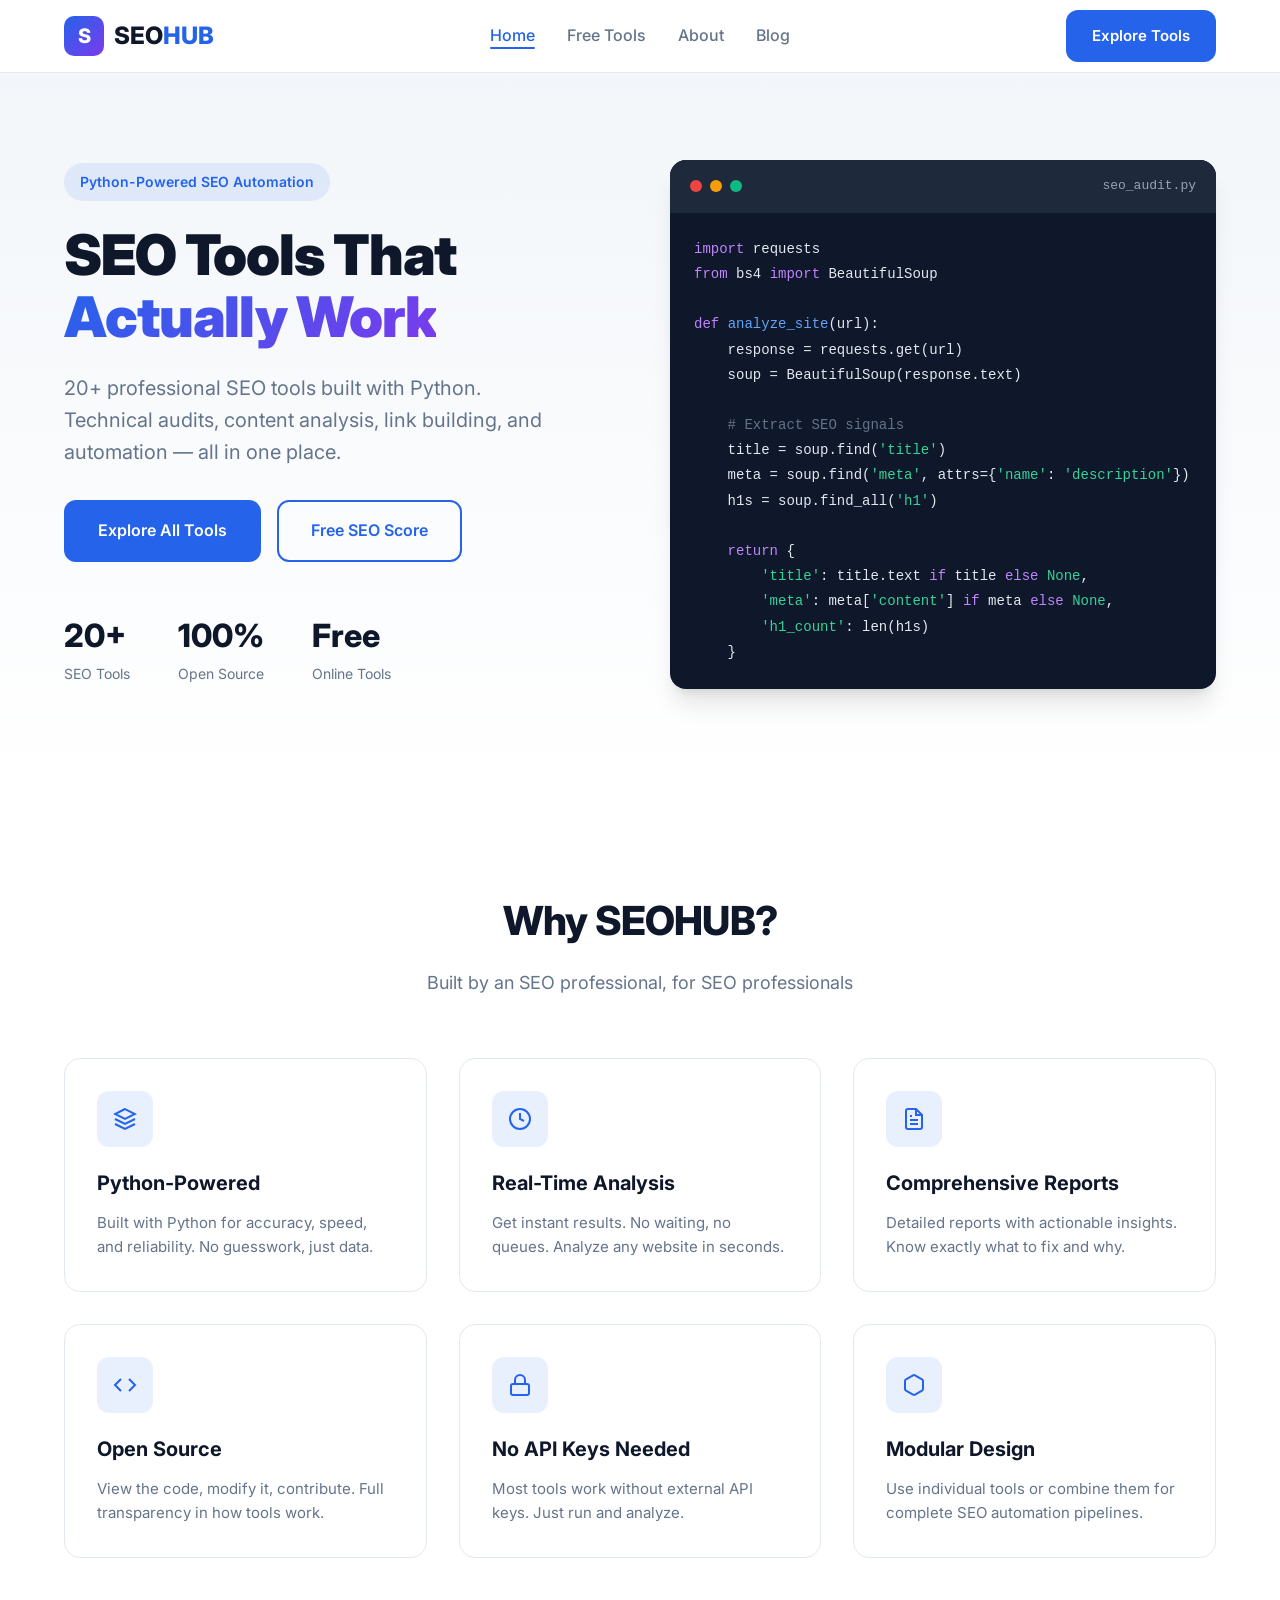
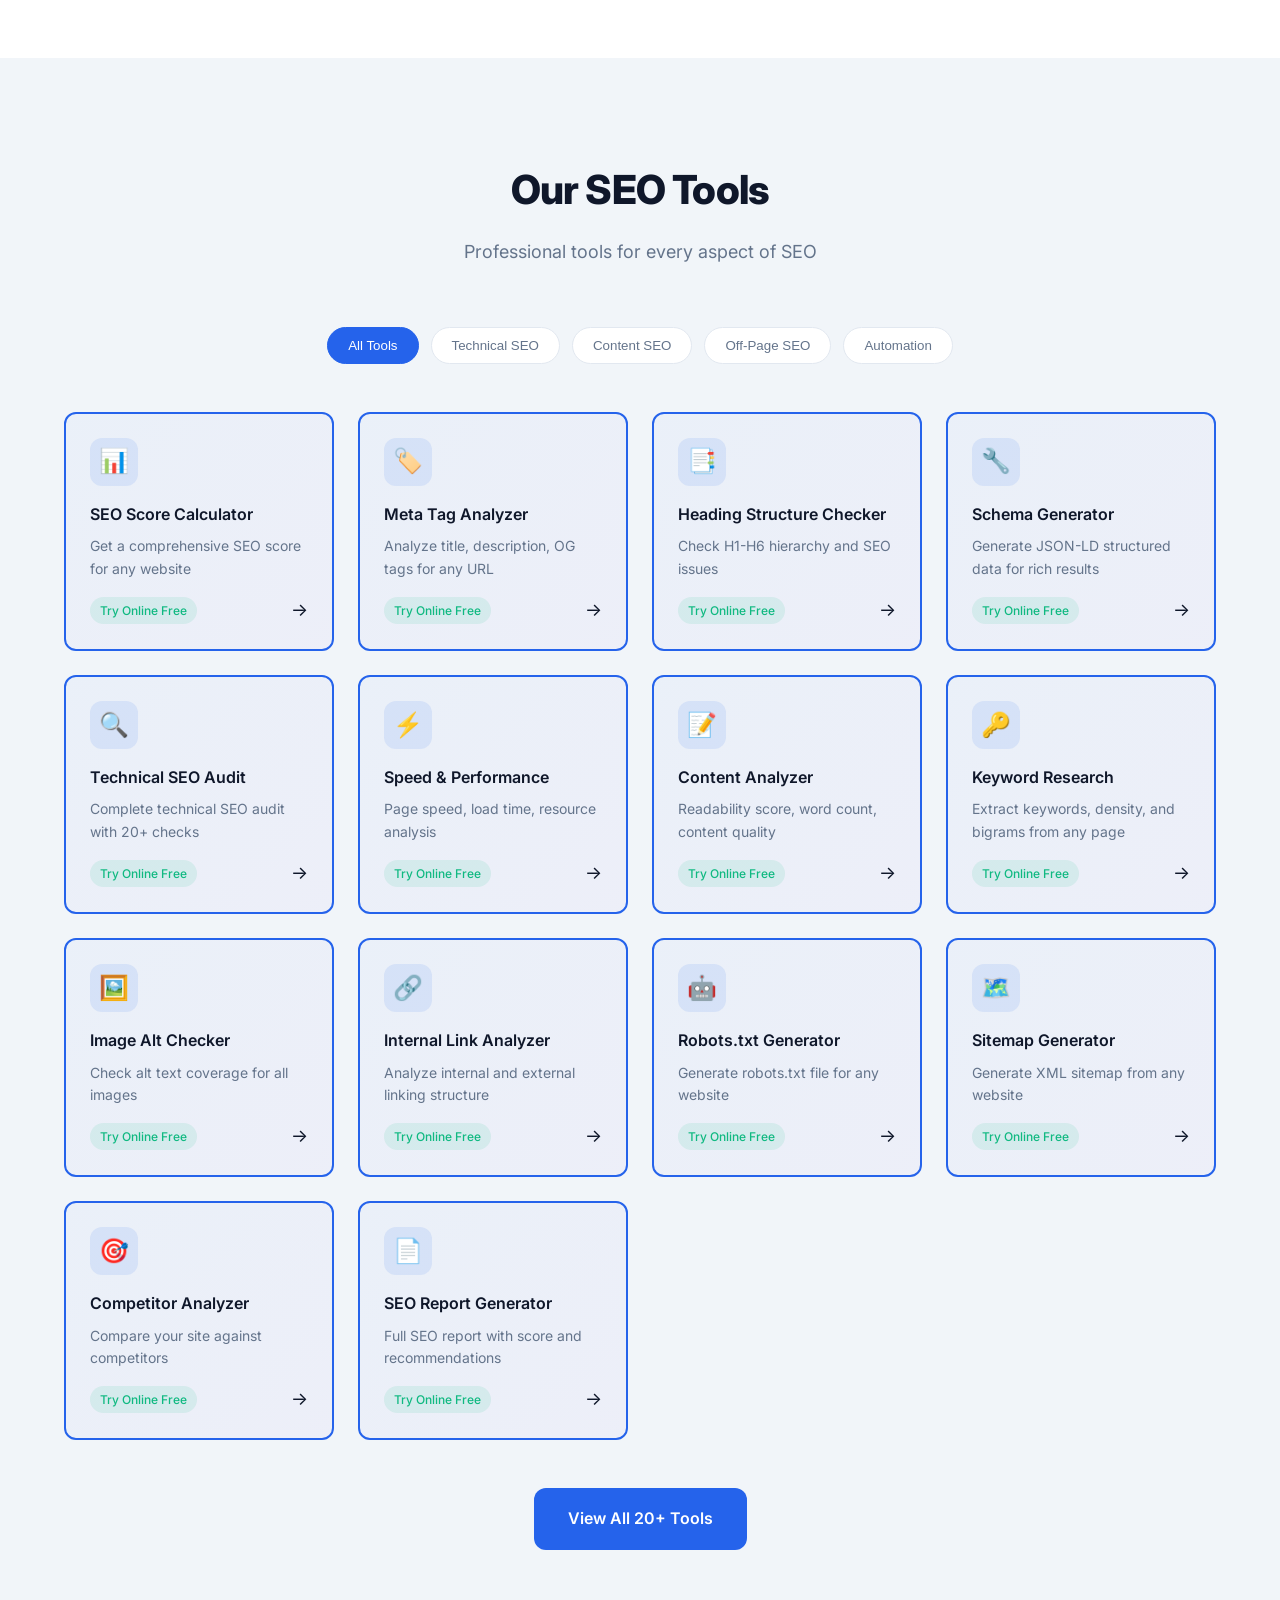
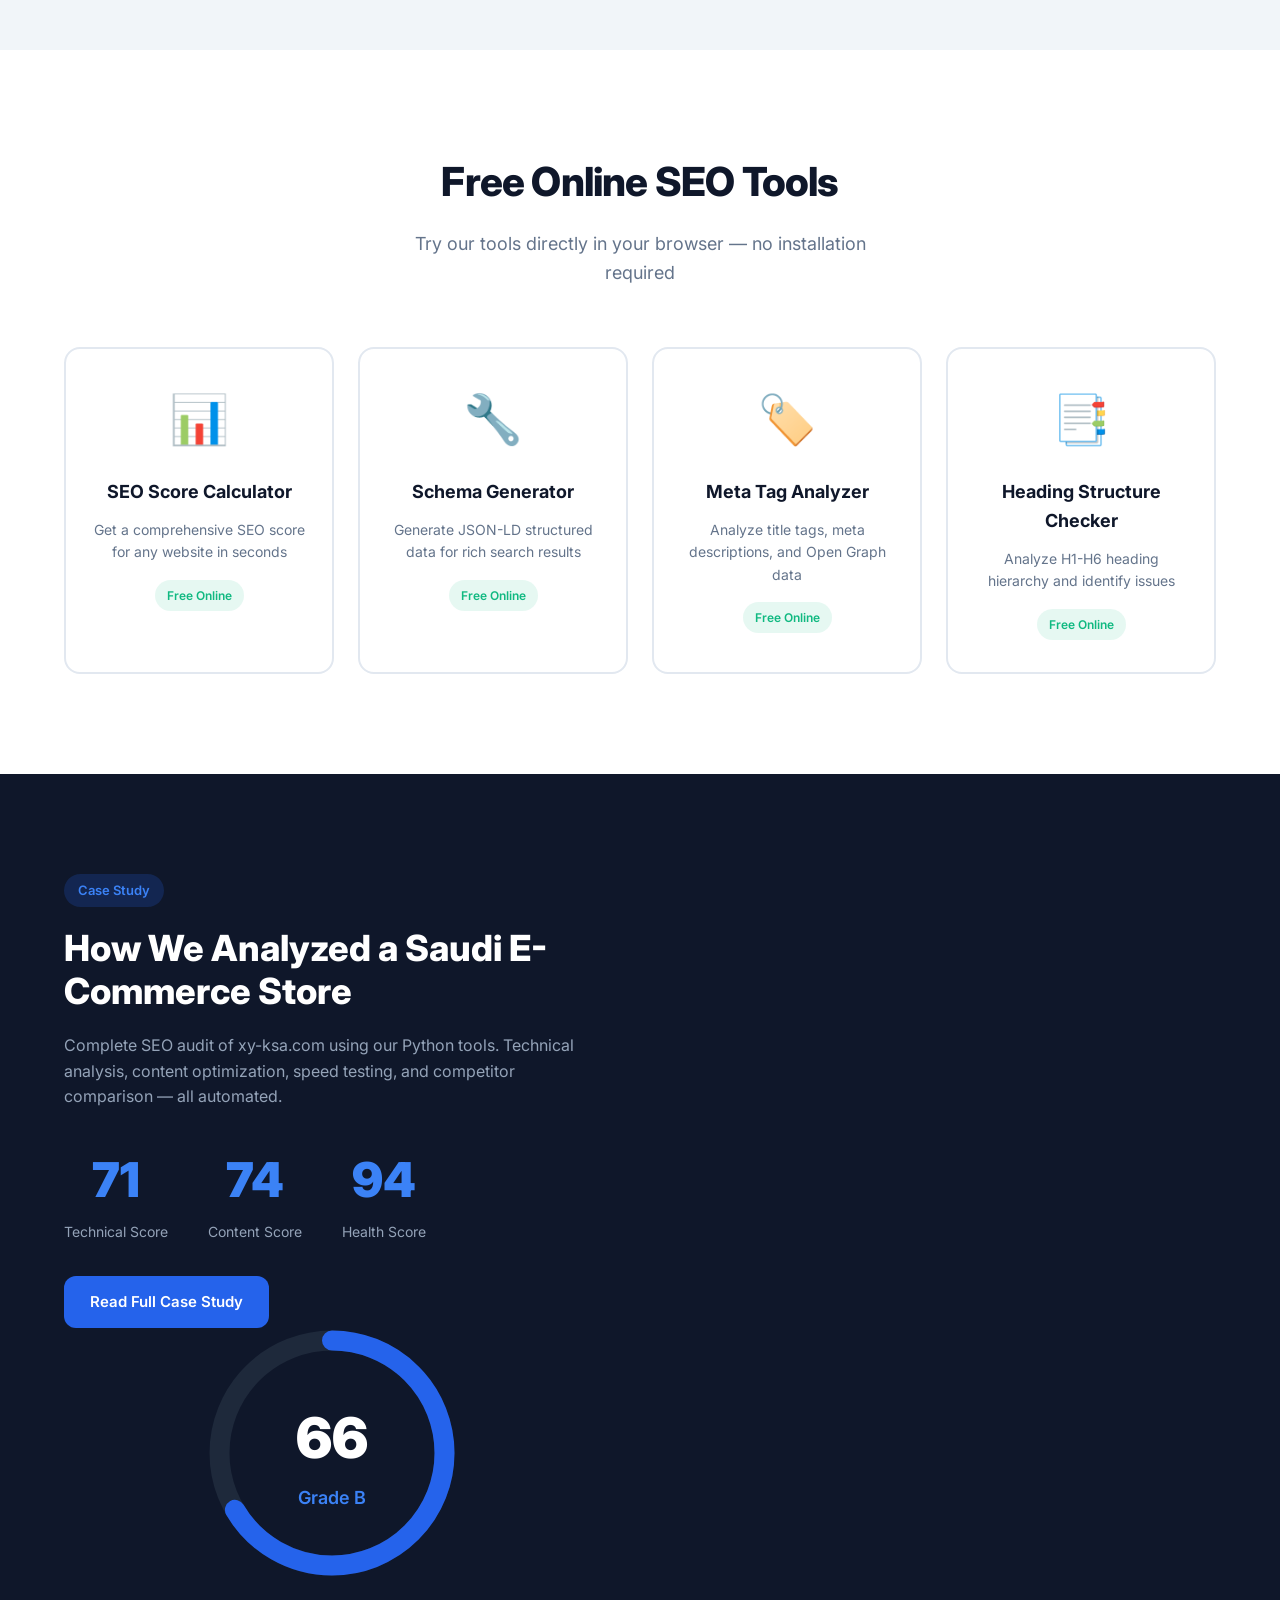
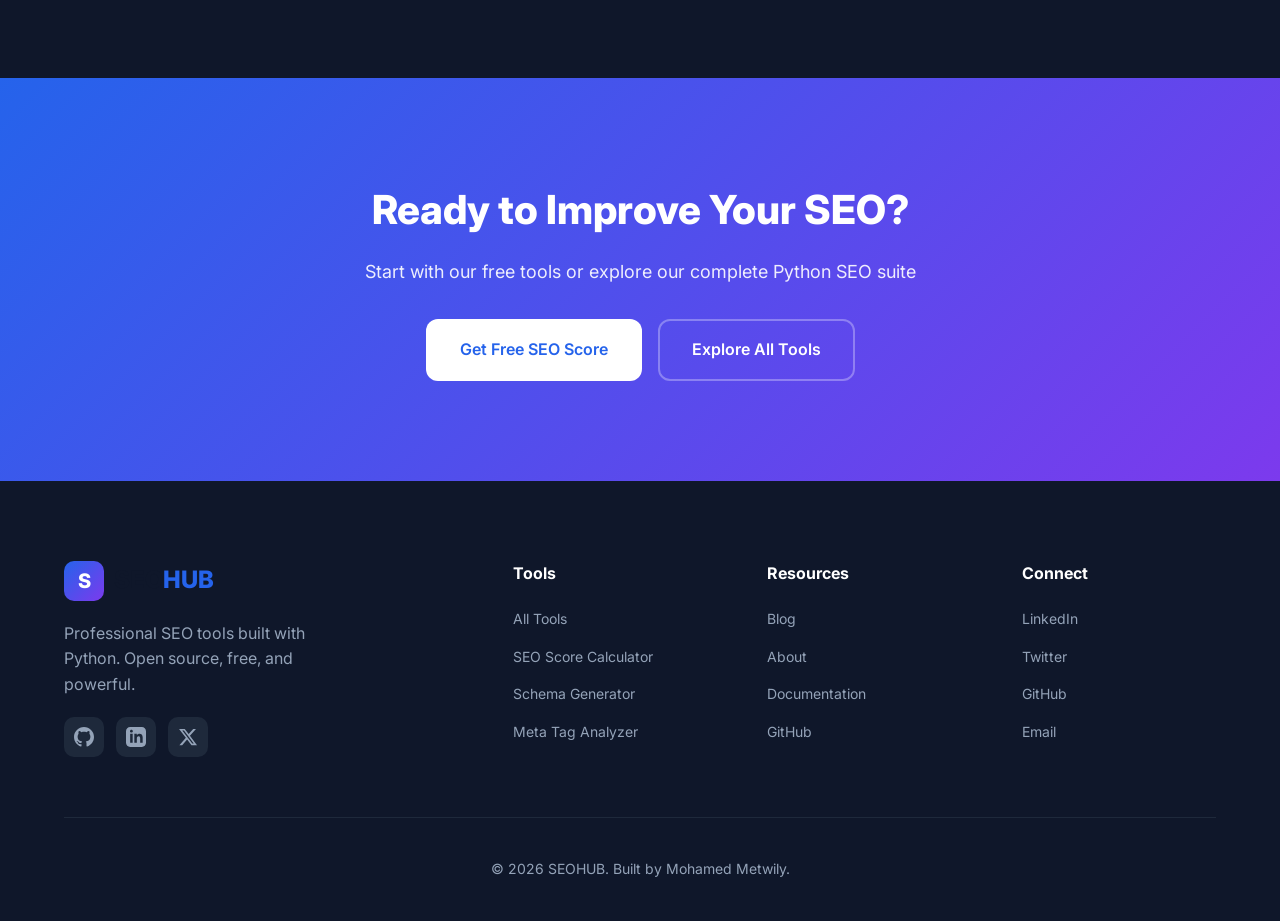
<file: index.html>
<!DOCTYPE html>
<html lang="en">
<head>
    <meta charset="UTF-8">
    <meta name="viewport" content="width=device-width, initial-scale=1.0">
    <title>SEOHUB - Professional SEO Tools & Automation</title>
    <meta name="description" content="20+ Python-powered SEO tools for technical audits, content analysis, link building, and automation. Free online SEO tools.">
    <link href="https://fonts.googleapis.com/css2?family=Inter:wght@300;400;500;600;700;800;900&display=swap" rel="stylesheet">
    <link rel="stylesheet" href="css/style.css">
</head>
<body>
    <!-- Header -->
    <header class="header">
        <div class="container">
            <nav class="nav">
                <a href="index.html" class="logo">
                    <span class="logo-icon">S</span>
                    <span class="logo-text">SEO<span class="logo-accent">HUB</span></span>
                </a>
                <ul class="nav-links">
                    <li><a href="index.html" class="active">Home</a></li>
                    <li><a href="tools.html">Free Tools</a></li>
                    <li><a href="about.html">About</a></li>
                    <li><a href="blog.html">Blog</a></li>
                </ul>
                <div class="nav-cta">
                    <a href="tools.html" class="btn btn-primary">Explore Tools</a>
                </div>
                <button class="mobile-menu-btn" aria-label="Menu">
                    <span></span><span></span><span></span>
                </button>
            </nav>
        </div>
    </header>

    <!-- Hero Section -->
    <section class="hero">
        <div class="container">
            <div class="hero-content">
                <div class="hero-badge">Python-Powered SEO Automation</div>
                <h1>SEO Tools That <span class="gradient-text">Actually Work</span></h1>
                <p class="hero-subtitle">20+ professional SEO tools built with Python. Technical audits, content analysis, link building, and automation — all in one place.</p>
                <div class="hero-cta">
                    <a href="tools.html" class="btn btn-primary btn-lg">Explore All Tools</a>
                    <a href="tools/seo-score-calculator.html" class="btn btn-outline btn-lg">Free SEO Score</a>
                </div>
                <div class="hero-stats">
                    <div class="stat">
                        <span class="stat-number">20+</span>
                        <span class="stat-label">SEO Tools</span>
                    </div>
                    <div class="stat">
                        <span class="stat-number">100%</span>
                        <span class="stat-label">Open Source</span>
                    </div>
                    <div class="stat">
                        <span class="stat-number">Free</span>
                        <span class="stat-label">Online Tools</span>
                    </div>
                </div>
            </div>
            <div class="hero-visual">
                <div class="code-block">
                    <div class="code-header">
                        <span class="dot red"></span>
                        <span class="dot yellow"></span>
                        <span class="dot green"></span>
                        <span class="code-title">seo_audit.py</span>
                    </div>
                    <pre class="code-content"><code><span class="keyword">import</span> requests
<span class="keyword">from</span> bs4 <span class="keyword">import</span> BeautifulSoup

<span class="keyword">def</span> <span class="function">analyze_site</span>(url):
    response = requests.get(url)
    soup = BeautifulSoup(response.text)
    
    <span class="comment"># Extract SEO signals</span>
    title = soup.find(<span class="string">'title'</span>)
    meta = soup.find(<span class="string">'meta'</span>, attrs={<span class="string">'name'</span>: <span class="string">'description'</span>})
    h1s = soup.find_all(<span class="string">'h1'</span>)
    
    <span class="keyword">return</span> {
        <span class="string">'title'</span>: title.text <span class="keyword">if</span> title <span class="keyword">else</span> <span class="string">None</span>,
        <span class="string">'meta'</span>: meta[<span class="string">'content'</span>] <span class="keyword">if</span> meta <span class="keyword">else</span> <span class="string">None</span>,
        <span class="string">'h1_count'</span>: len(h1s)
    }</code></pre>
                </div>
            </div>
        </div>
    </section>

    <!-- Features Section -->
    <section class="features">
        <div class="container">
            <div class="section-header">
                <h2>Why SEOHUB?</h2>
                <p>Built by an SEO professional, for SEO professionals</p>
            </div>
            <div class="features-grid">
                <div class="feature-card">
                    <div class="feature-icon">
                        <svg width="24" height="24" viewBox="0 0 24 24" fill="none" stroke="currentColor" stroke-width="2"><path d="M12 2L2 7l10 5 10-5-10-5zM2 17l10 5 10-5M2 12l10 5 10-5"/></svg>
                    </div>
                    <h3>Python-Powered</h3>
                    <p>Built with Python for accuracy, speed, and reliability. No guesswork, just data.</p>
                </div>
                <div class="feature-card">
                    <div class="feature-icon">
                        <svg width="24" height="24" viewBox="0 0 24 24" fill="none" stroke="currentColor" stroke-width="2"><circle cx="12" cy="12" r="10"/><path d="M12 6v6l4 2"/></svg>
                    </div>
                    <h3>Real-Time Analysis</h3>
                    <p>Get instant results. No waiting, no queues. Analyze any website in seconds.</p>
                </div>
                <div class="feature-card">
                    <div class="feature-icon">
                        <svg width="24" height="24" viewBox="0 0 24 24" fill="none" stroke="currentColor" stroke-width="2"><path d="M14 2H6a2 2 0 0 0-2 2v16a2 2 0 0 0 2 2h12a2 2 0 0 0 2-2V8z"/><polyline points="14 2 14 8 20 8"/><line x1="16" y1="13" x2="8" y2="13"/><line x1="16" y1="17" x2="8" y2="17"/><polyline points="10 9 9 9 8 9"/></svg>
                    </div>
                    <h3>Comprehensive Reports</h3>
                    <p>Detailed reports with actionable insights. Know exactly what to fix and why.</p>
                </div>
                <div class="feature-card">
                    <div class="feature-icon">
                        <svg width="24" height="24" viewBox="0 0 24 24" fill="none" stroke="currentColor" stroke-width="2"><polyline points="16 18 22 12 16 6"/><polyline points="8 6 2 12 8 18"/></svg>
                    </div>
                    <h3>Open Source</h3>
                    <p>View the code, modify it, contribute. Full transparency in how tools work.</p>
                </div>
                <div class="feature-card">
                    <div class="feature-icon">
                        <svg width="24" height="24" viewBox="0 0 24 24" fill="none" stroke="currentColor" stroke-width="2"><rect x="3" y="11" width="18" height="11" rx="2" ry="2"/><path d="M7 11V7a5 5 0 0 1 10 0v4"/></svg>
                    </div>
                    <h3>No API Keys Needed</h3>
                    <p>Most tools work without external API keys. Just run and analyze.</p>
                </div>
                <div class="feature-card">
                    <div class="feature-icon">
                        <svg width="24" height="24" viewBox="0 0 24 24" fill="none" stroke="currentColor" stroke-width="2"><path d="M21 16V8a2 2 0 0 0-1-1.73l-7-4a2 2 0 0 0-2 0l-7 4A2 2 0 0 0 3 8v8a2 2 0 0 0 1 1.73l7 4a2 2 0 0 0 2 0l7-4A2 2 0 0 0 21 16z"/></svg>
                    </div>
                    <h3>Modular Design</h3>
                    <p>Use individual tools or combine them for complete SEO automation pipelines.</p>
                </div>
            </div>
        </div>
    </section>

    <!-- Tools Preview Section -->
    <section class="tools-preview">
        <div class="container">
            <div class="section-header">
                <h2>Our SEO Tools</h2>
                <p>Professional tools for every aspect of SEO</p>
            </div>
            <div class="tools-categories">
                <button class="category-btn active" data-category="all">All Tools</button>
                <button class="category-btn" data-category="technical">Technical SEO</button>
                <button class="category-btn" data-category="content">Content SEO</button>
                <button class="category-btn" data-category="offpage">Off-Page SEO</button>
                <button class="category-btn" data-category="automation">Automation</button>
            </div>
            <div class="tools-grid" id="toolsGrid">
                <!-- Tools will be populated by JS -->
            </div>
            <div class="tools-cta">
                <a href="tools.html" class="btn btn-primary btn-lg">View All 20+ Tools</a>
            </div>
        </div>
    </section>

    <!-- Free Tools Section -->
    <section class="free-tools">
        <div class="container">
            <div class="section-header">
                <h2>Free Online SEO Tools</h2>
                <p>Try our tools directly in your browser — no installation required</p>
            </div>
            <div class="free-tools-grid">
                <a href="tools.html" class="free-tool-card">
                    <div class="free-tool-icon">📊</div>
                    <h3>SEO Score Calculator</h3>
                    <p>Get a comprehensive SEO score for any website in seconds</p>
                    <span class="free-badge">Free Online</span>
                </a>
                <a href="tools.html" class="free-tool-card">
                    <div class="free-tool-icon">🔧</div>
                    <h3>Schema Generator</h3>
                    <p>Generate JSON-LD structured data for rich search results</p>
                    <span class="free-badge">Free Online</span>
                </a>
                <a href="tools.html" class="free-tool-card">
                    <div class="free-tool-icon">🏷️</div>
                    <h3>Meta Tag Analyzer</h3>
                    <p>Analyze title tags, meta descriptions, and Open Graph data</p>
                    <span class="free-badge">Free Online</span>
                </a>
                <a href="tools.html" class="free-tool-card">
                    <div class="free-tool-icon">📑</div>
                    <h3>Heading Structure Checker</h3>
                    <p>Analyze H1-H6 heading hierarchy and identify issues</p>
                    <span class="free-badge">Free Online</span>
                </a>
            </div>
        </div>
    </section>

    <!-- Case Study Section -->
    <section class="case-study">
        <div class="container">
            <div class="case-study-content">
                <div class="case-study-text">
                    <span class="case-study-badge">Case Study</span>
                    <h2>How We Analyzed a Saudi E-Commerce Store</h2>
                    <p>Complete SEO audit of xy-ksa.com using our Python tools. Technical analysis, content optimization, speed testing, and competitor comparison — all automated.</p>
                    <div class="case-study-results">
                        <div class="result">
                            <span class="result-score">71</span>
                            <span class="result-label">Technical Score</span>
                        </div>
                        <div class="result">
                            <span class="result-score">74</span>
                            <span class="result-label">Content Score</span>
                        </div>
                        <div class="result">
                            <span class="result-score">94</span>
                            <span class="result-label">Health Score</span>
                        </div>
                    </div>
                    <a href="blog/xy-ksa-case-study.html" class="btn btn-primary">Read Full Case Study</a>
                </div>
                <div class="case-study-visual">
                    <div class="score-circle">
                        <svg viewBox="0 0 100 100">
                            <circle cx="50" cy="50" r="45" class="score-bg"></circle>
                            <circle cx="50" cy="50" r="45" class="score-fill" style="stroke-dashoffset: 95"></circle>
                        </svg>
                        <div class="score-text">
                            <span class="score-number">66</span>
                            <span class="score-grade">Grade B</span>
                        </div>
                    </div>
                </div>
            </div>
        </div>
    </section>

    <!-- CTA Section -->
    <section class="cta-section">
        <div class="container">
            <h2>Ready to Improve Your SEO?</h2>
            <p>Start with our free tools or explore our complete Python SEO suite</p>
            <div class="cta-buttons">
                <a href="tools.html" class="btn btn-white btn-lg">Get Free SEO Score</a>
                <a href="tools.html" class="btn btn-outline-white btn-lg">Explore All Tools</a>
            </div>
        </div>
    </section>

    <!-- Footer -->
    <footer class="footer">
        <div class="container">
            <div class="footer-grid">
                <div class="footer-brand">
                    <a href="index.html" class="logo">
                        <span class="logo-icon">S</span>
                        <span class="logo-text">SEO<span class="logo-accent">HUB</span></span>
                    </a>
                    <p>Professional SEO tools built with Python. Open source, free, and powerful.</p>
                    <div class="social-links">
                        <a href="#" aria-label="GitHub">
                            <svg width="20" height="20" viewBox="0 0 24 24" fill="currentColor"><path d="M12 0c-6.626 0-12 5.373-12 12 0 5.302 3.438 9.8 8.207 11.387.599.111.793-.261.793-.577v-2.234c-3.338.726-4.033-1.416-4.033-1.416-.546-1.387-1.333-1.756-1.333-1.756-1.089-.745.083-.729.083-.729 1.205.084 1.839 1.237 1.839 1.237 1.07 1.834 2.807 1.304 3.492.997.107-.775.418-1.305.762-1.604-2.665-.305-5.467-1.334-5.467-5.931 0-1.311.469-2.381 1.236-3.221-.124-.303-.535-1.524.117-3.176 0 0 1.008-.322 3.301 1.23.957-.266 1.983-.399 3.003-.404 1.02.005 2.047.138 3.006.404 2.291-1.552 3.297-1.23 3.297-1.23.653 1.653.242 2.874.118 3.176.77.84 1.235 1.911 1.235 3.221 0 4.609-2.807 5.624-5.479 5.921.43.372.823 1.102.823 2.222v3.293c0 .319.192.694.801.576 4.765-1.589 8.199-6.086 8.199-11.386 0-6.627-5.373-12-12-12z"/></svg>
                        </a>
                        <a href="#" aria-label="LinkedIn">
                            <svg width="20" height="20" viewBox="0 0 24 24" fill="currentColor"><path d="M19 0h-14c-2.761 0-5 2.239-5 5v14c0 2.761 2.239 5 5 5h14c2.762 0 5-2.239 5-5v-14c0-2.761-2.238-5-5-5zm-11 19h-3v-11h3v11zm-1.5-12.268c-.966 0-1.75-.79-1.75-1.764s.784-1.764 1.75-1.764 1.75.79 1.75 1.764-.783 1.764-1.75 1.764zm13.5 12.268h-3v-5.604c0-3.368-4-3.113-4 0v5.604h-3v-11h3v1.765c1.396-2.586 7-2.777 7 2.476v6.759z"/></svg>
                        </a>
                        <a href="#" aria-label="Twitter">
                            <svg width="20" height="20" viewBox="0 0 24 24" fill="currentColor"><path d="M18.244 2.25h3.308l-7.227 8.26 8.502 11.24H16.17l-5.214-6.817L4.99 21.75H1.68l7.73-8.835L1.254 2.25H8.08l4.713 6.231zm-1.161 17.52h1.833L7.084 4.126H5.117z"/></svg>
                        </a>
                    </div>
                </div>
                <div class="footer-links">
                    <h4>Tools</h4>
                    <ul>
                        <li><a href="tools.html">All Tools</a></li>
                        <li><a href="tools/seo-score-calculator.html">SEO Score Calculator</a></li>
                        <li><a href="tools/schema-generator.html">Schema Generator</a></li>
                        <li><a href="tools/meta-tag-analyzer.html">Meta Tag Analyzer</a></li>
                    </ul>
                </div>
                <div class="footer-links">
                    <h4>Resources</h4>
                    <ul>
                        <li><a href="blog.html">Blog</a></li>
                        <li><a href="about.html">About</a></li>
                        <li><a href="#">Documentation</a></li>
                        <li><a href="#">GitHub</a></li>
                    </ul>
                </div>
                <div class="footer-links">
                    <h4>Connect</h4>
                    <ul>
                        <li><a href="#">LinkedIn</a></li>
                        <li><a href="#">Twitter</a></li>
                        <li><a href="#">GitHub</a></li>
                        <li><a href="mailto:mmetwily1@gmail.com">Email</a></li>
                    </ul>
                </div>
            </div>
            <div class="footer-bottom">
                <p>&copy; 2026 SEOHUB. Built by Mohamed Metwily.</p>
            </div>
        </div>
    </footer>

    <script src="js/main.js"></script>
</body>
</html>
</file>
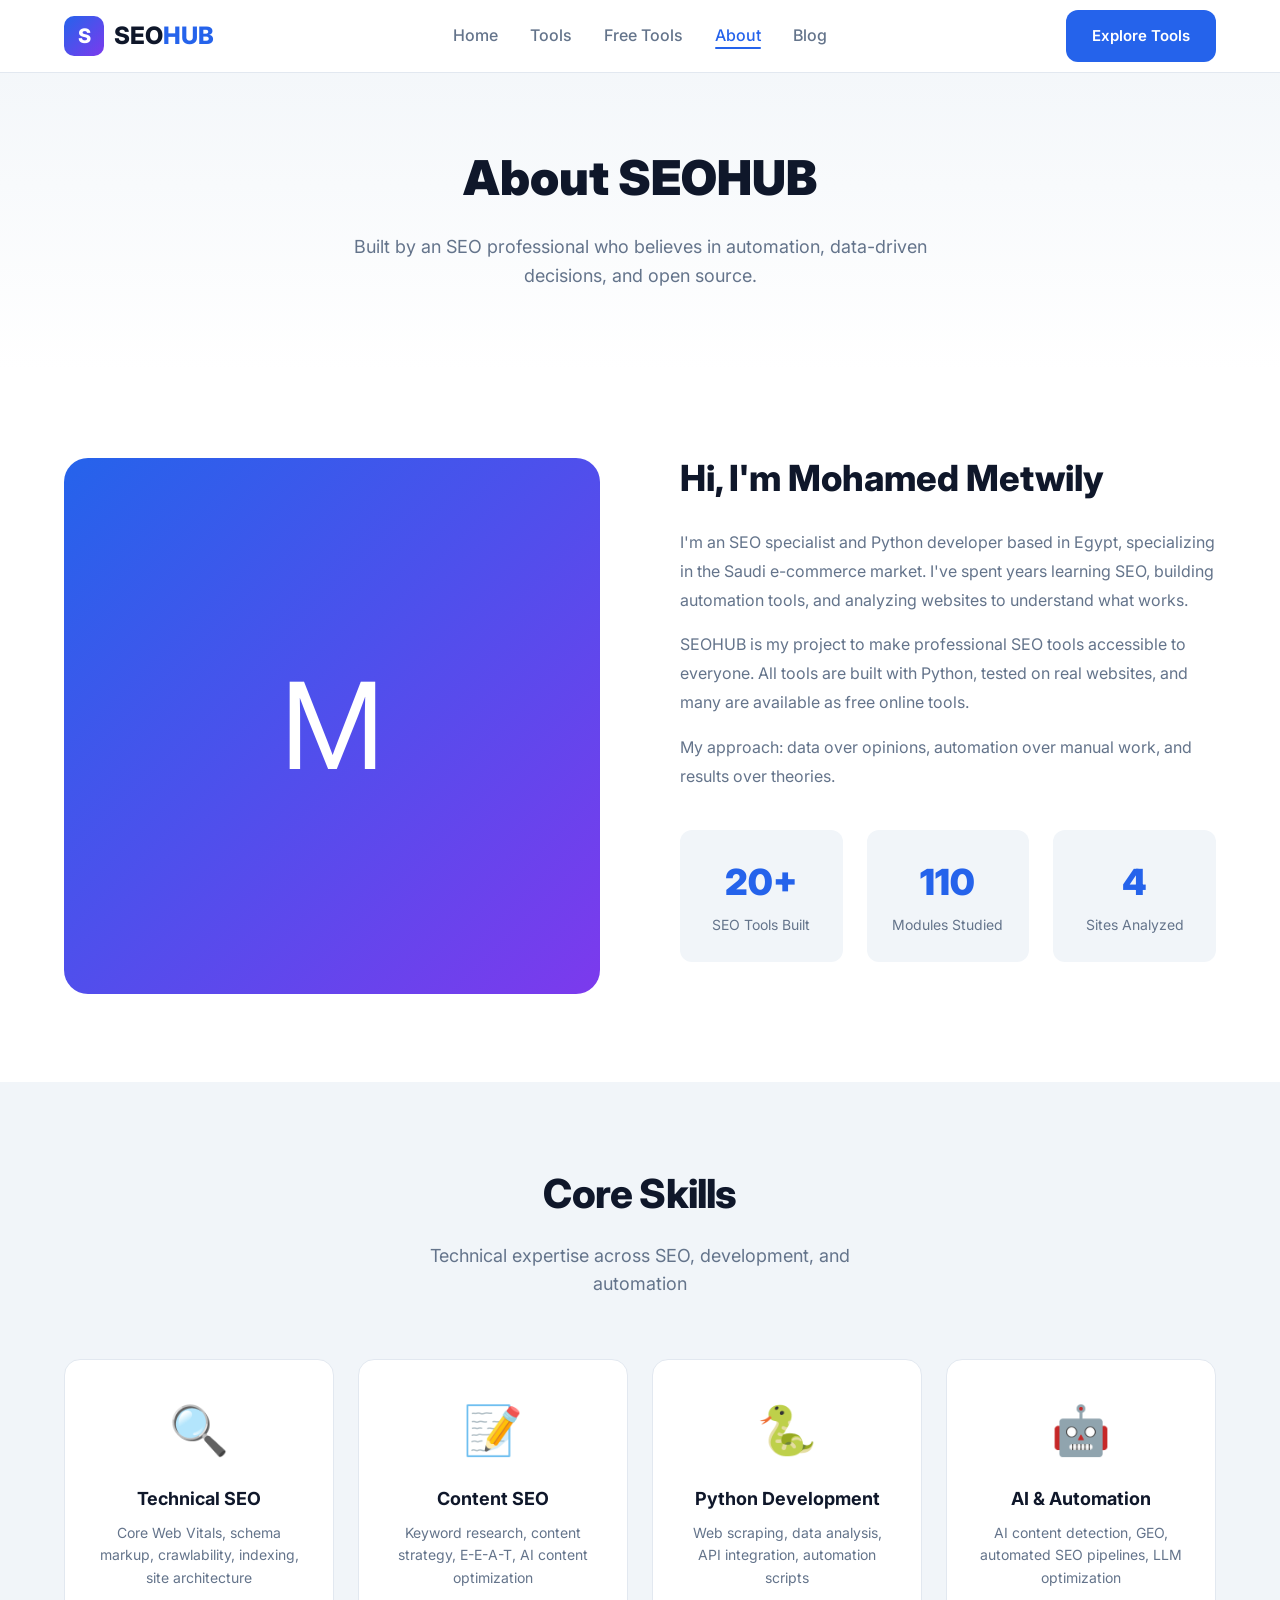
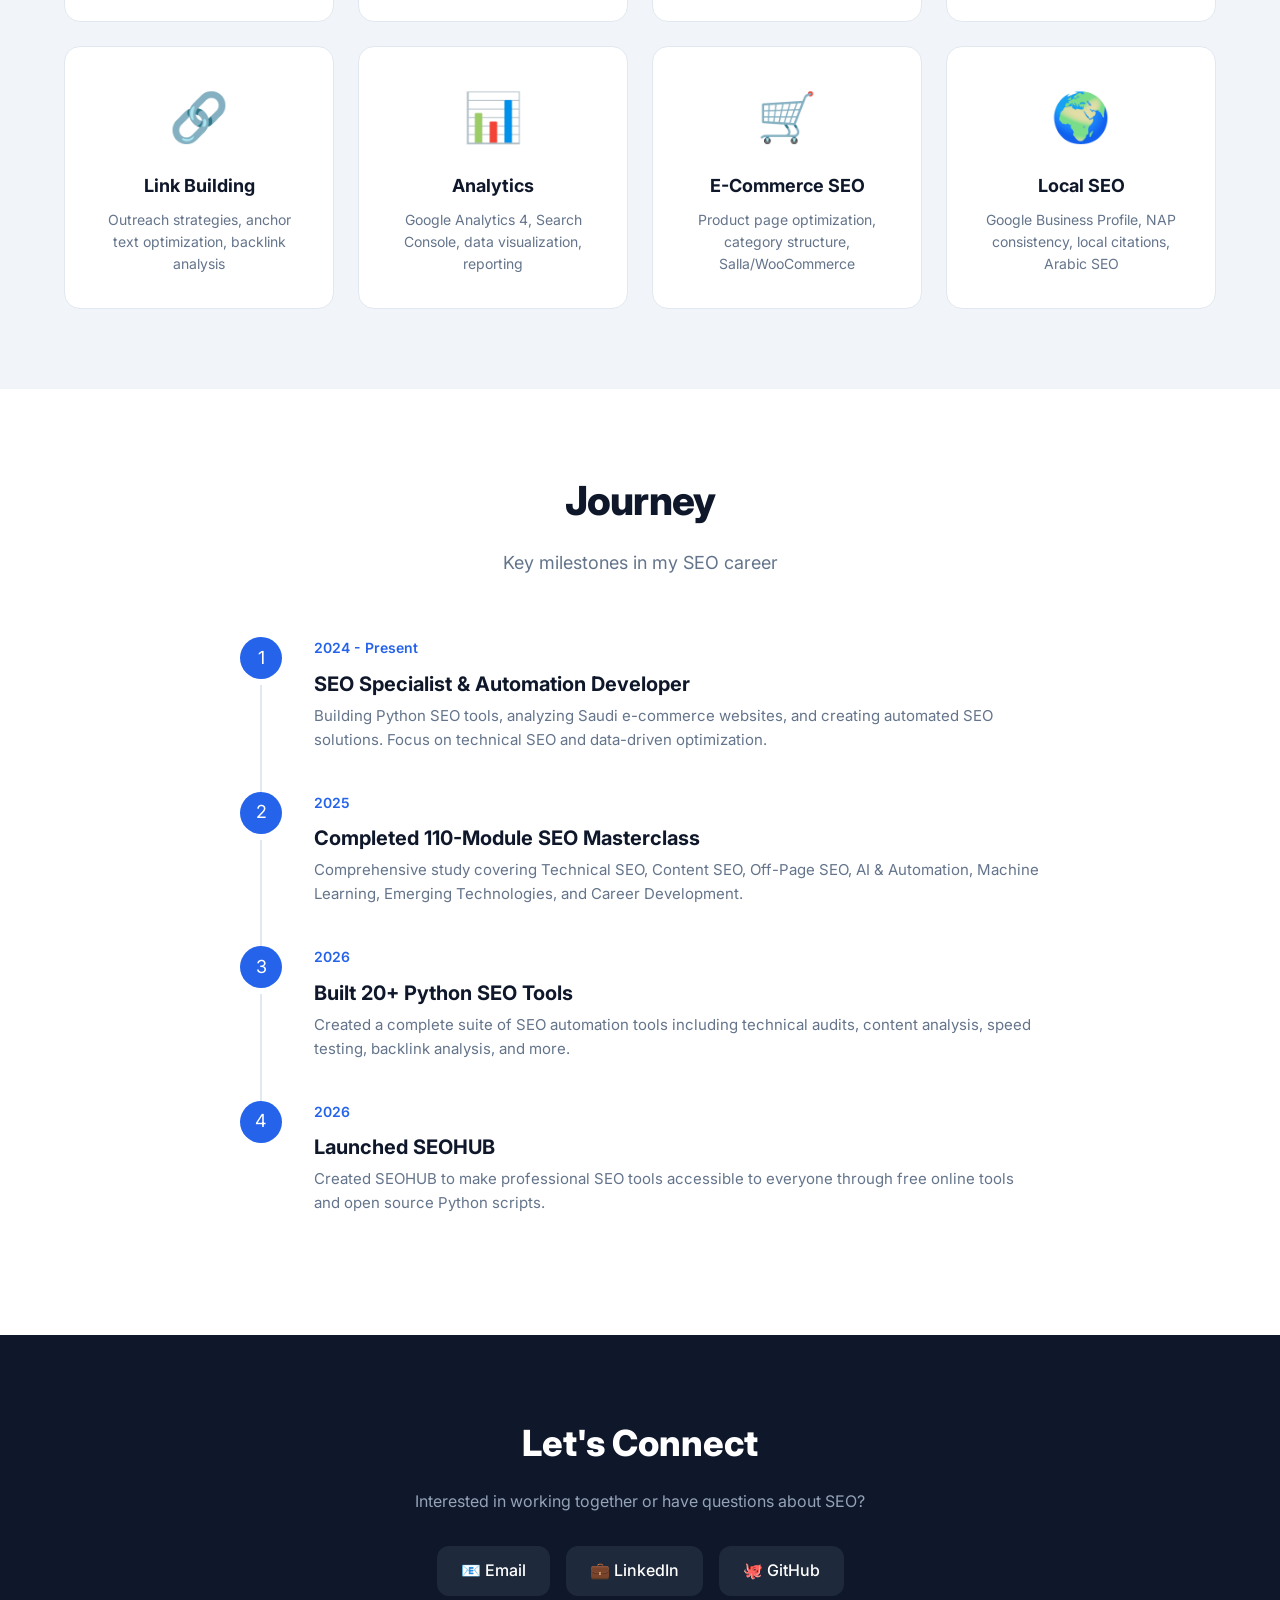
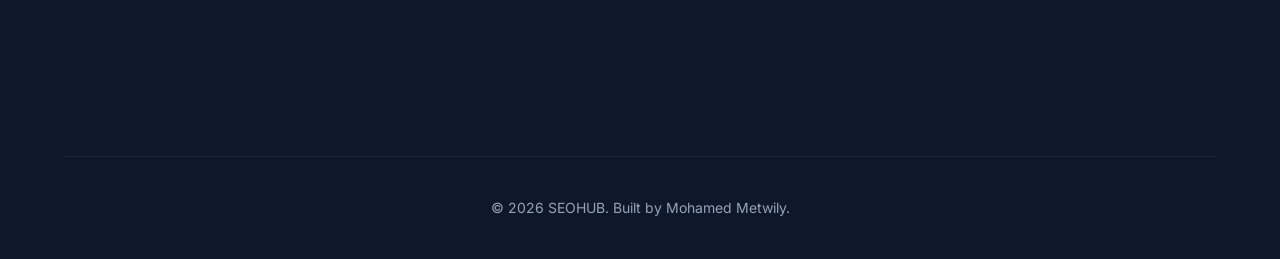
<file: about.html>
<!DOCTYPE html>
<html lang="en">
<head>
    <meta charset="UTF-8">
    <meta name="viewport" content="width=device-width, initial-scale=1.0">
    <title>About - SEOHUB</title>
    <meta name="description" content="About Mohamed Metwily - SEO specialist, Python developer, and automation expert.">
    <link href="https://fonts.googleapis.com/css2?family=Inter:wght@300;400;500;600;700;800;900&display=swap" rel="stylesheet">
    <link rel="stylesheet" href="css/style.css">
    <style>
        .about-hero { padding: 140px 0 80px; background: linear-gradient(180deg, var(--gray-5) 0%, var(--white) 100%); text-align: center; }
        .about-hero h1 { font-size: 48px; font-weight: 900; margin-bottom: 16px; }
        .about-hero p { font-size: 18px; color: var(--gray-1); max-width: 600px; margin: 0 auto; }
        .about-content { padding: 80px 0; }
        .about-grid { display: grid; grid-template-columns: 1fr 1fr; gap: 80px; align-items: center; }
        .about-image { position: relative; }
        .about-image-box { width: 100%; aspect-ratio: 1; background: var(--gradient-1); border-radius: var(--radius-xl); display: flex; align-items: center; justify-content: center; font-size: 120px; color: white; }
        .about-text h2 { font-size: 36px; font-weight: 800; margin-bottom: 20px; }
        .about-text p { color: var(--gray-1); margin-bottom: 16px; line-height: 1.8; }
        .about-stats { display: grid; grid-template-columns: repeat(3, 1fr); gap: 24px; margin: 40px 0; }
        .about-stat { text-align: center; padding: 24px; background: var(--gray-5); border-radius: var(--radius); }
        .about-stat .number { display: block; font-size: 36px; font-weight: 900; color: var(--primary); }
        .about-stat .label { font-size: 14px; color: var(--gray-1); }
        .skills-section { padding: 80px 0; background: var(--gray-5); }
        .skills-grid { display: grid; grid-template-columns: repeat(4, 1fr); gap: 24px; }
        .skill-card { padding: 32px; background: var(--white); border-radius: var(--radius-lg); text-align: center; border: 1px solid var(--gray-4); }
        .skill-icon { font-size: 48px; margin-bottom: 16px; }
        .skill-card h3 { font-size: 18px; font-weight: 700; margin-bottom: 8px; }
        .skill-card p { font-size: 14px; color: var(--gray-1); }
        .timeline-section { padding: 80px 0; }
        .timeline { max-width: 800px; margin: 0 auto; }
        .timeline-item { display: flex; gap: 32px; margin-bottom: 40px; position: relative; }
        .timeline-item::before { content: ''; position: absolute; left: 20px; top: 48px; bottom: -40px; width: 2px; background: var(--gray-4); }
        .timeline-item:last-child::before { display: none; }
        .timeline-dot { width: 42px; height: 42px; background: var(--primary); border-radius: 50%; display: flex; align-items: center; justify-content: center; color: white; font-size: 18px; flex-shrink: 0; z-index: 1; }
        .timeline-content h3 { font-size: 20px; font-weight: 700; margin-bottom: 4px; }
        .timeline-content .date { font-size: 14px; color: var(--primary); font-weight: 600; margin-bottom: 8px; }
        .timeline-content p { color: var(--gray-1); font-size: 15px; }
        .contact-section { padding: 80px 0; background: var(--dark); color: white; text-align: center; }
        .contact-section h2 { font-size: 36px; font-weight: 800; margin-bottom: 16px; }
        .contact-section p { color: var(--gray-2); margin-bottom: 32px; }
        .contact-links { display: flex; justify-content: center; gap: 16px; flex-wrap: wrap; }
        .contact-link { display: flex; align-items: center; gap: 8px; padding: 12px 24px; background: var(--dark-2); border-radius: var(--radius); color: white; font-weight: 500; transition: var(--transition); }
        .contact-link:hover { background: var(--primary); }
        @media (max-width: 1024px) { .about-grid { grid-template-columns: 1fr; } .skills-grid { grid-template-columns: repeat(2, 1fr); } }
    </style>
</head>
<body>
    <header class="header">
        <div class="container">
            <nav class="nav">
                <a href="index.html" class="logo">
                    <span class="logo-icon">S</span>
                    <span class="logo-text">SEO<span class="logo-accent">HUB</span></span>
                </a>
                <ul class="nav-links">
                    <li><a href="index.html">Home</a></li>
                    <li><a href="tools.html">Tools</a></li>
                    <li><a href="tools.html">Free Tools</a></li>
                    <li><a href="about.html" class="active">About</a></li>
                    <li><a href="blog.html">Blog</a></li>
                </ul>
                <div class="nav-cta">
                    <a href="tools.html" class="btn btn-primary">Explore Tools</a>
                </div>
                <button class="mobile-menu-btn" aria-label="Menu">
                    <span></span><span></span><span></span>
                </button>
            </nav>
        </div>
    </header>

    <section class="about-hero">
        <div class="container">
            <h1>About SEOHUB</h1>
            <p>Built by an SEO professional who believes in automation, data-driven decisions, and open source.</p>
        </div>
    </section>

    <section class="about-content">
        <div class="container">
            <div class="about-grid">
                <div class="about-image">
                    <div class="about-image-box">M</div>
                </div>
                <div class="about-text">
                    <h2>Hi, I'm Mohamed Metwily</h2>
                    <p>I'm an SEO specialist and Python developer based in Egypt, specializing in the Saudi e-commerce market. I've spent years learning SEO, building automation tools, and analyzing websites to understand what works.</p>
                    <p>SEOHUB is my project to make professional SEO tools accessible to everyone. All tools are built with Python, tested on real websites, and many are available as free online tools.</p>
                    <p>My approach: data over opinions, automation over manual work, and results over theories.</p>
                    <div class="about-stats">
                        <div class="about-stat">
                            <span class="number">20+</span>
                            <span class="label">SEO Tools Built</span>
                        </div>
                        <div class="about-stat">
                            <span class="number">110</span>
                            <span class="label">Modules Studied</span>
                        </div>
                        <div class="about-stat">
                            <span class="number">4</span>
                            <span class="label">Sites Analyzed</span>
                        </div>
                    </div>
                </div>
            </div>
        </div>
    </section>

    <section class="skills-section">
        <div class="container">
            <div class="section-header">
                <h2>Core Skills</h2>
                <p>Technical expertise across SEO, development, and automation</p>
            </div>
            <div class="skills-grid">
                <div class="skill-card">
                    <div class="skill-icon">🔍</div>
                    <h3>Technical SEO</h3>
                    <p>Core Web Vitals, schema markup, crawlability, indexing, site architecture</p>
                </div>
                <div class="skill-card">
                    <div class="skill-icon">📝</div>
                    <h3>Content SEO</h3>
                    <p>Keyword research, content strategy, E-E-A-T, AI content optimization</p>
                </div>
                <div class="skill-card">
                    <div class="skill-icon">🐍</div>
                    <h3>Python Development</h3>
                    <p>Web scraping, data analysis, API integration, automation scripts</p>
                </div>
                <div class="skill-card">
                    <div class="skill-icon">🤖</div>
                    <h3>AI & Automation</h3>
                    <p>AI content detection, GEO, automated SEO pipelines, LLM optimization</p>
                </div>
                <div class="skill-card">
                    <div class="skill-icon">🔗</div>
                    <h3>Link Building</h3>
                    <p>Outreach strategies, anchor text optimization, backlink analysis</p>
                </div>
                <div class="skill-card">
                    <div class="skill-icon">📊</div>
                    <h3>Analytics</h3>
                    <p>Google Analytics 4, Search Console, data visualization, reporting</p>
                </div>
                <div class="skill-card">
                    <div class="skill-icon">🛒</div>
                    <h3>E-Commerce SEO</h3>
                    <p>Product page optimization, category structure, Salla/WooCommerce</p>
                </div>
                <div class="skill-card">
                    <div class="skill-icon">🌍</div>
                    <h3>Local SEO</h3>
                    <p>Google Business Profile, NAP consistency, local citations, Arabic SEO</p>
                </div>
            </div>
        </div>
    </section>

    <section class="timeline-section">
        <div class="container">
            <div class="section-header">
                <h2>Journey</h2>
                <p>Key milestones in my SEO career</p>
            </div>
            <div class="timeline">
                <div class="timeline-item">
                    <div class="timeline-dot">1</div>
                    <div class="timeline-content">
                        <div class="date">2024 - Present</div>
                        <h3>SEO Specialist & Automation Developer</h3>
                        <p>Building Python SEO tools, analyzing Saudi e-commerce websites, and creating automated SEO solutions. Focus on technical SEO and data-driven optimization.</p>
                    </div>
                </div>
                <div class="timeline-item">
                    <div class="timeline-dot">2</div>
                    <div class="timeline-content">
                        <div class="date">2025</div>
                        <h3>Completed 110-Module SEO Masterclass</h3>
                        <p>Comprehensive study covering Technical SEO, Content SEO, Off-Page SEO, AI & Automation, Machine Learning, Emerging Technologies, and Career Development.</p>
                    </div>
                </div>
                <div class="timeline-item">
                    <div class="timeline-dot">3</div>
                    <div class="timeline-content">
                        <div class="date">2026</div>
                        <h3>Built 20+ Python SEO Tools</h3>
                        <p>Created a complete suite of SEO automation tools including technical audits, content analysis, speed testing, backlink analysis, and more.</p>
                    </div>
                </div>
                <div class="timeline-item">
                    <div class="timeline-dot">4</div>
                    <div class="timeline-content">
                        <div class="date">2026</div>
                        <h3>Launched SEOHUB</h3>
                        <p>Created SEOHUB to make professional SEO tools accessible to everyone through free online tools and open source Python scripts.</p>
                    </div>
                </div>
            </div>
        </div>
    </section>

    <section class="contact-section">
        <div class="container">
            <h2>Let's Connect</h2>
            <p>Interested in working together or have questions about SEO?</p>
            <div class="contact-links">
                <a href="mailto:mmetwily1@gmail.com" class="contact-link">
                    📧 Email
                </a>
                <a href="https://www.linkedin.com/in/mohamed-metwily" class="contact-link" target="_blank">
                    💼 LinkedIn
                </a>
                <a href="https://github.com/mmetwily1-sudo" class="contact-link" target="_blank">
                    🐙 GitHub
                </a>
            </div>
        </div>
    </section>

    <footer class="footer">
        <div class="container">
            <div class="footer-bottom">
                <p>&copy; 2026 SEOHUB. Built by Mohamed Metwily.</p>
            </div>
        </div>
    </footer>

    <script>
    document.querySelector('.mobile-menu-btn')?.addEventListener('click', function() {
        document.querySelector('.nav-links').classList.toggle('active');
    });
    </script>
</body>
</html>
</file>
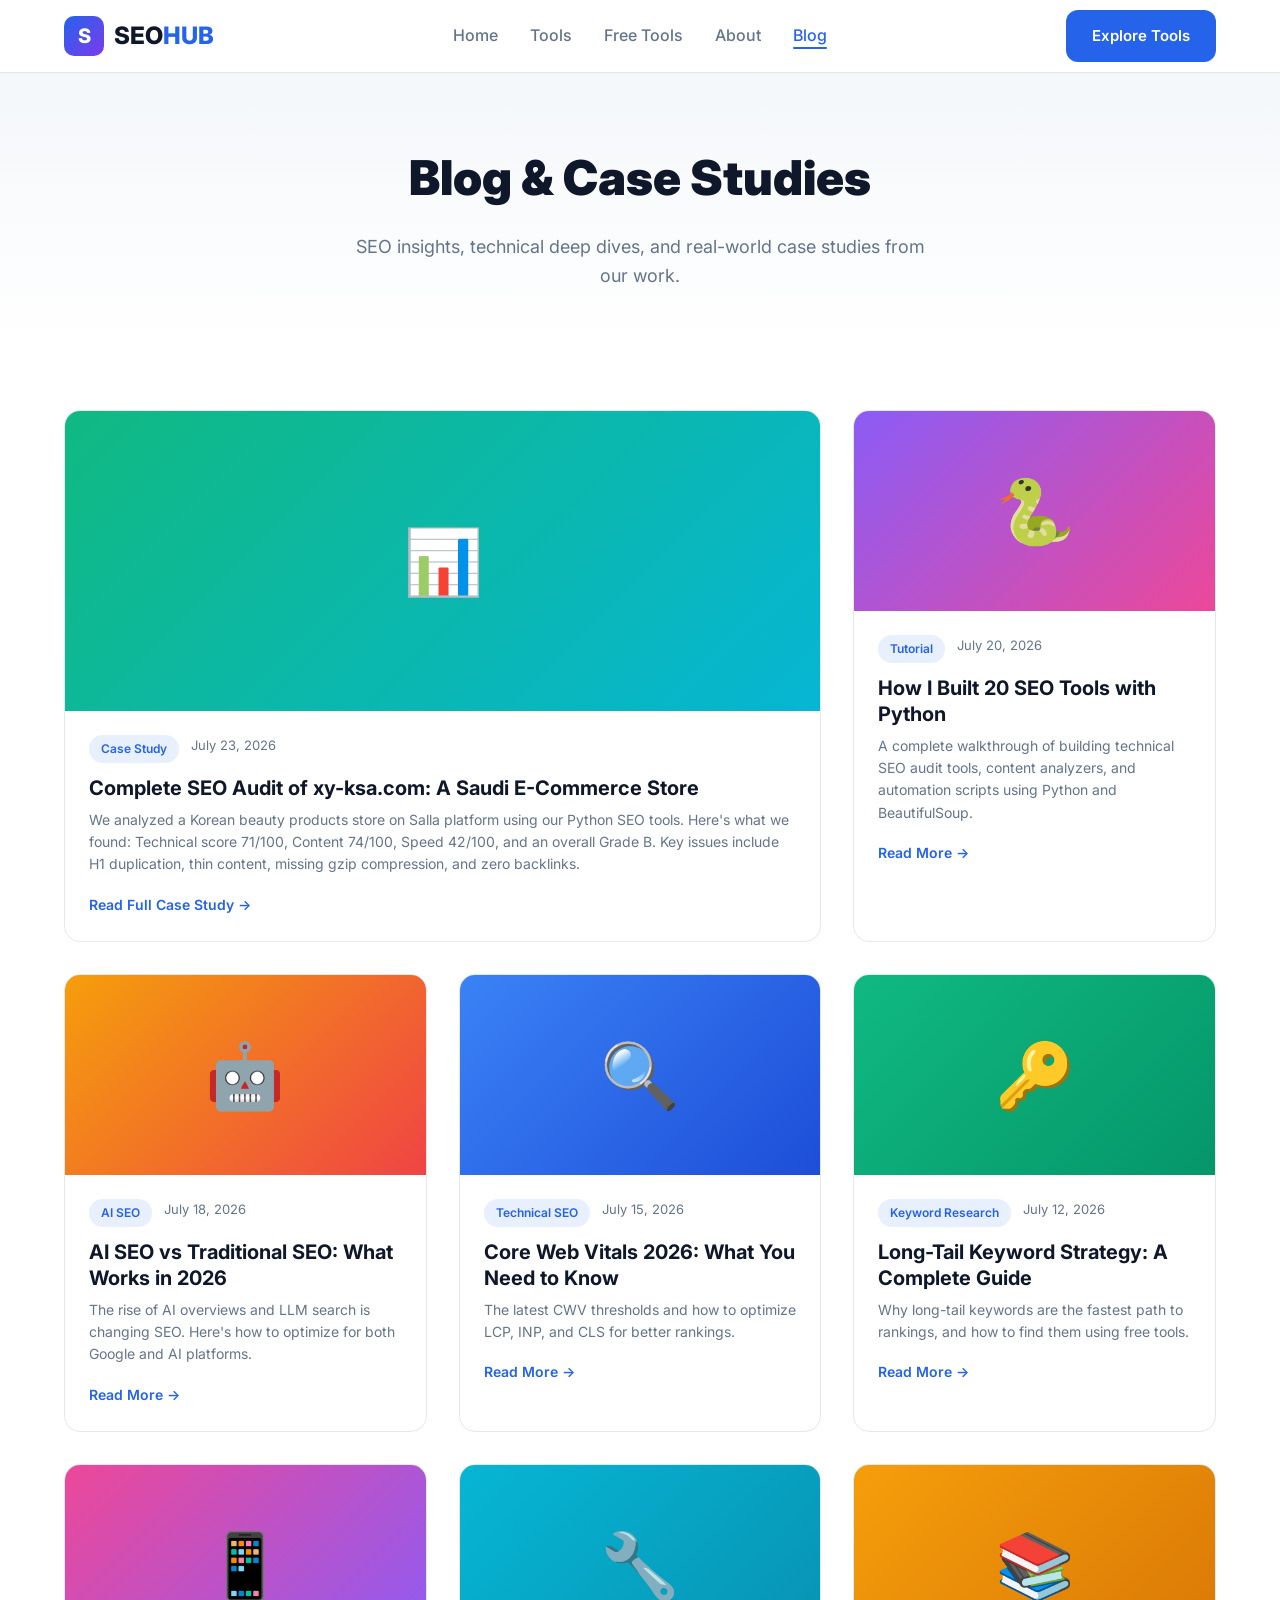
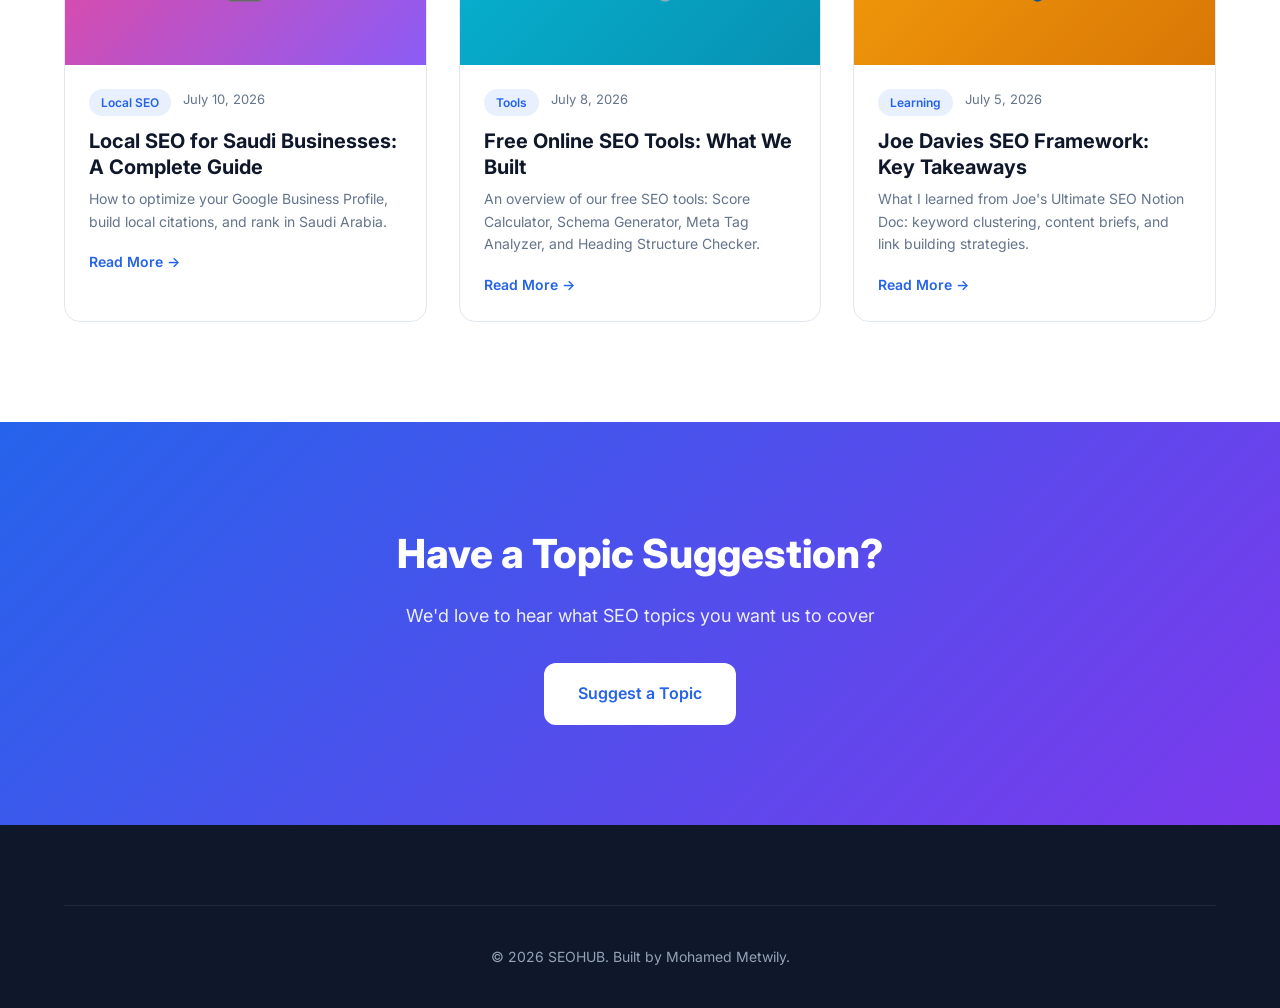
<file: blog.html>
<!DOCTYPE html>
<html lang="en">
<head>
    <meta charset="UTF-8">
    <meta name="viewport" content="width=device-width, initial-scale=1.0">
    <title>Blog - SEOHUB</title>
    <meta name="description" content="SEO insights, case studies, and tutorials from SEOHUB.">
    <link href="https://fonts.googleapis.com/css2?family=Inter:wght@300;400;500;600;700;800;900&display=swap" rel="stylesheet">
    <link rel="stylesheet" href="css/style.css">
    <style>
        .blog-hero { padding: 140px 0 60px; background: linear-gradient(180deg, var(--gray-5) 0%, var(--white) 100%); text-align: center; }
        .blog-hero h1 { font-size: 48px; font-weight: 900; margin-bottom: 16px; }
        .blog-hero p { font-size: 18px; color: var(--gray-1); max-width: 600px; margin: 0 auto; }
        .blog-content { padding: 60px 0 100px; }
        .blog-grid { display: grid; grid-template-columns: repeat(3, 1fr); gap: 32px; }
        .blog-card { background: var(--white); border: 1px solid var(--gray-4); border-radius: var(--radius-lg); overflow: hidden; transition: var(--transition); }
        .blog-card:hover { transform: translateY(-4px); box-shadow: var(--shadow-lg); }
        .blog-card-image { height: 200px; background: var(--gradient-1); display: flex; align-items: center; justify-content: center; font-size: 64px; }
        .blog-card-content { padding: 24px; }
        .blog-card-meta { display: flex; gap: 12px; margin-bottom: 12px; }
        .blog-card-tag { padding: 4px 12px; background: rgba(37,99,235,0.1); color: var(--primary); border-radius: 100px; font-size: 12px; font-weight: 600; }
        .blog-card-date { font-size: 13px; color: var(--gray-1); }
        .blog-card h3 { font-size: 20px; font-weight: 700; margin-bottom: 8px; line-height: 1.3; }
        .blog-card p { font-size: 14px; color: var(--gray-1); margin-bottom: 16px; line-height: 1.6; }
        .blog-card-link { color: var(--primary); font-weight: 600; font-size: 14px; }
        .featured-post { grid-column: span 2; }
        .featured-post .blog-card-image { height: 300px; }
        @media (max-width: 1024px) { .blog-grid { grid-template-columns: 1fr; } .featured-post { grid-column: span 1; } }
    </style>
</head>
<body>
    <header class="header">
        <div class="container">
            <nav class="nav">
                <a href="index.html" class="logo">
                    <span class="logo-icon">S</span>
                    <span class="logo-text">SEO<span class="logo-accent">HUB</span></span>
                </a>
                <ul class="nav-links">
                    <li><a href="index.html">Home</a></li>
                    <li><a href="tools.html">Tools</a></li>
                    <li><a href="tools.html">Free Tools</a></li>
                    <li><a href="about.html">About</a></li>
                    <li><a href="blog.html" class="active">Blog</a></li>
                </ul>
                <div class="nav-cta">
                    <a href="tools.html" class="btn btn-primary">Explore Tools</a>
                </div>
                <button class="mobile-menu-btn" aria-label="Menu">
                    <span></span><span></span><span></span>
                </button>
            </nav>
        </div>
    </header>

    <section class="blog-hero">
        <div class="container">
            <h1>Blog & Case Studies</h1>
            <p>SEO insights, technical deep dives, and real-world case studies from our work.</p>
        </div>
    </section>

    <section class="blog-content">
        <div class="container">
            <div class="blog-grid">
                <div class="blog-card featured-post">
                    <div class="blog-card-image" style="background: linear-gradient(135deg, #10b981, #06b6d4);">📊</div>
                    <div class="blog-card-content">
                        <div class="blog-card-meta">
                            <span class="blog-card-tag">Case Study</span>
                            <span class="blog-card-date">July 23, 2026</span>
                        </div>
                        <h3>Complete SEO Audit of xy-ksa.com: A Saudi E-Commerce Store</h3>
                        <p>We analyzed a Korean beauty products store on Salla platform using our Python SEO tools. Here's what we found: Technical score 71/100, Content 74/100, Speed 42/100, and an overall Grade B. Key issues include H1 duplication, thin content, missing gzip compression, and zero backlinks.</p>
                        <a href="blog/xy-ksa-case-study.html" class="blog-card-link">Read Full Case Study →</a>
                    </div>
                </div>

                <div class="blog-card">
                    <div class="blog-card-image" style="background: linear-gradient(135deg, #8b5cf6, #ec4899);">🐍</div>
                    <div class="blog-card-content">
                        <div class="blog-card-meta">
                            <span class="blog-card-tag">Tutorial</span>
                            <span class="blog-card-date">July 20, 2026</span>
                        </div>
                        <h3>How I Built 20 SEO Tools with Python</h3>
                        <p>A complete walkthrough of building technical SEO audit tools, content analyzers, and automation scripts using Python and BeautifulSoup.</p>
                        <a href="#" class="blog-card-link">Read More →</a>
                    </div>
                </div>

                <div class="blog-card">
                    <div class="blog-card-image" style="background: linear-gradient(135deg, #f59e0b, #ef4444);">🤖</div>
                    <div class="blog-card-content">
                        <div class="blog-card-meta">
                            <span class="blog-card-tag">AI SEO</span>
                            <span class="blog-card-date">July 18, 2026</span>
                        </div>
                        <h3>AI SEO vs Traditional SEO: What Works in 2026</h3>
                        <p>The rise of AI overviews and LLM search is changing SEO. Here's how to optimize for both Google and AI platforms.</p>
                        <a href="#" class="blog-card-link">Read More →</a>
                    </div>
                </div>

                <div class="blog-card">
                    <div class="blog-card-image" style="background: linear-gradient(135deg, #3b82f6, #1d4ed8);">🔍</div>
                    <div class="blog-card-content">
                        <div class="blog-card-meta">
                            <span class="blog-card-tag">Technical SEO</span>
                            <span class="blog-card-date">July 15, 2026</span>
                        </div>
                        <h3>Core Web Vitals 2026: What You Need to Know</h3>
                        <p>The latest CWV thresholds and how to optimize LCP, INP, and CLS for better rankings.</p>
                        <a href="#" class="blog-card-link">Read More →</a>
                    </div>
                </div>

                <div class="blog-card">
                    <div class="blog-card-image" style="background: linear-gradient(135deg, #10b981, #059669);">🔑</div>
                    <div class="blog-card-content">
                        <div class="blog-card-meta">
                            <span class="blog-card-tag">Keyword Research</span>
                            <span class="blog-card-date">July 12, 2026</span>
                        </div>
                        <h3>Long-Tail Keyword Strategy: A Complete Guide</h3>
                        <p>Why long-tail keywords are the fastest path to rankings, and how to find them using free tools.</p>
                        <a href="#" class="blog-card-link">Read More →</a>
                    </div>
                </div>

                <div class="blog-card">
                    <div class="blog-card-image" style="background: linear-gradient(135deg, #ec4899, #8b5cf6);">📱</div>
                    <div class="blog-card-content">
                        <div class="blog-card-meta">
                            <span class="blog-card-tag">Local SEO</span>
                            <span class="blog-card-date">July 10, 2026</span>
                        </div>
                        <h3>Local SEO for Saudi Businesses: A Complete Guide</h3>
                        <p>How to optimize your Google Business Profile, build local citations, and rank in Saudi Arabia.</p>
                        <a href="#" class="blog-card-link">Read More →</a>
                    </div>
                </div>

                <div class="blog-card">
                    <div class="blog-card-image" style="background: linear-gradient(135deg, #06b6d4, #0891b2);">🔧</div>
                    <div class="blog-card-content">
                        <div class="blog-card-meta">
                            <span class="blog-card-tag">Tools</span>
                            <span class="blog-card-date">July 8, 2026</span>
                        </div>
                        <h3>Free Online SEO Tools: What We Built</h3>
                        <p>An overview of our free SEO tools: Score Calculator, Schema Generator, Meta Tag Analyzer, and Heading Structure Checker.</p>
                        <a href="#" class="blog-card-link">Read More →</a>
                    </div>
                </div>

                <div class="blog-card">
                    <div class="blog-card-image" style="background: linear-gradient(135deg, #f59e0b, #d97706);">📚</div>
                    <div class="blog-card-content">
                        <div class="blog-card-meta">
                            <span class="blog-card-tag">Learning</span>
                            <span class="blog-card-date">July 5, 2026</span>
                        </div>
                        <h3>Joe Davies SEO Framework: Key Takeaways</h3>
                        <p>What I learned from Joe's Ultimate SEO Notion Doc: keyword clustering, content briefs, and link building strategies.</p>
                        <a href="#" class="blog-card-link">Read More →</a>
                    </div>
                </div>
            </div>
        </div>
    </section>

    <section class="cta-section">
        <div class="container">
            <h2>Have a Topic Suggestion?</h2>
            <p>We'd love to hear what SEO topics you want us to cover</p>
            <div class="cta-buttons">
                <a href="mailto:mmetwily1@gmail.com" class="btn btn-white btn-lg">Suggest a Topic</a>
            </div>
        </div>
    </section>

    <footer class="footer">
        <div class="container">
            <div class="footer-bottom">
                <p>&copy; 2026 SEOHUB. Built by Mohamed Metwily.</p>
            </div>
        </div>
    </footer>

    <script>
    document.querySelector('.mobile-menu-btn')?.addEventListener('click', function() {
        document.querySelector('.nav-links').classList.toggle('active');
    });
    </script>
</body>
</html>
</file>
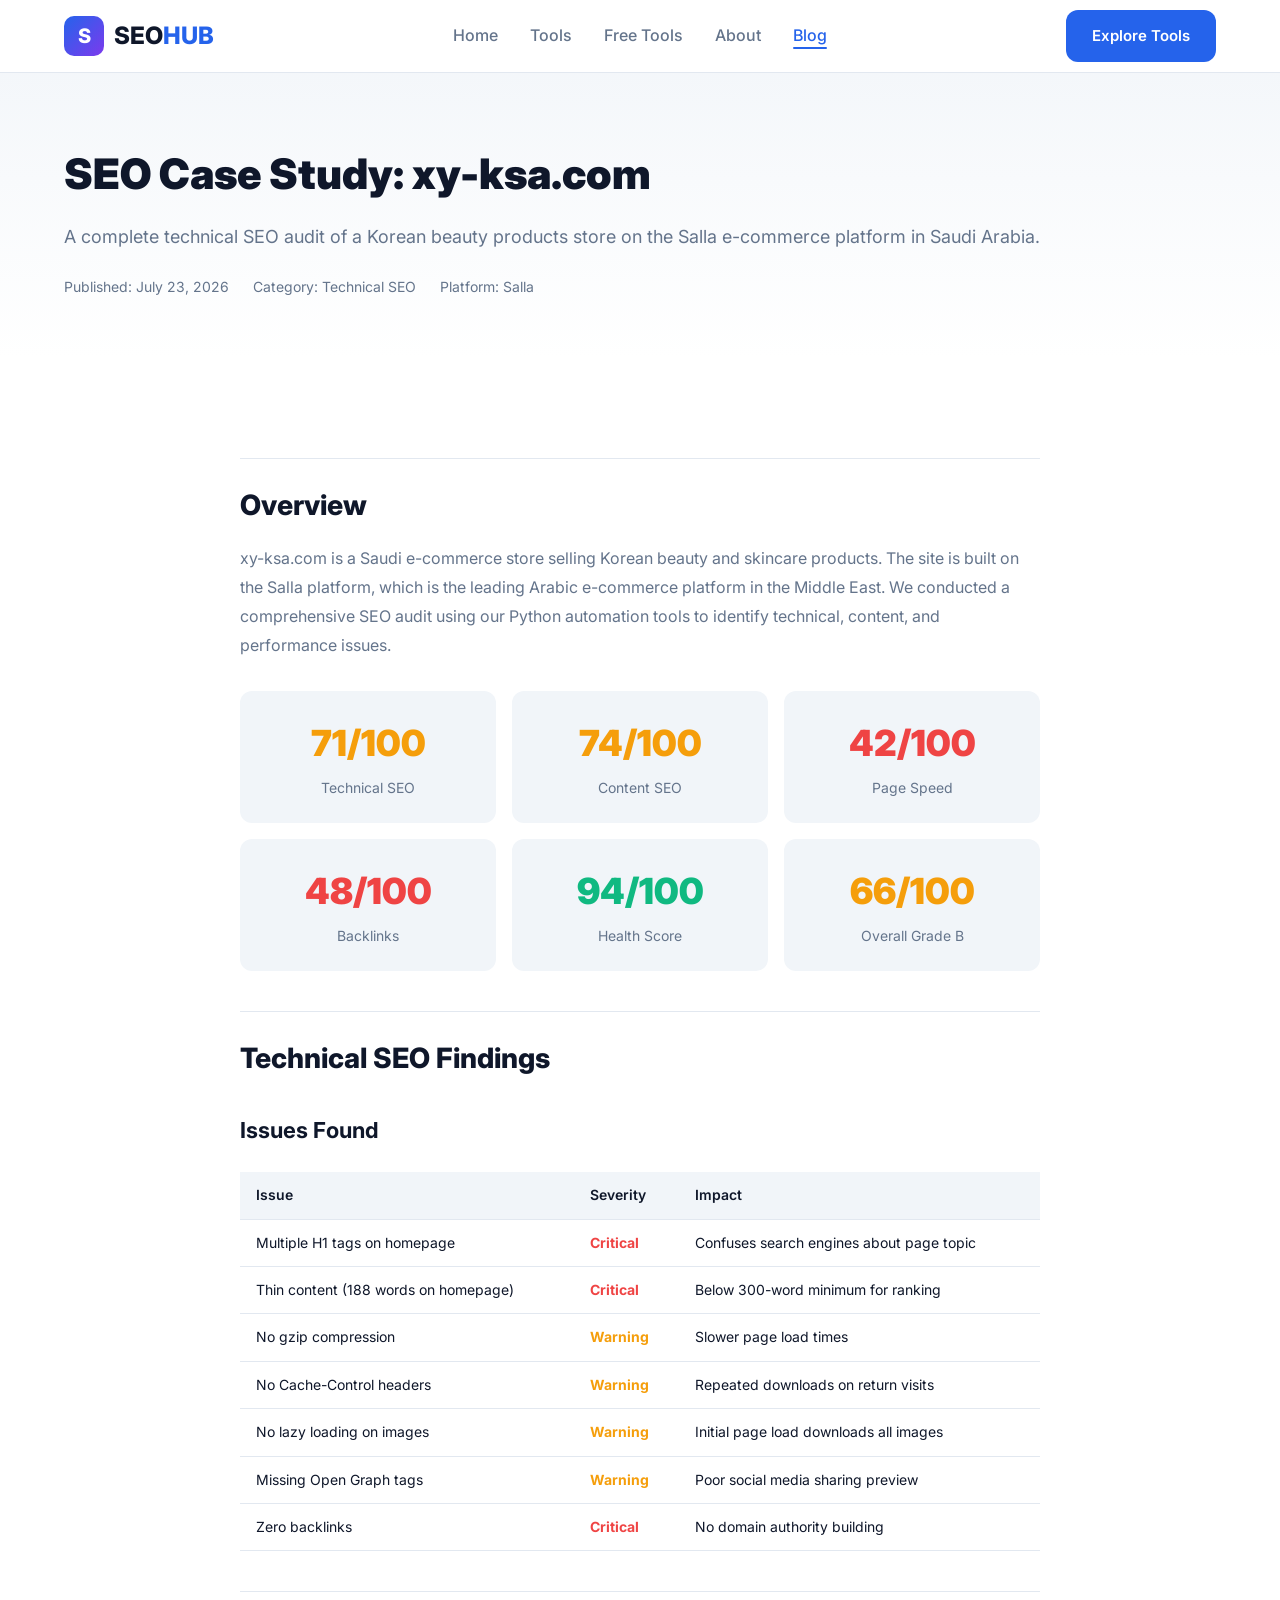
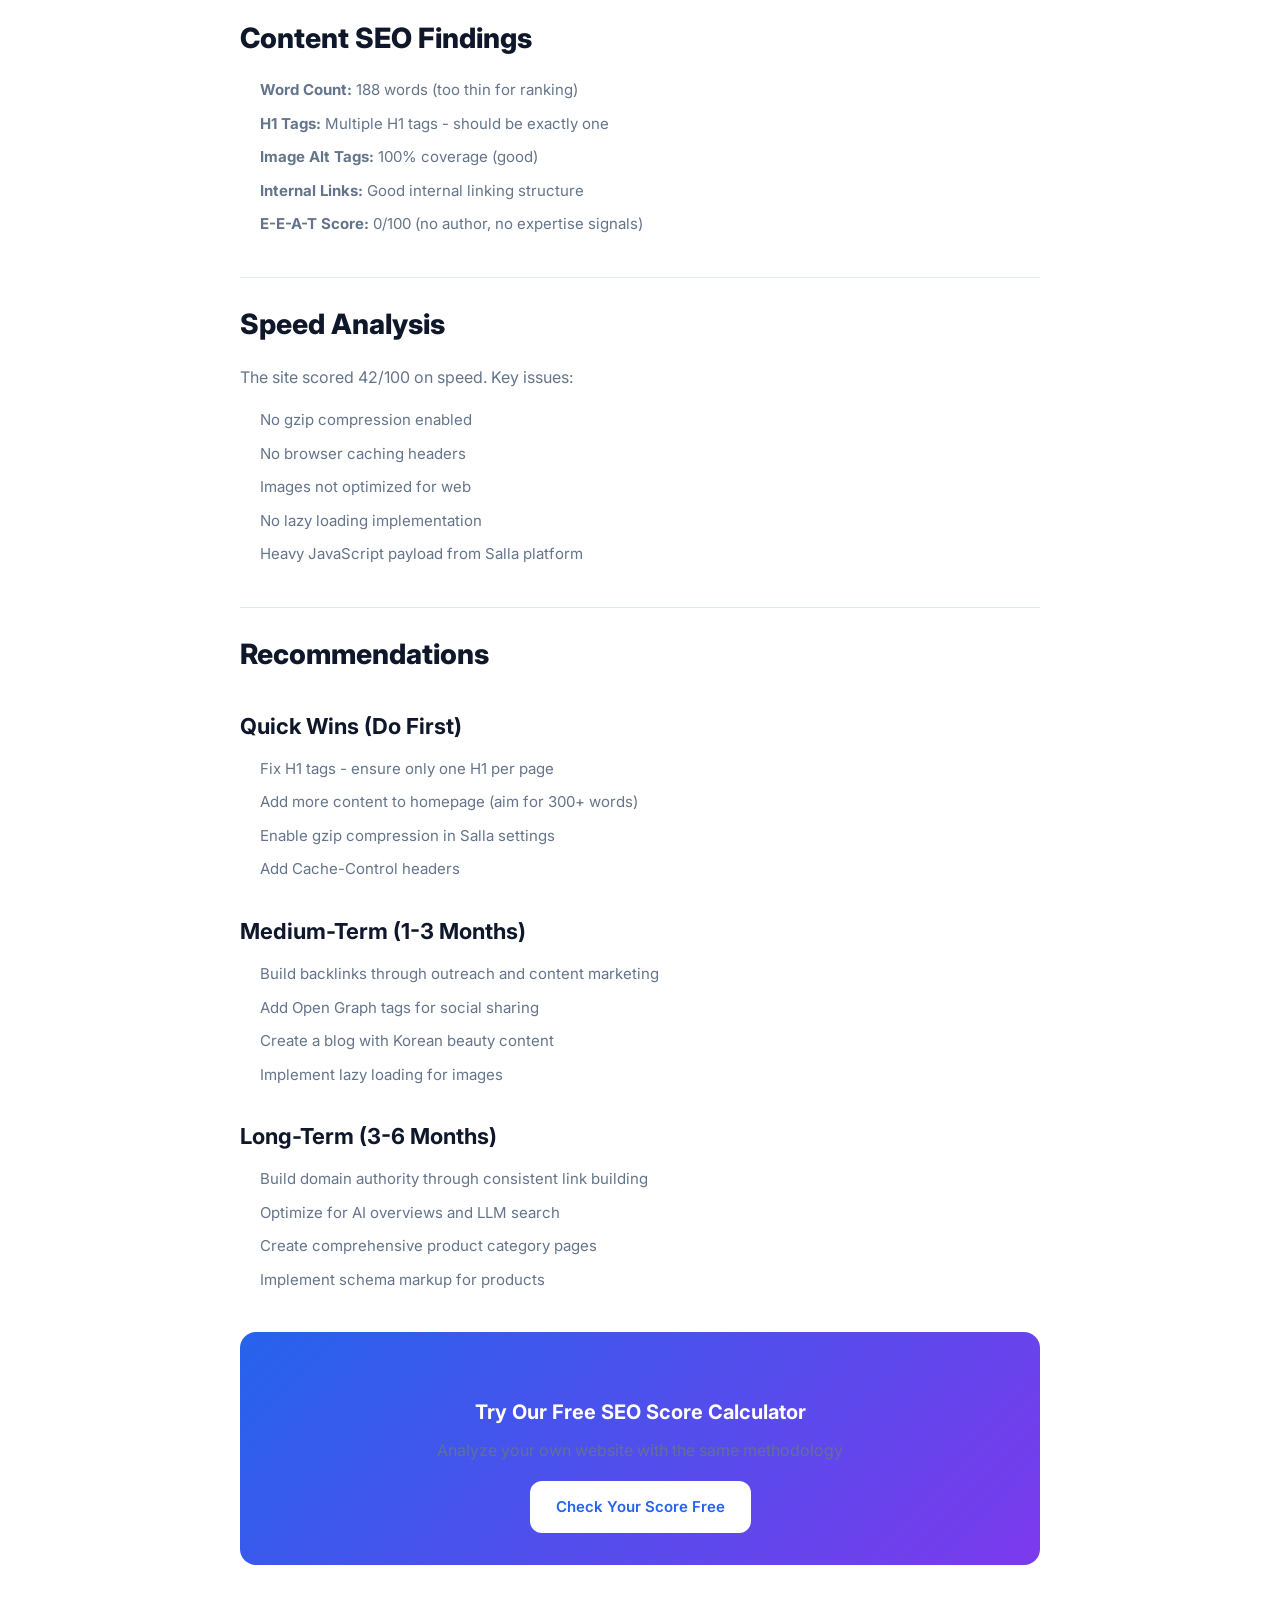
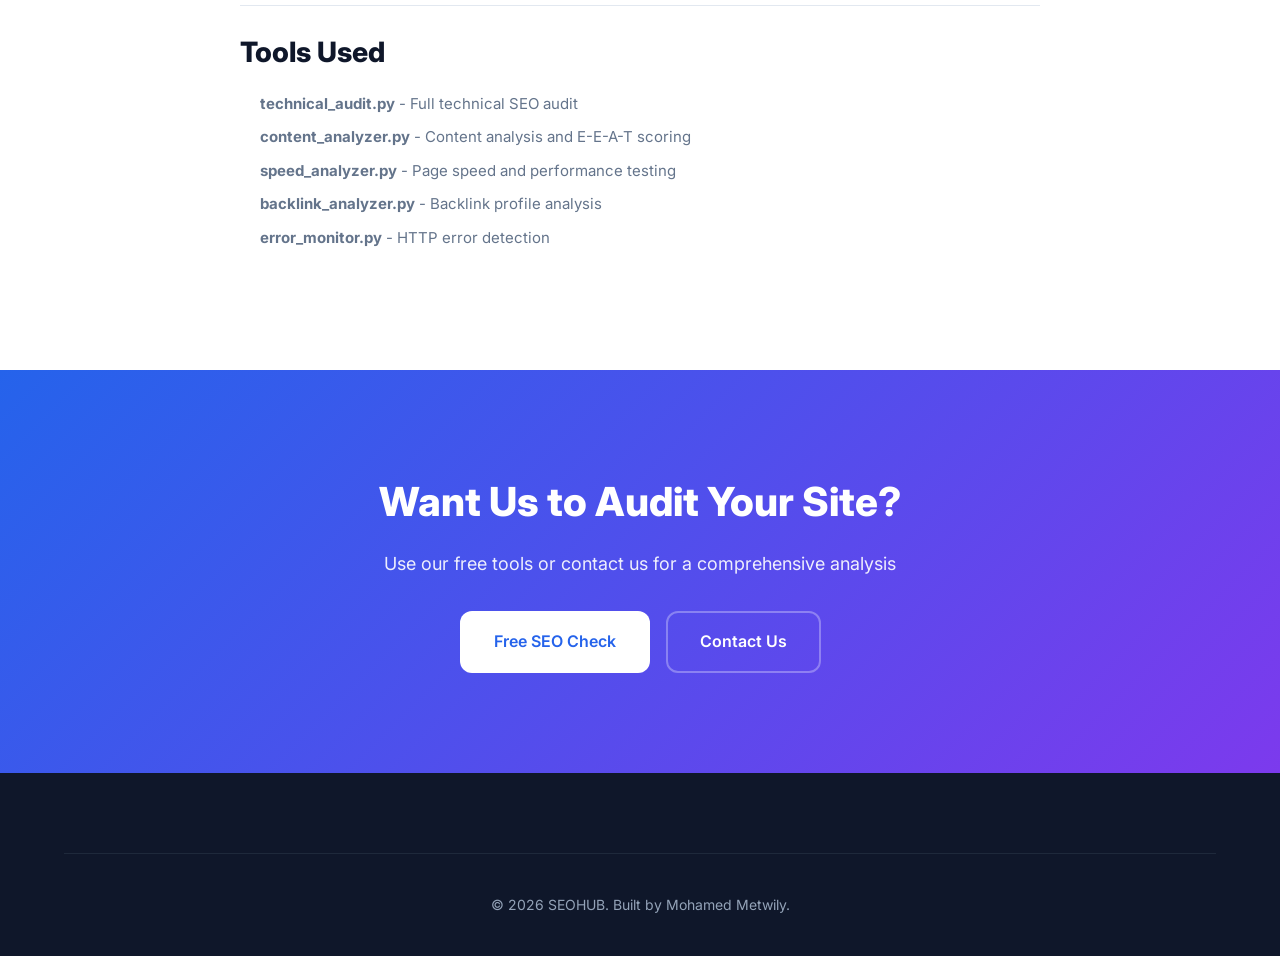
<file: blog/xy-ksa-case-study.html>
<!DOCTYPE html>
<html lang="en">
<head>
    <meta charset="UTF-8">
    <meta name="viewport" content="width=device-width, initial-scale=1.0">
    <title>SEO Case Study: xy-ksa.com - SEOHUB</title>
    <meta name="description" content="Complete SEO audit and analysis of xy-ksa.com, a Saudi e-commerce store selling Korean beauty products on Salla platform.">
    <link href="https://fonts.googleapis.com/css2?family=Inter:wght@300;400;500;600;700;800;900&display=swap" rel="stylesheet">
    <link rel="stylesheet" href="../css/style.css">
    <style>
        .case-hero { padding: 140px 0 60px; background: linear-gradient(180deg, var(--gray-5) 0%, var(--white) 100%); }
        .case-hero h1 { font-size: 42px; font-weight: 900; max-width: 800px; }
        .case-hero p { font-size: 18px; color: var(--gray-1); margin-top: 16px; }
        .case-meta { display: flex; gap: 24px; margin-top: 24px; }
        .case-meta span { font-size: 14px; color: var(--gray-1); }
        .case-content { padding: 60px 0 100px; }
        .case-article { max-width: 800px; margin: 0 auto; }
        .case-article h2 { font-size: 28px; font-weight: 800; margin: 40px 0 16px; padding-top: 24px; border-top: 1px solid var(--gray-4); }
        .case-article h3 { font-size: 22px; font-weight: 700; margin: 32px 0 12px; }
        .case-article p { font-size: 16px; line-height: 1.8; color: var(--gray-1); margin-bottom: 16px; }
        .case-article ul { margin: 0 0 20px 20px; }
        .case-article li { font-size: 15px; line-height: 1.7; color: var(--gray-1); margin-bottom: 8px; }
        .score-grid { display: grid; grid-template-columns: repeat(3, 1fr); gap: 16px; margin: 32px 0; }
        .score-card { padding: 24px; background: var(--gray-5); border-radius: var(--radius); text-align: center; }
        .score-card .score { font-size: 36px; font-weight: 900; }
        .score-card .score.good { color: #10b981; }
        .score-card .score.medium { color: #f59e0b; }
        .score-card .score.poor { color: #ef4444; }
        .score-card .score-label { font-size: 14px; color: var(--gray-1); margin-top: 4px; }
        .issue-table { width: 100%; border-collapse: collapse; margin: 24px 0; }
        .issue-table th, .issue-table td { padding: 12px 16px; text-align: left; border-bottom: 1px solid var(--gray-4); font-size: 14px; }
        .issue-table th { background: var(--gray-5); font-weight: 600; }
        .severity-critical { color: #ef4444; font-weight: 700; }
        .severity-warning { color: #f59e0b; font-weight: 700; }
        .severity-info { color: #3b82f6; font-weight: 700; }
        .tool-cta { padding: 32px; background: var(--gradient-1); border-radius: var(--radius-lg); color: white; margin: 40px 0; text-align: center; }
        .tool-cta h3 { font-size: 20px; font-weight: 700; margin-bottom: 8px; }
        .tool-cta p { opacity: 0.9; margin-bottom: 16px; }
    </style>
</head>
<body>
    <header class="header">
        <div class="container">
            <nav class="nav">
                <a href="../index.html" class="logo">
                    <span class="logo-icon">S</span>
                    <span class="logo-text">SEO<span class="logo-accent">HUB</span></span>
                </a>
                <ul class="nav-links">
                    <li><a href="../index.html">Home</a></li>
                    <li><a href="../tools.html">Tools</a></li>
                    <li><a href="../tools.html">Free Tools</a></li>
                    <li><a href="../about.html">About</a></li>
                    <li><a href="../blog.html" class="active">Blog</a></li>
                </ul>
                <div class="nav-cta">
                    <a href="../tools.html" class="btn btn-primary">Explore Tools</a>
                </div>
                <button class="mobile-menu-btn" aria-label="Menu">
                    <span></span><span></span><span></span>
                </button>
            </nav>
        </div>
    </header>

    <section class="case-hero">
        <div class="container">
            <h1>SEO Case Study: xy-ksa.com</h1>
            <p>A complete technical SEO audit of a Korean beauty products store on the Salla e-commerce platform in Saudi Arabia.</p>
            <div class="case-meta">
                <span>Published: July 23, 2026</span>
                <span>Category: Technical SEO</span>
                <span>Platform: Salla</span>
            </div>
        </div>
    </section>

    <section class="case-content">
        <div class="container">
            <div class="case-article">
                <h2>Overview</h2>
                <p>xy-ksa.com is a Saudi e-commerce store selling Korean beauty and skincare products. The site is built on the Salla platform, which is the leading Arabic e-commerce platform in the Middle East. We conducted a comprehensive SEO audit using our Python automation tools to identify technical, content, and performance issues.</p>

                <div class="score-grid">
                    <div class="score-card">
                        <div class="score medium">71/100</div>
                        <div class="score-label">Technical SEO</div>
                    </div>
                    <div class="score-card">
                        <div class="score medium">74/100</div>
                        <div class="score-label">Content SEO</div>
                    </div>
                    <div class="score-card">
                        <div class="score poor">42/100</div>
                        <div class="score-label">Page Speed</div>
                    </div>
                    <div class="score-card">
                        <div class="score poor">48/100</div>
                        <div class="score-label">Backlinks</div>
                    </div>
                    <div class="score-card">
                        <div class="score good">94/100</div>
                        <div class="score-label">Health Score</div>
                    </div>
                    <div class="score-card">
                        <div class="score medium">66/100</div>
                        <div class="score-label">Overall Grade B</div>
                    </div>
                </div>

                <h2>Technical SEO Findings</h2>
                <h3>Issues Found</h3>
                <table class="issue-table">
                    <thead>
                        <tr>
                            <th>Issue</th>
                            <th>Severity</th>
                            <th>Impact</th>
                        </tr>
                    </thead>
                    <tbody>
                        <tr>
                            <td>Multiple H1 tags on homepage</td>
                            <td class="severity-critical">Critical</td>
                            <td>Confuses search engines about page topic</td>
                        </tr>
                        <tr>
                            <td>Thin content (188 words on homepage)</td>
                            <td class="severity-critical">Critical</td>
                            <td>Below 300-word minimum for ranking</td>
                        </tr>
                        <tr>
                            <td>No gzip compression</td>
                            <td class="severity-warning">Warning</td>
                            <td>Slower page load times</td>
                        </tr>
                        <tr>
                            <td>No Cache-Control headers</td>
                            <td class="severity-warning">Warning</td>
                            <td>Repeated downloads on return visits</td>
                        </tr>
                        <tr>
                            <td>No lazy loading on images</td>
                            <td class="severity-warning">Warning</td>
                            <td>Initial page load downloads all images</td>
                        </tr>
                        <tr>
                            <td>Missing Open Graph tags</td>
                            <td class="severity-warning">Warning</td>
                            <td>Poor social media sharing preview</td>
                        </tr>
                        <tr>
                            <td>Zero backlinks</td>
                            <td class="severity-critical">Critical</td>
                            <td>No domain authority building</td>
                        </tr>
                    </tbody>
                </table>

                <h2>Content SEO Findings</h2>
                <ul>
                    <li><strong>Word Count:</strong> 188 words (too thin for ranking)</li>
                    <li><strong>H1 Tags:</strong> Multiple H1 tags - should be exactly one</li>
                    <li><strong>Image Alt Tags:</strong> 100% coverage (good)</li>
                    <li><strong>Internal Links:</strong> Good internal linking structure</li>
                    <li><strong>E-E-A-T Score:</strong> 0/100 (no author, no expertise signals)</li>
                </ul>

                <h2>Speed Analysis</h2>
                <p>The site scored 42/100 on speed. Key issues:</p>
                <ul>
                    <li>No gzip compression enabled</li>
                    <li>No browser caching headers</li>
                    <li>Images not optimized for web</li>
                    <li>No lazy loading implementation</li>
                    <li>Heavy JavaScript payload from Salla platform</li>
                </ul>

                <h2>Recommendations</h2>
                <h3>Quick Wins (Do First)</h3>
                <ul>
                    <li>Fix H1 tags - ensure only one H1 per page</li>
                    <li>Add more content to homepage (aim for 300+ words)</li>
                    <li>Enable gzip compression in Salla settings</li>
                    <li>Add Cache-Control headers</li>
                </ul>
                <h3>Medium-Term (1-3 Months)</h3>
                <ul>
                    <li>Build backlinks through outreach and content marketing</li>
                    <li>Add Open Graph tags for social sharing</li>
                    <li>Create a blog with Korean beauty content</li>
                    <li>Implement lazy loading for images</li>
                </ul>
                <h3>Long-Term (3-6 Months)</h3>
                <ul>
                    <li>Build domain authority through consistent link building</li>
                    <li>Optimize for AI overviews and LLM search</li>
                    <li>Create comprehensive product category pages</li>
                    <li>Implement schema markup for products</li>
                </ul>

                <div class="tool-cta">
                    <h3>Try Our Free SEO Score Calculator</h3>
                    <p>Analyze your own website with the same methodology</p>
                    <a href="../tools.html" class="btn btn-white">Check Your Score Free</a>
                </div>

                <h2>Tools Used</h2>
                <ul>
                    <li><strong>technical_audit.py</strong> - Full technical SEO audit</li>
                    <li><strong>content_analyzer.py</strong> - Content analysis and E-E-A-T scoring</li>
                    <li><strong>speed_analyzer.py</strong> - Page speed and performance testing</li>
                    <li><strong>backlink_analyzer.py</strong> - Backlink profile analysis</li>
                    <li><strong>error_monitor.py</strong> - HTTP error detection</li>
                </ul>
            </div>
        </div>
    </section>

    <section class="cta-section">
        <div class="container">
            <h2>Want Us to Audit Your Site?</h2>
            <p>Use our free tools or contact us for a comprehensive analysis</p>
            <div class="cta-buttons">
                <a href="../tools.html" class="btn btn-white btn-lg">Free SEO Check</a>
                <a href="mailto:mmetwily1@gmail.com" class="btn btn-outline-white btn-lg">Contact Us</a>
            </div>
        </div>
    </section>

    <footer class="footer">
        <div class="container">
            <div class="footer-bottom">
                <p>&copy; 2026 SEOHUB. Built by Mohamed Metwily.</p>
            </div>
        </div>
    </footer>

    <script>
    document.querySelector('.mobile-menu-btn')?.addEventListener('click', function() {
        document.querySelector('.nav-links').classList.toggle('active');
    });
    </script>
</body>
</html>
</file>
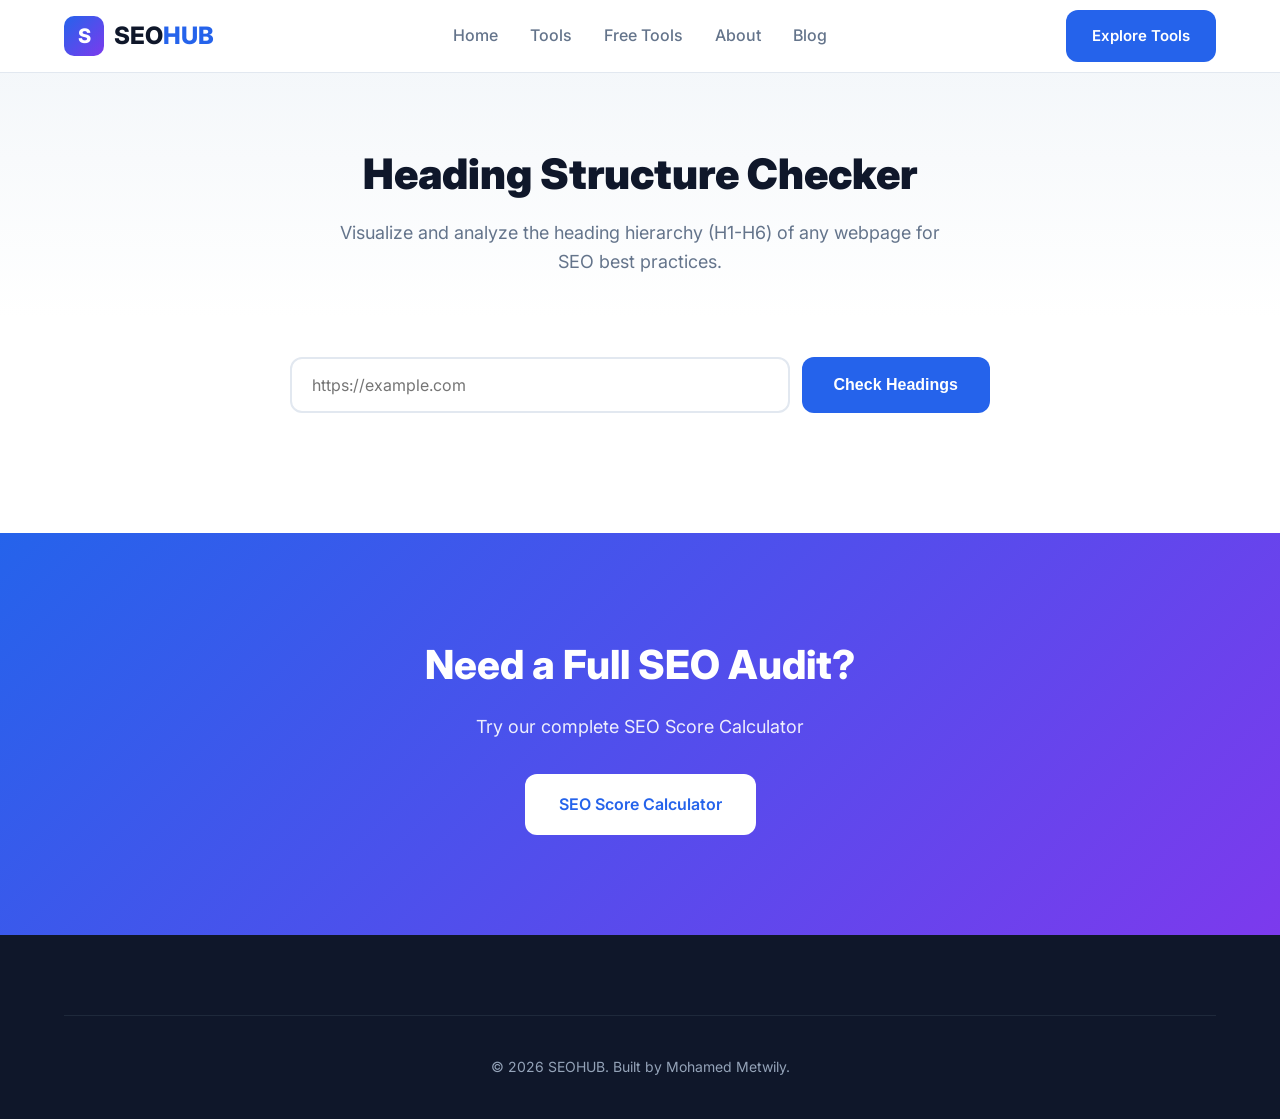
<file: tools/heading-structure.html>
<!DOCTYPE html>
<html lang="en">
<head>
    <meta charset="UTF-8">
    <meta name="viewport" content="width=device-width, initial-scale=1.0">
    <title>Free Heading Structure Checker - SEOHUB</title>
    <meta name="description" content="Check and visualize the heading structure (H1-H6) of any webpage. Free online SEO tool.">
    <link href="https://fonts.googleapis.com/css2?family=Inter:wght@300;400;500;600;700;800;900&display=swap" rel="stylesheet">
    <link rel="stylesheet" href="../css/style.css">
    <style>
        .tool-hero { padding: 140px 0 40px; background: linear-gradient(180deg, var(--gray-5) 0%, var(--white) 100%); text-align: center; }
        .tool-hero h1 { font-size: 42px; font-weight: 900; margin-bottom: 12px; }
        .tool-hero p { font-size: 18px; color: var(--gray-1); max-width: 600px; margin: 0 auto; }
        .tool-section { padding: 40px 0 80px; }
        .tool-form { max-width: 700px; margin: 0 auto 40px; display: flex; gap: 12px; }
        .tool-input { flex: 1; padding: 16px 20px; border: 2px solid var(--gray-4); border-radius: var(--radius); font-size: 16px; font-family: inherit; transition: var(--transition); }
        .tool-input:focus { outline: none; border-color: var(--primary); box-shadow: 0 0 0 4px rgba(37,99,235,0.1); }
        .tool-btn { padding: 16px 32px; background: var(--primary); color: white; border: none; border-radius: var(--radius); font-size: 16px; font-weight: 600; cursor: pointer; transition: var(--transition); white-space: nowrap; }
        .tool-btn:hover { background: #1d4ed8; }
        .tool-btn:disabled { opacity: 0.5; cursor: not-allowed; }
        #results { display: none; max-width: 800px; margin: 0 auto; }
        .result-section { padding: 24px; background: var(--gray-5); border-radius: var(--radius-lg); margin-bottom: 20px; }
        .result-section h3 { font-size: 18px; font-weight: 700; margin-bottom: 16px; }
        .heading-tree { list-style: none; padding: 0; }
        .heading-item { padding: 10px 16px; margin: 4px 0; background: var(--white); border-radius: var(--radius); display: flex; align-items: center; gap: 12px; border-left: 3px solid var(--primary); }
        .heading-item.level-1 { margin-left: 0; }
        .heading-item.level-2 { margin-left: 24px; border-left-color: #8b5cf6; }
        .heading-item.level-3 { margin-left: 48px; border-left-color: #10b981; }
        .heading-item.level-4 { margin-left: 72px; border-left-color: #f59e0b; }
        .heading-item.level-5 { margin-left: 96px; border-left-color: #ef4444; }
        .heading-item.level-6 { margin-left: 120px; border-left-color: #6b7280; }
        .heading-tag { padding: 2px 8px; background: var(--primary); color: white; border-radius: 4px; font-size: 12px; font-weight: 700; font-family: monospace; min-width: 28px; text-align: center; }
        .heading-item.level-2 .heading-tag { background: #8b5cf6; }
        .heading-item.level-3 .heading-tag { background: #10b981; }
        .heading-item.level-4 .heading-tag { background: #f59e0b; }
        .heading-item.level-5 .heading-tag { background: #ef4444; }
        .heading-item.level-6 .heading-tag { background: #6b7280; }
        .heading-text { font-size: 14px; flex: 1; }
        .heading-text.empty { color: var(--error); font-style: italic; }
        .stats-grid { display: grid; grid-template-columns: repeat(6, 1fr); gap: 12px; margin-bottom: 20px; }
        .stat-box { text-align: center; padding: 16px; background: var(--white); border-radius: var(--radius); }
        .stat-box .count { display: block; font-size: 28px; font-weight: 900; color: var(--primary); }
        .stat-box .label { font-size: 12px; color: var(--gray-1); }
        .issue-list { margin: 0; padding: 0 0 0 20px; }
        .issue-list li { padding: 6px 0; font-size: 14px; color: var(--gray-1); }
        .issue-list li.error { color: var(--error); font-weight: 600; }
        .issue-list li.warning { color: #d97706; }
        .issue-list li.good { color: #16a34a; }
    </style>
</head>
<body>
    <header class="header">
        <div class="container">
            <nav class="nav">
                <a href="../index.html" class="logo">
                    <span class="logo-icon">S</span>
                    <span class="logo-text">SEO<span class="logo-accent">HUB</span></span>
                </a>
                <ul class="nav-links">
                    <li><a href="../index.html">Home</a></li>
                    <li><a href="../tools.html">Tools</a></li>
                    <li><a href="../tools/seo-score-calculator.html">Free Tools</a></li>
                    <li><a href="../about.html">About</a></li>
                    <li><a href="../blog.html">Blog</a></li>
                </ul>
                <div class="nav-cta">
                    <a href="../tools.html" class="btn btn-primary">Explore Tools</a>
                </div>
                <button class="mobile-menu-btn" aria-label="Menu">
                    <span></span><span></span><span></span>
                </button>
            </nav>
        </div>
    </header>

    <section class="tool-hero">
        <div class="container">
            <h1>Heading Structure Checker</h1>
            <p>Visualize and analyze the heading hierarchy (H1-H6) of any webpage for SEO best practices.</p>
        </div>
    </section>

    <section class="tool-section">
        <div class="container">
            <div class="tool-form">
                <input type="url" id="url" class="tool-input" placeholder="https://example.com" required>
                <button id="analyzeBtn" class="tool-btn" onclick="analyzeHeadings()">Check Headings</button>
            </div>
            <div id="results">
                <div class="result-section">
                    <h3>📊 Heading Distribution</h3>
                    <div class="stats-grid">
                        <div class="stat-box"><span class="count" id="h1Count">0</span><span class="label">H1</span></div>
                        <div class="stat-box"><span class="count" id="h2Count">0</span><span class="label">H2</span></div>
                        <div class="stat-box"><span class="count" id="h3Count">0</span><span class="label">H3</span></div>
                        <div class="stat-box"><span class="count" id="h4Count">0</span><span class="label">H4</span></div>
                        <div class="stat-box"><span class="count" id="h5Count">0</span><span class="label">H5</span></div>
                        <div class="stat-box"><span class="count" id="h6Count">0</span><span class="label">H6</span></div>
                    </div>
                </div>
                <div class="result-section">
                    <h3>🌳 Heading Tree</h3>
                    <div id="headingTree"></div>
                </div>
                <div class="result-section">
                    <h3>✅ SEO Issues</h3>
                    <ul id="issues" class="issue-list"></ul>
                </div>
            </div>
        </div>
    </section>

    <section class="cta-section">
        <div class="container">
            <h2>Need a Full SEO Audit?</h2>
            <p>Try our complete SEO Score Calculator</p>
            <div class="cta-buttons">
                <a href="seo-score-calculator.html" class="btn btn-white btn-lg">SEO Score Calculator</a>
            </div>
        </div>
    </section>

    <footer class="footer">
        <div class="container">
            <div class="footer-bottom">
                <p>&copy; 2026 SEOHUB. Built by Mohamed Metwily.</p>
            </div>
        </div>
    </footer>

    <script>
    document.querySelector('.mobile-menu-btn')?.addEventListener('click', function() {
        document.querySelector('.nav-links').classList.toggle('active');
    });

    async function analyzeHeadings() {
        const url = document.getElementById('url').value.trim();
        if (!url) return;
        const btn = document.getElementById('analyzeBtn');
        btn.disabled = true;
        btn.textContent = 'Checking...';
        document.getElementById('results').style.display = 'none';
        try {
            const response = await fetch(`https://api.allorigins.win/raw?url=${encodeURIComponent(url)}`);
            const html = await response.text();
            const parser = new DOMParser();
            const doc = parser.parseFromString(html, 'text/html');
            const headings = [];
            for (let i = 1; i <= 6; i++) {
                doc.querySelectorAll('h' + i).forEach(h => {
                    headings.push({ level: i, text: h.textContent.trim() });
                });
            }
            displayHeadingResults(headings);
            document.getElementById('results').style.display = 'block';
        } catch (err) {
            alert('Error fetching URL. Make sure the URL is valid and accessible.');
        }
        btn.disabled = false;
        btn.textContent = 'Check Headings';
    }

    function displayHeadingResults(headings) {
        const counts = [0, 0, 0, 0, 0, 0];
        headings.forEach(h => counts[h.level - 1]++);
        document.getElementById('h1Count').textContent = counts[0];
        document.getElementById('h2Count').textContent = counts[1];
        document.getElementById('h3Count').textContent = counts[2];
        document.getElementById('h4Count').textContent = counts[3];
        document.getElementById('h5Count').textContent = counts[4];
        document.getElementById('h6Count').textContent = counts[5];
        let treeHtml = '<ul class="heading-tree">';
        headings.forEach(h => {
            treeHtml += `<li class="heading-item level-${h.level}"><span class="heading-tag">H${h.level}</span><span class="heading-text${!h.text?' empty':''}">${h.text || '(empty)'}</span></li>`;
        });
        treeHtml += '</ul>';
        document.getElementById('headingTree').innerHTML = treeHtml;
        const issues = [];
        if (counts[0] === 0) issues.push({ type: 'error', text: 'No H1 tag found - every page needs exactly one H1' });
        else if (counts[0] > 1) issues.push({ type: 'error', text: `Found ${counts[0]} H1 tags - should be exactly 1` });
        else issues.push({ type: 'good', text: 'Exactly one H1 tag (correct)' });
        if (headings.length === 0) { issues.push({ type: 'error', text: 'No headings found at all' }); }
        else {
            let prevLevel = 0;
            let skipDetected = false;
            headings.forEach(h => {
                if (h.level > prevLevel + 1 && prevLevel > 0) skipDetected = true;
                prevLevel = h.level;
            });
            if (skipDetected) issues.push({ type: 'warning', text: 'Heading levels are skipped (e.g., H1 directly to H3) - maintain proper hierarchy' });
            else if (headings.length > 0) issues.push({ type: 'good', text: 'Heading hierarchy is properly nested' });
            const emptyCount = headings.filter(h => !h.text).length;
            if (emptyCount > 0) issues.push({ type: 'error', text: `${emptyCount} heading(s) have empty text` });
            else issues.push({ type: 'good', text: 'All headings have text content' });
        }
        if (counts[0] > 0 && counts[1] === 0) issues.push({ type: 'warning', text: 'No H2 tags found - add subheadings for better content structure' });
        const issuesEl = document.getElementById('issues');
        issuesEl.innerHTML = issues.map(i => `<li class="${i.type}">${i.type === 'error' ? '❌' : i.type === 'warning' ? '⚠️' : '✅'} ${i.text}</li>`).join('');
    }

    document.getElementById('url').addEventListener('keypress', e => { if (e.key === 'Enter') analyzeHeadings(); });
    </script>
</body>
</html>
</file>
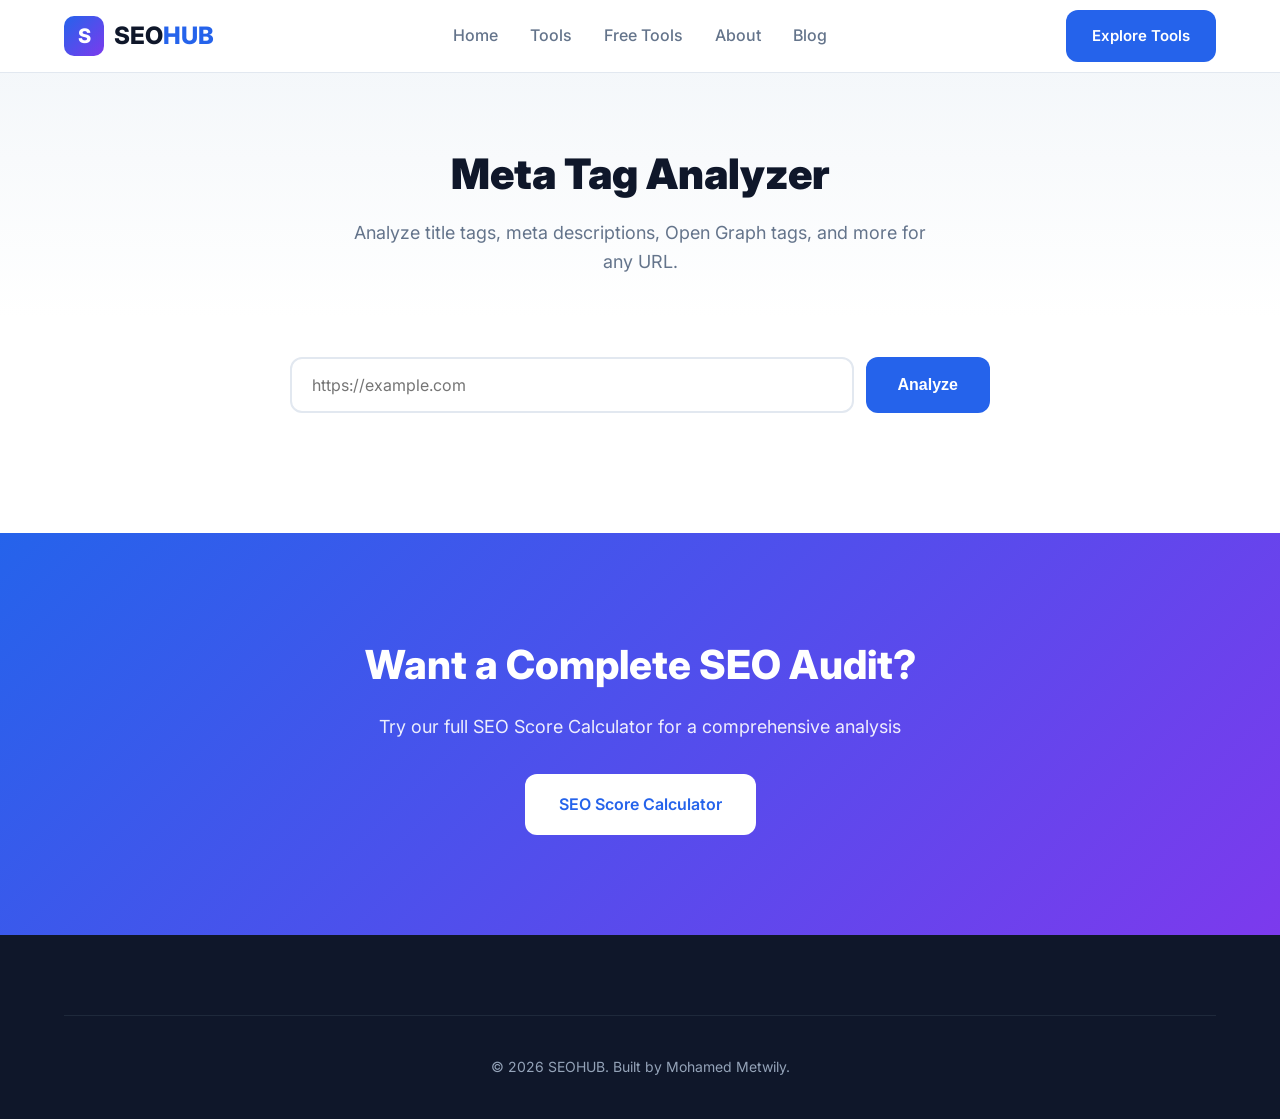
<file: tools/meta-tag-analyzer.html>
<!DOCTYPE html>
<html lang="en">
<head>
    <meta charset="UTF-8">
    <meta name="viewport" content="width=device-width, initial-scale=1.0">
    <title>Free Meta Tag Analyzer - SEOHUB</title>
    <meta name="description" content="Analyze any website's meta tags, title, description, Open Graph tags, and more. Free online SEO tool.">
    <link href="https://fonts.googleapis.com/css2?family=Inter:wght@300;400;500;600;700;800;900&display=swap" rel="stylesheet">
    <link rel="stylesheet" href="../css/style.css">
    <style>
        .tool-hero { padding: 140px 0 40px; background: linear-gradient(180deg, var(--gray-5) 0%, var(--white) 100%); text-align: center; }
        .tool-hero h1 { font-size: 42px; font-weight: 900; margin-bottom: 12px; }
        .tool-hero p { font-size: 18px; color: var(--gray-1); max-width: 600px; margin: 0 auto; }
        .tool-section { padding: 40px 0 80px; }
        .tool-form { max-width: 700px; margin: 0 auto 40px; display: flex; gap: 12px; }
        .tool-input { flex: 1; padding: 16px 20px; border: 2px solid var(--gray-4); border-radius: var(--radius); font-size: 16px; font-family: inherit; transition: var(--transition); }
        .tool-input:focus { outline: none; border-color: var(--primary); box-shadow: 0 0 0 4px rgba(37,99,235,0.1); }
        .tool-btn { padding: 16px 32px; background: var(--primary); color: white; border: none; border-radius: var(--radius); font-size: 16px; font-weight: 600; cursor: pointer; transition: var(--transition); white-space: nowrap; }
        .tool-btn:hover { background: #1d4ed8; }
        .tool-btn:disabled { opacity: 0.5; cursor: not-allowed; }
        #results { display: none; max-width: 800px; margin: 0 auto; }
        .result-section { padding: 24px; background: var(--gray-5); border-radius: var(--radius-lg); margin-bottom: 20px; }
        .result-section h3 { font-size: 18px; font-weight: 700; margin-bottom: 16px; display: flex; align-items: center; gap: 8px; }
        .meta-item { display: flex; justify-content: space-between; align-items: flex-start; padding: 12px 0; border-bottom: 1px solid var(--gray-4); }
        .meta-item:last-child { border-bottom: none; }
        .meta-label { font-weight: 600; font-size: 14px; color: var(--gray-2); min-width: 140px; }
        .meta-value { font-size: 14px; color: var(--dark); word-break: break-all; flex: 1; margin-left: 16px; }
        .meta-value.missing { color: var(--error); font-style: italic; }
        .meta-preview { background: var(--white); border: 1px solid var(--gray-4); border-radius: var(--radius); padding: 20px; margin-top: 16px; }
        .meta-preview-title { font-size: 20px; color: #1a0dab; font-weight: 400; margin-bottom: 4px; }
        .meta-preview-url { font-size: 14px; color: #006621; margin-bottom: 4px; }
        .meta-preview-desc { font-size: 14px; color: #545454; line-height: 1.5; }
        .tag-item { padding: 10px 16px; background: var(--white); border-radius: var(--radius); margin-bottom: 8px; font-family: monospace; font-size: 13px; word-break: break-all; border-left: 3px solid var(--primary); }
        .tag-item.missing { border-left-color: var(--error); opacity: 0.6; }
        .score-badge { display: inline-block; padding: 4px 12px; border-radius: 100px; font-size: 14px; font-weight: 700; }
        .score-badge.good { background: #dcfce7; color: #16a34a; }
        .score-badge.warning { background: #fef3c7; color: #d97706; }
        .score-badge.poor { background: #fee2e2; color: #dc2626; }
    </style>
</head>
<body>
    <header class="header">
        <div class="container">
            <nav class="nav">
                <a href="../index.html" class="logo">
                    <span class="logo-icon">S</span>
                    <span class="logo-text">SEO<span class="logo-accent">HUB</span></span>
                </a>
                <ul class="nav-links">
                    <li><a href="../index.html">Home</a></li>
                    <li><a href="../tools.html">Tools</a></li>
                    <li><a href="../tools/seo-score-calculator.html">Free Tools</a></li>
                    <li><a href="../about.html">About</a></li>
                    <li><a href="../blog.html">Blog</a></li>
                </ul>
                <div class="nav-cta">
                    <a href="../tools.html" class="btn btn-primary">Explore Tools</a>
                </div>
                <button class="mobile-menu-btn" aria-label="Menu">
                    <span></span><span></span><span></span>
                </button>
            </nav>
        </div>
    </header>

    <section class="tool-hero">
        <div class="container">
            <h1>Meta Tag Analyzer</h1>
            <p>Analyze title tags, meta descriptions, Open Graph tags, and more for any URL.</p>
        </div>
    </section>

    <section class="tool-section">
        <div class="container">
            <div class="tool-form">
                <input type="url" id="url" class="tool-input" placeholder="https://example.com" required>
                <button id="analyzeBtn" class="tool-btn" onclick="analyzeMeta()">Analyze</button>
            </div>
            <div id="results">
                <div class="result-section">
                    <h3>🔍 Google Preview</h3>
                    <div class="meta-preview">
                        <div id="previewTitle" class="meta-preview-title"></div>
                        <div id="previewUrl" class="meta-preview-url"></div>
                        <div id="previewDesc" class="meta-preview-desc"></div>
                    </div>
                </div>
                <div class="result-section">
                    <h3>📊 Title Tag</h3>
                    <div class="meta-item">
                        <span class="meta-label">Content:</span>
                        <span id="titleContent" class="meta-value"></span>
                    </div>
                    <div class="meta-item">
                        <span class="meta-label">Length:</span>
                        <span id="titleLength" class="meta-value"></span>
                    </div>
                    <div class="meta-item">
                        <span class="meta-label">Status:</span>
                        <span id="titleStatus" class="meta-value"></span>
                    </div>
                </div>
                <div class="result-section">
                    <h3>📝 Meta Description</h3>
                    <div class="meta-item">
                        <span class="meta-label">Content:</span>
                        <span id="descContent" class="meta-value"></span>
                    </div>
                    <div class="meta-item">
                        <span class="meta-label">Length:</span>
                        <span id="descLength" class="meta-value"></span>
                    </div>
                    <div class="meta-item">
                        <span class="meta-label">Status:</span>
                        <span id="descStatus" class="meta-value"></span>
                    </div>
                </div>
                <div class="result-section">
                    <h3>🌐 Open Graph Tags</h3>
                    <div id="ogTags"></div>
                </div>
                <div class="result-section">
                    <h3>🐦 Twitter Cards</h3>
                    <div id="twitterTags"></div>
                </div>
                <div class="result-section">
                    <h3>🔗 Other Meta Tags</h3>
                    <div id="otherTags"></div>
                </div>
            </div>
        </div>
    </section>

    <section class="cta-section">
        <div class="container">
            <h2>Want a Complete SEO Audit?</h2>
            <p>Try our full SEO Score Calculator for a comprehensive analysis</p>
            <div class="cta-buttons">
                <a href="seo-score-calculator.html" class="btn btn-white btn-lg">SEO Score Calculator</a>
            </div>
        </div>
    </section>

    <footer class="footer">
        <div class="container">
            <div class="footer-bottom">
                <p>&copy; 2026 SEOHUB. Built by Mohamed Metwily.</p>
            </div>
        </div>
    </footer>

    <script>
    document.querySelector('.mobile-menu-btn')?.addEventListener('click', function() {
        document.querySelector('.nav-links').classList.toggle('active');
    });

    async function analyzeMeta() {
        const url = document.getElementById('url').value.trim();
        if (!url) return;
        const btn = document.getElementById('analyzeBtn');
        btn.disabled = true;
        btn.textContent = 'Analyzing...';
        document.getElementById('results').style.display = 'none';
        try {
            const response = await fetch(`https://api.allorigins.win/raw?url=${encodeURIComponent(url)}`);
            const html = await response.text();
            const parser = new DOMParser();
            const doc = parser.parseFromString(html, 'text/html');
            const meta = extractMeta(doc, url);
            displayResults(meta);
            document.getElementById('results').style.display = 'block';
        } catch (err) {
            alert('Error fetching URL. Make sure the URL is valid and accessible.');
        }
        btn.disabled = false;
        btn.textContent = 'Analyze';
    }

    function extractMeta(doc, url) {
        const get = (sel) => doc.querySelector(sel)?.content || '';
        const title = doc.querySelector('title')?.textContent || '';
        const desc = get('meta[name="description"]');
        const ogTitle = get('meta[property="og:title"]');
        const ogDesc = get('meta[property="og:description"]');
        const ogImage = get('meta[property="og:image"]');
        const ogType = get('meta[property="og:type"]');
        const ogUrl = get('meta[property="og:url"]');
        const twitterCard = get('meta[name="twitter:card"]');
        const twitterTitle = get('meta[name="twitter:title"]');
        const twitterDesc = get('meta[name="twitter:description"]');
        const twitterImage = get('meta[name="twitter:image"]');
        const canonical = doc.querySelector('link[rel="canonical"]')?.href || '';
        const robots = get('meta[name="robots"]');
        const viewport = get('meta[name="viewport"]');
        const charset = doc.querySelector('meta[charset]')?.getAttribute('charset') || get('meta[http-equiv="Content-Type"]');
        return { url, title, desc, ogTitle, ogDesc, ogImage, ogType, ogUrl, twitterCard, twitterTitle, twitterDesc, twitterImage, canonical, robots, viewport, charset };
    }

    function displayResults(meta) {
        document.getElementById('previewTitle').textContent = meta.title || 'No title';
        document.getElementById('previewUrl').textContent = meta.url;
        document.getElementById('previewDesc').textContent = meta.desc || 'No meta description';
        document.getElementById('titleContent').textContent = meta.title || 'Missing';
        document.getElementById('titleContent').className = 'meta-value' + (!meta.title ? ' missing' : '');
        document.getElementById('titleLength').textContent = meta.title ? `${meta.title.length} characters` : 'N/A';
        const titleLen = meta.title.length;
        document.getElementById('titleStatus').innerHTML = getStatusBadge(titleLen >= 30 && titleLen <= 60 ? 'good' : titleLen > 0 ? 'warning' : 'poor', titleLen >= 30 && titleLen <= 60 ? 'Optimal' : titleLen > 0 ? 'Non-optimal length' : 'Missing');
        document.getElementById('descContent').textContent = meta.desc || 'Missing';
        document.getElementById('descContent').className = 'meta-value' + (!meta.desc ? ' missing' : '');
        document.getElementById('descLength').textContent = meta.desc ? `${meta.desc.length} characters` : 'N/A';
        const descLen = meta.desc.length;
        document.getElementById('descStatus').innerHTML = getStatusBadge(descLen >= 120 && descLen <= 160 ? 'good' : descLen > 0 ? 'warning' : 'poor', descLen >= 120 && descLen <= 160 ? 'Optimal' : descLen > 0 ? 'Non-optimal length' : 'Missing');
        const ogItems = [{k:'og:title',v:meta.ogTitle},{k:'og:description',v:meta.ogDesc},{k:'og:image',v:meta.ogImage},{k:'og:type',v:meta.ogType},{k:'og:url',v:meta.ogUrl}];
        document.getElementById('ogTags').innerHTML = ogItems.map(i => `<div class="tag-item${!i.v?' missing':''}"><strong>${i.k}:</strong> ${i.v||'Missing'}</div>`).join('');
        const twItems = [{k:'twitter:card',v:meta.twitterCard},{k:'twitter:title',v:meta.twitterTitle},{k:'twitter:description',v:meta.twitterDesc},{k:'twitter:image',v:meta.twitterImage}];
        document.getElementById('twitterTags').innerHTML = twItems.map(i => `<div class="tag-item${!i.v?' missing':''}"><strong>${i.k}:</strong> ${i.v||'Missing'}</div>`).join('');
        const otherItems = [{k:'canonical',v:meta.canonical},{k:'robots',v:meta.robots||'Not set'},{k:'viewport',v:meta.viewport||'Missing'},{k:'charset',v:meta.charset||'Missing'}];
        document.getElementById('otherTags').innerHTML = otherItems.map(i => `<div class="tag-item${!i.v?' missing':''}"><strong>${i.k}:</strong> ${i.v||'Missing'}</div>`).join('');
    }

    function getStatusBadge(type, text) {
        return `<span class="score-badge ${type}">${text}</span>`;
    }

    document.getElementById('url').addEventListener('keypress', e => { if (e.key === 'Enter') analyzeMeta(); });
    </script>
</body>
</html>
</file>
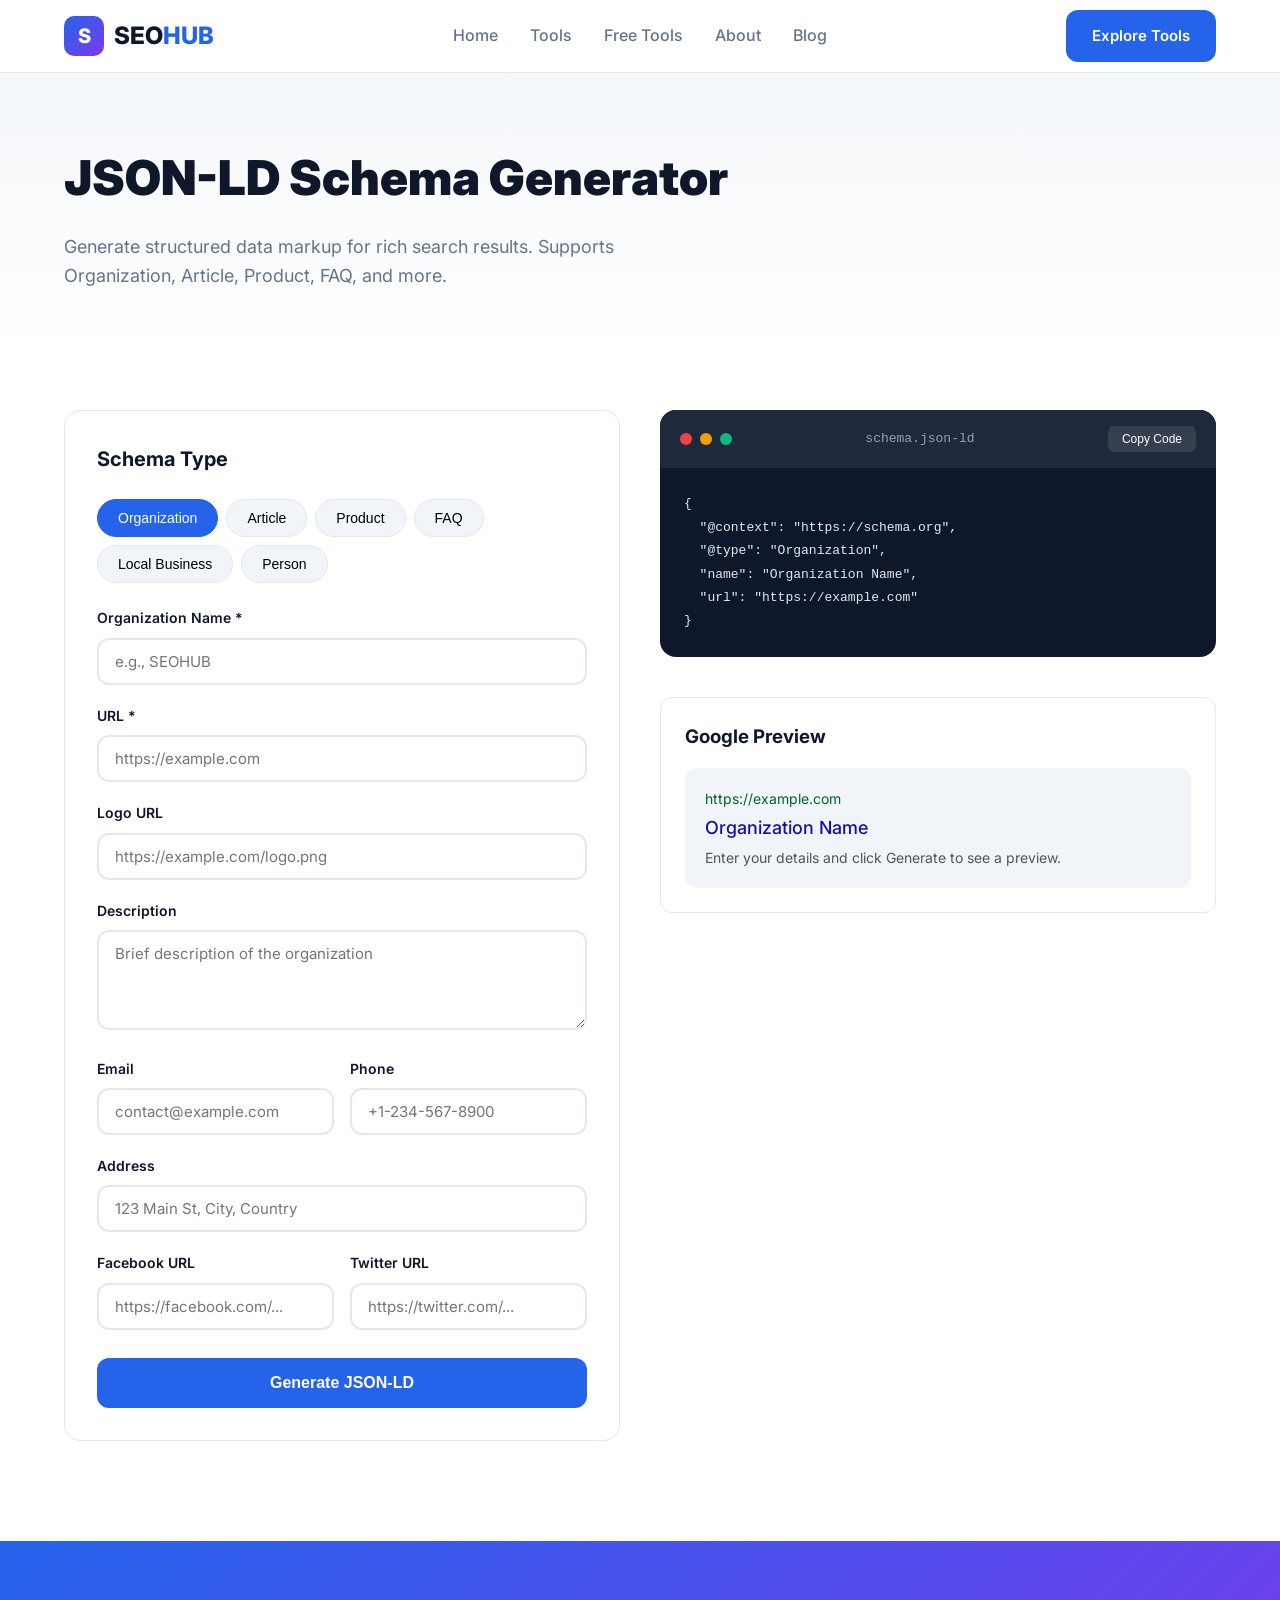
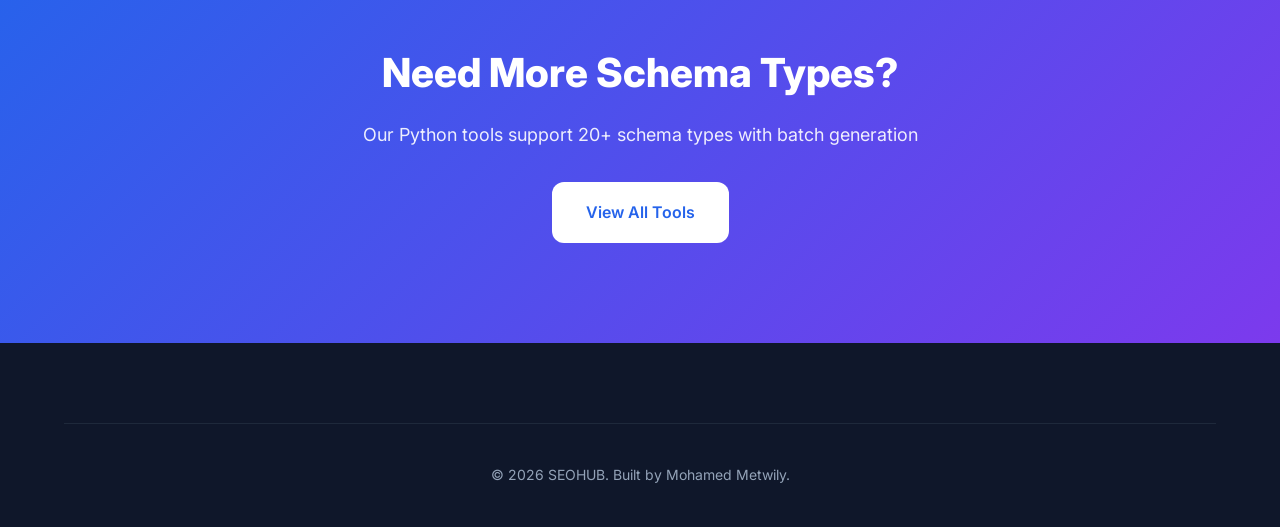
<file: tools/schema-generator.html>
<!DOCTYPE html>
<html lang="en">
<head>
    <meta charset="UTF-8">
    <meta name="viewport" content="width=device-width, initial-scale=1.0">
    <title>Free JSON-LD Schema Generator - SEOHUB</title>
    <meta name="description" content="Generate JSON-LD structured data for rich search results. Free online schema markup generator.">
    <link href="https://fonts.googleapis.com/css2?family=Inter:wght@300;400;500;600;700;800;900&display=swap" rel="stylesheet">
    <link rel="stylesheet" href="../css/style.css">
    <style>
        .tool-hero { padding: 140px 0 60px; background: linear-gradient(180deg, var(--gray-5) 0%, var(--white) 100%); }
        .tool-hero h1 { font-size: 48px; font-weight: 900; margin-bottom: 16px; }
        .tool-hero p { font-size: 18px; color: var(--gray-1); max-width: 600px; }
        .tool-container { padding: 60px 0 100px; }
        .schema-layout { display: grid; grid-template-columns: 1fr 1fr; gap: 40px; }
        .schema-form { background: var(--white); border: 1px solid var(--gray-4); border-radius: var(--radius-lg); padding: 32px; }
        .schema-output { background: var(--dark); border-radius: var(--radius-lg); overflow: hidden; position: sticky; top: 100px; }
        .schema-tabs { display: flex; gap: 8px; margin-bottom: 24px; flex-wrap: wrap; }
        .schema-tab { padding: 10px 20px; background: var(--gray-5); border: 1px solid var(--gray-4); border-radius: 100px; font-weight: 500; cursor: pointer; transition: var(--transition); font-size: 14px; }
        .schema-tab:hover, .schema-tab.active { background: var(--primary); color: white; border-color: var(--primary); }
        .form-group { margin-bottom: 20px; }
        .form-group label { display: block; font-weight: 600; margin-bottom: 8px; font-size: 14px; }
        .form-group input, .form-group textarea, .form-group select {
            width: 100%;
            padding: 12px 16px;
            border: 2px solid var(--gray-4);
            border-radius: var(--radius);
            font-size: 15px;
            transition: var(--transition);
            font-family: inherit;
        }
        .form-group input:focus, .form-group textarea:focus, .form-group select:focus {
            outline: none;
            border-color: var(--primary);
            box-shadow: 0 0 0 4px rgba(37,99,235,0.1);
        }
        .form-group textarea { min-height: 100px; resize: vertical; }
        .form-row { display: grid; grid-template-columns: 1fr 1fr; gap: 16px; }
        .generate-btn { width: 100%; padding: 16px; background: var(--primary); color: white; border: none; border-radius: var(--radius); font-size: 16px; font-weight: 600; cursor: pointer; transition: var(--transition); margin-top: 8px; }
        .generate-btn:hover { background: var(--primary-dark); }
        .code-header { display: flex; align-items: center; justify-content: space-between; padding: 16px 20px; background: var(--dark-2); }
        .code-header .dots { display: flex; gap: 8px; }
        .code-header .dot { width: 12px; height: 12px; border-radius: 50%; }
        .code-header .dot:nth-child(1) { background: #ef4444; }
        .code-header .dot:nth-child(2) { background: #f59e0b; }
        .code-header .dot:nth-child(3) { background: #10b981; }
        .code-header .title { color: var(--gray-2); font-size: 13px; font-family: monospace; }
        .copy-btn { padding: 6px 14px; background: rgba(255,255,255,0.1); color: white; border: none; border-radius: 6px; font-size: 12px; cursor: pointer; transition: var(--transition); }
        .copy-btn:hover { background: rgba(255,255,255,0.2); }
        .code-content { padding: 24px; font-family: 'Fira Code', monospace; font-size: 13px; line-height: 1.8; color: #e2e8f0; overflow-x: auto; max-height: 500px; overflow-y: auto; white-space: pre-wrap; }
        .preview-section { margin-top: 40px; }
        .preview-card { padding: 24px; background: var(--white); border: 1px solid var(--gray-4); border-radius: var(--radius); }
        .preview-card h3 { margin-bottom: 16px; }
        .preview-google { padding: 20px; background: var(--gray-5); border-radius: var(--radius); }
        .preview-google .url { color: #006621; font-size: 14px; margin-bottom: 4px; }
        .preview-google .title { color: #1a0dab; font-size: 18px; font-weight: 500; margin-bottom: 4px; }
        .preview-google .desc { color: #545454; font-size: 14px; line-height: 1.5; }
        @media (max-width: 1024px) { .schema-layout { grid-template-columns: 1fr; } .schema-output { position: static; } }
    </style>
</head>
<body>
    <header class="header">
        <div class="container">
            <nav class="nav">
                <a href="../index.html" class="logo">
                    <span class="logo-icon">S</span>
                    <span class="logo-text">SEO<span class="logo-accent">HUB</span></span>
                </a>
                <ul class="nav-links">
                    <li><a href="../index.html">Home</a></li>
                    <li><a href="../tools.html">Tools</a></li>
                    <li><a href="seo-score-calculator.html">Free Tools</a></li>
                    <li><a href="../about.html">About</a></li>
                    <li><a href="../blog.html">Blog</a></li>
                </ul>
                <div class="nav-cta">
                    <a href="../tools.html" class="btn btn-primary">Explore Tools</a>
                </div>
                <button class="mobile-menu-btn" aria-label="Menu">
                    <span></span><span></span><span></span>
                </button>
            </nav>
        </div>
    </header>

    <section class="tool-hero">
        <div class="container">
            <h1>JSON-LD Schema Generator</h1>
            <p>Generate structured data markup for rich search results. Supports Organization, Article, Product, FAQ, and more.</p>
        </div>
    </section>

    <section class="tool-container">
        <div class="container">
            <div class="schema-layout">
                <div class="schema-form">
                    <h3 style="margin-bottom:24px; font-size:20px; font-weight:700;">Schema Type</h3>
                    <div class="schema-tabs">
                        <button class="schema-tab active" onclick="switchSchema('organization')">Organization</button>
                        <button class="schema-tab" onclick="switchSchema('article')">Article</button>
                        <button class="schema-tab" onclick="switchSchema('product')">Product</button>
                        <button class="schema-tab" onclick="switchSchema('faq')">FAQ</button>
                        <button class="schema-tab" onclick="switchSchema('localbusiness')">Local Business</button>
                        <button class="schema-tab" onclick="switchSchema('person')">Person</button>
                    </div>

                    <!-- Organization Form -->
                    <div id="form-organization" class="schema-form-content">
                        <div class="form-group">
                            <label>Organization Name *</label>
                            <input type="text" id="org-name" placeholder="e.g., SEOHUB">
                        </div>
                        <div class="form-group">
                            <label>URL *</label>
                            <input type="url" id="org-url" placeholder="https://example.com">
                        </div>
                        <div class="form-group">
                            <label>Logo URL</label>
                            <input type="url" id="org-logo" placeholder="https://example.com/logo.png">
                        </div>
                        <div class="form-group">
                            <label>Description</label>
                            <textarea id="org-desc" placeholder="Brief description of the organization"></textarea>
                        </div>
                        <div class="form-row">
                            <div class="form-group">
                                <label>Email</label>
                                <input type="email" id="org-email" placeholder="contact@example.com">
                            </div>
                            <div class="form-group">
                                <label>Phone</label>
                                <input type="tel" id="org-phone" placeholder="+1-234-567-8900">
                            </div>
                        </div>
                        <div class="form-group">
                            <label>Address</label>
                            <input type="text" id="org-address" placeholder="123 Main St, City, Country">
                        </div>
                        <div class="form-row">
                            <div class="form-group">
                                <label>Facebook URL</label>
                                <input type="url" id="org-facebook" placeholder="https://facebook.com/...">
                            </div>
                            <div class="form-group">
                                <label>Twitter URL</label>
                                <input type="url" id="org-twitter" placeholder="https://twitter.com/...">
                            </div>
                        </div>
                    </div>

                    <!-- Article Form -->
                    <div id="form-article" class="schema-form-content" style="display:none;">
                        <div class="form-group">
                            <label>Headline *</label>
                            <input type="text" id="article-title" placeholder="Article headline">
                        </div>
                        <div class="form-group">
                            <label>URL *</label>
                            <input type="url" id="article-url" placeholder="https://example.com/article">
                        </div>
                        <div class="form-group">
                            <label>Author Name *</label>
                            <input type="text" id="article-author" placeholder="Author name">
                        </div>
                        <div class="form-group">
                            <label>Publish Date *</label>
                            <input type="date" id="article-date">
                        </div>
                        <div class="form-group">
                            <label>Image URL</label>
                            <input type="url" id="article-image" placeholder="https://example.com/image.jpg">
                        </div>
                        <div class="form-group">
                            <label>Description</label>
                            <textarea id="article-desc" placeholder="Article summary"></textarea>
                        </div>
                    </div>

                    <!-- Product Form -->
                    <div id="form-product" class="schema-form-content" style="display:none;">
                        <div class="form-group">
                            <label>Product Name *</label>
                            <input type="text" id="product-name" placeholder="Product name">
                        </div>
                        <div class="form-group">
                            <label>Description *</label>
                            <textarea id="product-desc" placeholder="Product description"></textarea>
                        </div>
                        <div class="form-row">
                            <div class="form-group">
                                <label>Price *</label>
                                <input type="number" id="product-price" placeholder="99.99">
                            </div>
                            <div class="form-group">
                                <label>Currency</label>
                                <select id="product-currency">
                                    <option value="USD">USD ($)</option>
                                    <option value="EUR">EUR (€)</option>
                                    <option value="GBP">GBP (£)</option>
                                    <option value="SAR">SAR (﷼)</option>
                                    <option value="EGP">EGP (E£)</option>
                                </select>
                            </div>
                        </div>
                        <div class="form-group">
                            <label>Image URL</label>
                            <input type="url" id="product-image" placeholder="https://example.com/product.jpg">
                        </div>
                        <div class="form-group">
                            <label>Brand</label>
                            <input type="text" id="product-brand" placeholder="Brand name">
                        </div>
                    </div>

                    <!-- FAQ Form -->
                    <div id="form-faq" class="schema-form-content" style="display:none;">
                        <div id="faq-items">
                            <div class="faq-item" style="margin-bottom:20px; padding:16px; background:var(--gray-5); border-radius:var(--radius);">
                                <div class="form-group">
                                    <label>Question 1 *</label>
                                    <input type="text" class="faq-q" placeholder="What is SEO?">
                                </div>
                                <div class="form-group">
                                    <label>Answer 1 *</label>
                                    <textarea class="faq-a" placeholder="SEO stands for Search Engine Optimization..."></textarea>
                                </div>
                            </div>
                        </div>
                        <button type="button" onclick="addFaqItem()" style="padding:10px 20px; background:var(--gray-5); border:2px dashed var(--gray-4); border-radius:var(--radius); cursor:pointer; font-weight:500;">+ Add Question</button>
                    </div>

                    <!-- Local Business Form -->
                    <div id="form-localbusiness" class="schema-form-content" style="display:none;">
                        <div class="form-group">
                            <label>Business Name *</label>
                            <input type="text" id="local-name" placeholder="Business name">
                        </div>
                        <div class="form-row">
                            <div class="form-group">
                                <label>Business Type</label>
                                <select id="local-type">
                                    <option value="Restaurant">Restaurant</option>
                                    <option value="Store">Store</option>
                                    <option value="MedicalClinic">Medical Clinic</option>
                                    <option value="AutomotiveBusiness">Auto Repair</option>
                                    <option value="HealthAndBeautyBusiness">Salon/Spa</option>
                                    <option value="LocalBusiness">Other</option>
                                </select>
                            </div>
                            <div class="form-group">
                                <label>Phone *</label>
                                <input type="tel" id="local-phone" placeholder="+1-234-567-8900">
                            </div>
                        </div>
                        <div class="form-group">
                            <label>Address *</label>
                            <input type="text" id="local-address" placeholder="123 Main St">
                        </div>
                        <div class="form-row">
                            <div class="form-group">
                                <label>City *</label>
                                <input type="text" id="local-city" placeholder="New York">
                            </div>
                            <div class="form-group">
                                <label>Country *</label>
                                <input type="text" id="local-country" placeholder="US">
                            </div>
                        </div>
                        <div class="form-group">
                            <label>Opening Hours</label>
                            <input type="text" id="local-hours" placeholder="Mo-Fr 09:00-17:00">
                        </div>
                    </div>

                    <!-- Person Form -->
                    <div id="form-person" class="schema-form-content" style="display:none;">
                        <div class="form-group">
                            <label>Full Name *</label>
                            <input type="text" id="person-name" placeholder="John Doe">
                        </div>
                        <div class="form-group">
                            <label>Job Title</label>
                            <input type="text" id="person-jobtitle" placeholder="SEO Specialist">
                        </div>
                        <div class="form-group">
                            <label>Company</label>
                            <input type="text" id="person-company" placeholder="Company name">
                        </div>
                        <div class="form-group">
                            <label>Website URL</label>
                            <input type="url" id="person-url" placeholder="https://example.com">
                        </div>
                        <div class="form-group">
                            <label>Image URL</label>
                            <input type="url" id="person-image" placeholder="https://example.com/photo.jpg">
                        </div>
                        <div class="form-row">
                            <div class="form-group">
                                <label>LinkedIn URL</label>
                                <input type="url" id="person-linkedin" placeholder="https://linkedin.com/in/...">
                            </div>
                            <div class="form-group">
                                <label>Twitter URL</label>
                                <input type="url" id="person-twitter" placeholder="https://twitter.com/...">
                            </div>
                        </div>
                    </div>

                    <button class="generate-btn" onclick="generateSchema()">Generate JSON-LD</button>
                </div>

                <div>
                    <div class="schema-output">
                        <div class="code-header">
                            <div class="dots">
                                <span class="dot"></span>
                                <span class="dot"></span>
                                <span class="dot"></span>
                            </div>
                            <span class="title">schema.json-ld</span>
                            <button class="copy-btn" onclick="copySchema()">Copy Code</button>
                        </div>
                        <pre class="code-content" id="schema-output">
{
  "@context": "https://schema.org",
  "@type": "Organization",
  "name": "Your Organization Name",
  "url": "https://example.com"
}
                        </pre>
                    </div>

                    <div class="preview-section">
                        <div class="preview-card">
                            <h3>Google Preview</h3>
                            <div class="preview-google" id="google-preview">
                                <div class="url">https://example.com</div>
                                <div class="title">Your Organization Name</div>
                                <div class="desc">Enter your details and click Generate to see a preview of how your schema might appear in search results.</div>
                            </div>
                        </div>
                    </div>
                </div>
            </div>
        </div>
    </section>

    <section class="cta-section">
        <div class="container">
            <h2>Need More Schema Types?</h2>
            <p>Our Python tools support 20+ schema types with batch generation</p>
            <div class="cta-buttons">
                <a href="../tools.html" class="btn btn-white btn-lg">View All Tools</a>
            </div>
        </div>
    </section>

    <footer class="footer">
        <div class="container">
            <div class="footer-bottom">
                <p>&copy; 2026 SEOHUB. Built by Mohamed Metwily.</p>
            </div>
        </div>
    </footer>

    <script>
    let currentSchema = 'organization';
    let faqCount = 1;

    function switchSchema(type) {
        currentSchema = type;
        document.querySelectorAll('.schema-tab').forEach(t => t.classList.remove('active'));
        event.target.classList.add('active');
        document.querySelectorAll('.schema-form-content').forEach(f => f.style.display = 'none');
        document.getElementById('form-' + type).style.display = 'block';
        generateSchema();
    }

    function addFaqItem() {
        faqCount++;
        const container = document.getElementById('faq-items');
        const item = document.createElement('div');
        item.className = 'faq-item';
        item.style.cssText = 'margin-bottom:20px; padding:16px; background:var(--gray-5); border-radius:var(--radius);';
        item.innerHTML = `
            <div class="form-group">
                <label>Question ${faqCount} *</label>
                <input type="text" class="faq-q" placeholder="Your question">
            </div>
            <div class="form-group">
                <label>Answer ${faqCount} *</label>
                <textarea class="faq-a" placeholder="Your answer"></textarea>
            </div>
        `;
        container.appendChild(item);
    }

    function generateSchema() {
        let schema = {};
        
        switch(currentSchema) {
            case 'organization':
                schema = {
                    "@context": "https://schema.org",
                    "@type": "Organization",
                    "name": document.getElementById('org-name').value || "Organization Name",
                    "url": document.getElementById('org-url').value || "https://example.com",
                };
                if (document.getElementById('org-logo').value) schema.logo = document.getElementById('org-logo').value;
                if (document.getElementById('org-desc').value) schema.description = document.getElementById('org-desc').value;
                if (document.getElementById('org-email').value || document.getElementById('org-phone').value) {
                    schema.contactPoint = {
                        "@type": "ContactPoint",
                        "contactType": "customer service"
                    };
                    if (document.getElementById('org-email').value) schema.contactPoint.email = document.getElementById('org-email').value;
                    if (document.getElementById('org-phone').value) schema.contactPoint.telephone = document.getElementById('org-phone').value;
                }
                if (document.getElementById('org-address').value) {
                    schema.address = {
                        "@type": "PostalAddress",
                        "streetAddress": document.getElementById('org-address').value
                    };
                }
                const sameAs = [];
                if (document.getElementById('org-facebook').value) sameAs.push(document.getElementById('org-facebook').value);
                if (document.getElementById('org-twitter').value) sameAs.push(document.getElementById('org-twitter').value);
                if (sameAs.length) schema.sameAs = sameAs;
                break;

            case 'article':
                schema = {
                    "@context": "https://schema.org",
                    "@type": "Article",
                    "headline": document.getElementById('article-title').value || "Article Title",
                    "url": document.getElementById('article-url').value || "https://example.com/article",
                    "author": {
                        "@type": "Person",
                        "name": document.getElementById('article-author').value || "Author Name"
                    },
                    "datePublished": document.getElementById('article-date').value || new Date().toISOString().split('T')[0]
                };
                if (document.getElementById('article-image').value) schema.image = document.getElementById('article-image').value;
                if (document.getElementById('article-desc').value) schema.description = document.getElementById('article-desc').value;
                break;

            case 'product':
                schema = {
                    "@context": "https://schema.org",
                    "@type": "Product",
                    "name": document.getElementById('product-name').value || "Product Name",
                    "description": document.getElementById('product-desc').value || "Product description",
                    "offers": {
                        "@type": "Offer",
                        "price": document.getElementById('product-price').value || "0",
                        "priceCurrency": document.getElementById('product-currency').value
                    }
                };
                if (document.getElementById('product-image').value) schema.image = document.getElementById('product-image').value;
                if (document.getElementById('product-brand').value) {
                    schema.brand = { "@type": "Brand", "name": document.getElementById('product-brand').value };
                }
                break;

            case 'faq':
                const faqMainEntity = [];
                document.querySelectorAll('.faq-item').forEach(item => {
                    const q = item.querySelector('.faq-q').value;
                    const a = item.querySelector('.faq-a').value;
                    if (q && a) {
                        faqMainEntity.push({
                            "@type": "Question",
                            "name": q,
                            "acceptedAnswer": {
                                "@type": "Answer",
                                "text": a
                            }
                        });
                    }
                });
                schema = {
                    "@context": "https://schema.org",
                    "@type": "FAQPage",
                    "mainEntity": faqMainEntity.length ? faqMainEntity : [{
                        "@type": "Question",
                        "name": "Sample Question?",
                        "acceptedAnswer": {
                            "@type": "Answer",
                            "text": "Sample answer."
                        }
                    }]
                };
                break;

            case 'localbusiness':
                schema = {
                    "@context": "https://schema.org",
                    "@type": document.getElementById('local-type').value,
                    "name": document.getElementById('local-name').value || "Business Name",
                    "telephone": document.getElementById('local-phone').value || "+1-234-567-8900",
                    "address": {
                        "@type": "PostalAddress",
                        "streetAddress": document.getElementById('local-address').value || "123 Main St",
                        "addressLocality": document.getElementById('local-city').value || "City",
                        "addressCountry": document.getElementById('local-country').value || "US"
                    }
                };
                if (document.getElementById('local-hours').value) schema.openingHours = document.getElementById('local-hours').value;
                break;

            case 'person':
                schema = {
                    "@context": "https://schema.org",
                    "@type": "Person",
                    "name": document.getElementById('person-name').value || "Person Name"
                };
                if (document.getElementById('person-jobtitle').value) schema.jobTitle = document.getElementById('person-jobtitle').value;
                if (document.getElementById('person-company').value) {
                    schema.worksFor = { "@type": "Organization", "name": document.getElementById('person-company').value };
                }
                if (document.getElementById('person-url').value) schema.url = document.getElementById('person-url').value;
                if (document.getElementById('person-image').value) schema.image = document.getElementById('person-image').value;
                const personSameAs = [];
                if (document.getElementById('person-linkedin').value) personSameAs.push(document.getElementById('person-linkedin').value);
                if (document.getElementById('person-twitter').value) personSameAs.push(document.getElementById('person-twitter').value);
                if (personSameAs.length) schema.sameAs = personSameAs;
                break;
        }

        const json = JSON.stringify(schema, null, 2);
        document.getElementById('schema-output').textContent = json;
        updatePreview(schema);
    }

    function updatePreview(schema) {
        const preview = document.getElementById('google-preview');
        const name = schema.name || 'Page Title';
        const desc = schema.description || 'Enter your details and click Generate to see a preview.';
        const url = schema.url || 'https://example.com';
        preview.innerHTML = `
            <div class="url">${url}</div>
            <div class="title">${name}</div>
            <div class="desc">${desc}</div>
        `;
    }

    function copySchema() {
        const code = document.getElementById('schema-output').textContent;
        navigator.clipboard.writeText(code).then(() => {
            const btn = event.target;
            btn.textContent = 'Copied!';
            setTimeout(() => btn.textContent = 'Copy Code', 2000);
        });
    }

    // Mobile menu
    document.querySelector('.mobile-menu-btn')?.addEventListener('click', function() {
        document.querySelector('.nav-links').classList.toggle('active');
    });

    // Generate initial schema
    generateSchema();
    </script>
</body>
</html>
</file>
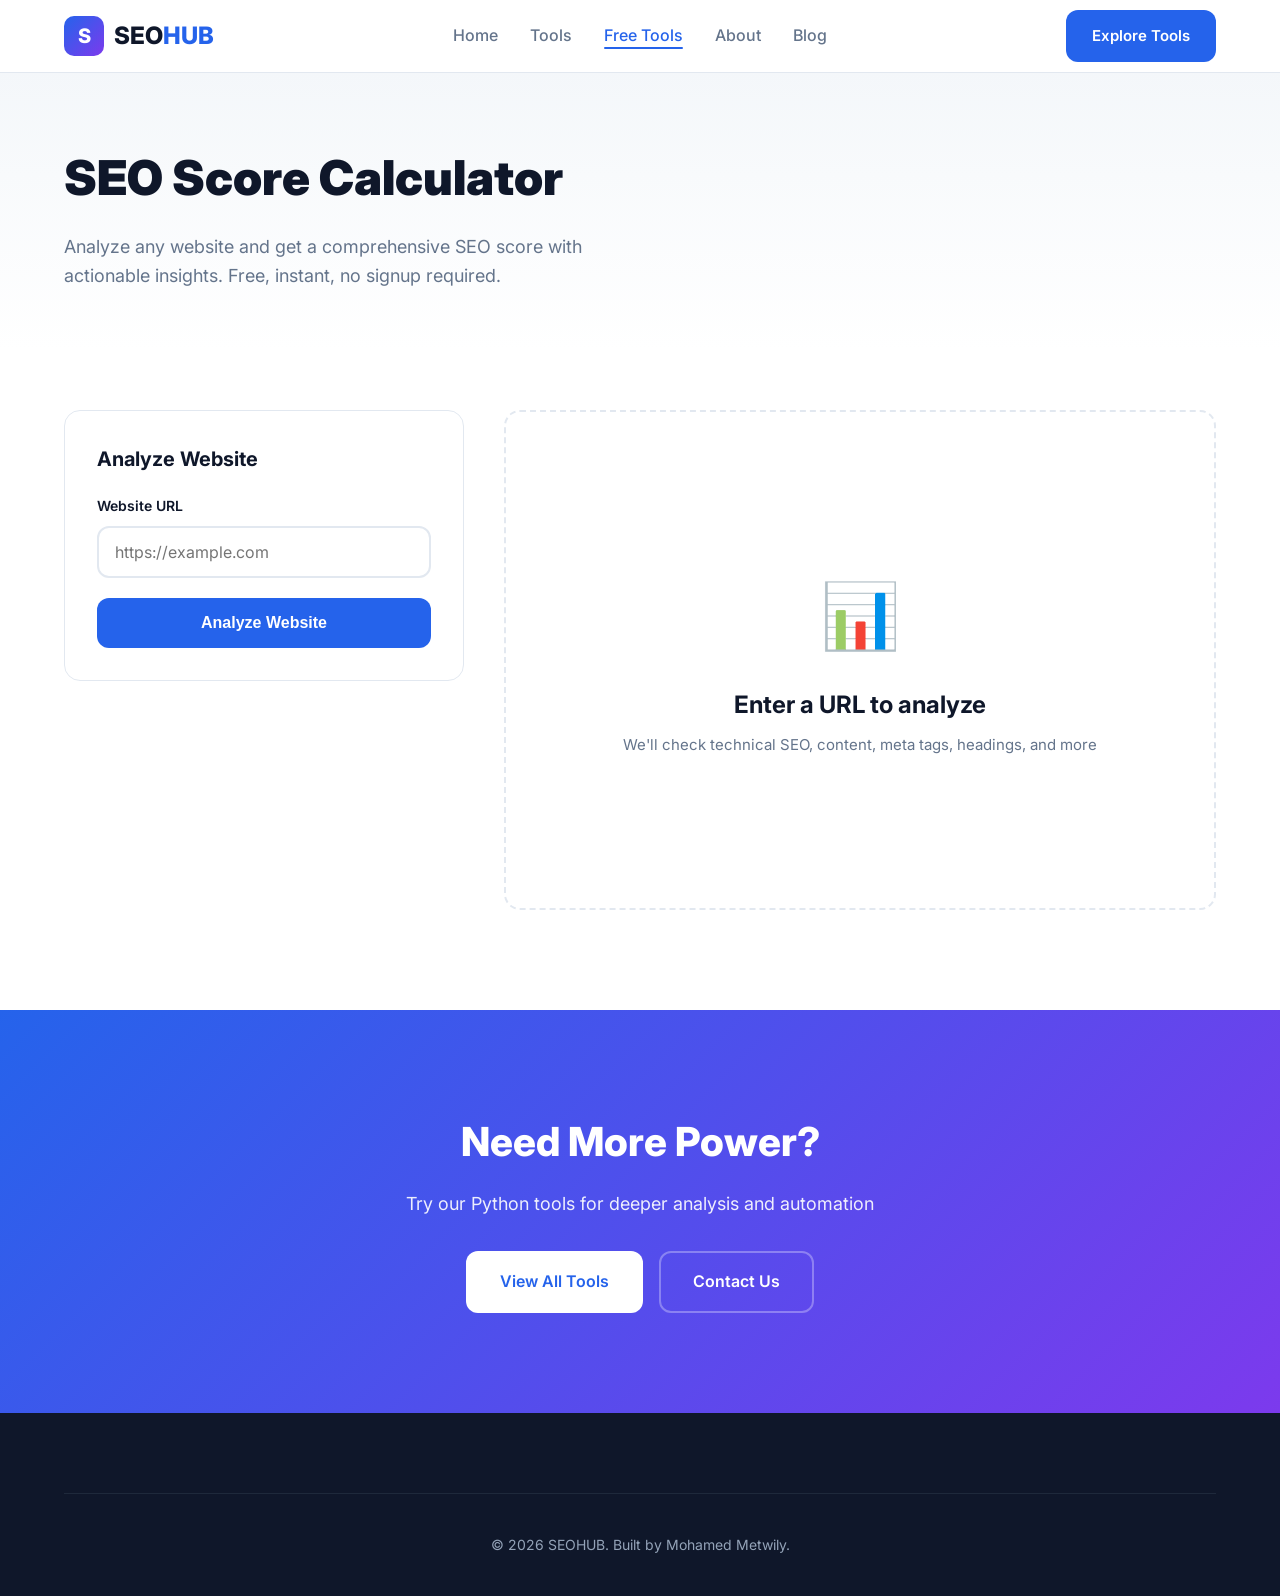
<file: tools/seo-score-calculator.html>
<!DOCTYPE html>
<html lang="en">
<head>
    <meta charset="UTF-8">
    <meta name="viewport" content="width=device-width, initial-scale=1.0">
    <title>Free SEO Score Calculator - SEOHUB</title>
    <meta name="description" content="Get a comprehensive SEO score for any website. Free online tool - no signup required.">
    <link href="https://fonts.googleapis.com/css2?family=Inter:wght@300;400;500;600;700;800;900&display=swap" rel="stylesheet">
    <link rel="stylesheet" href="../css/style.css">
    <style>
        .tool-hero { padding: 140px 0 60px; background: linear-gradient(180deg, var(--gray-5) 0%, var(--white) 100%); }
        .tool-hero h1 { font-size: 48px; font-weight: 900; margin-bottom: 16px; }
        .tool-hero p { font-size: 18px; color: var(--gray-1); max-width: 600px; }
        .tool-container { padding: 60px 0 100px; }
        .tool-layout { display: grid; grid-template-columns: 400px 1fr; gap: 40px; }
        .tool-sidebar { position: sticky; top: 100px; height: fit-content; }
        .tool-input-card { padding: 32px; background: var(--white); border: 1px solid var(--gray-4); border-radius: var(--radius-lg); }
        .tool-input-card h3 { font-size: 20px; font-weight: 700; margin-bottom: 20px; }
        .input-group { margin-bottom: 20px; }
        .input-group label { display: block; font-weight: 600; margin-bottom: 8px; font-size: 14px; }
        .input-group input {
            width: 100%;
            padding: 14px 16px;
            border: 2px solid var(--gray-4);
            border-radius: var(--radius);
            font-size: 16px;
            transition: var(--transition);
            font-family: inherit;
        }
        .input-group input:focus {
            outline: none;
            border-color: var(--primary);
            box-shadow: 0 0 0 4px rgba(37,99,235,0.1);
        }
        .analyze-btn {
            width: 100%;
            padding: 16px;
            background: var(--primary);
            color: white;
            border: none;
            border-radius: var(--radius);
            font-size: 16px;
            font-weight: 600;
            cursor: pointer;
            transition: var(--transition);
        }
        .analyze-btn:hover { background: var(--primary-dark); }
        .analyze-btn:disabled { background: var(--gray-3); cursor: not-allowed; }
        .results-area { min-height: 500px; }
        .results-placeholder {
            display: flex;
            flex-direction: column;
            align-items: center;
            justify-content: center;
            height: 500px;
            background: var(--white);
            border: 2px dashed var(--gray-4);
            border-radius: var(--radius-lg);
            text-align: center;
            color: var(--gray-1);
        }
        .results-placeholder .icon { font-size: 64px; margin-bottom: 20px; }
        .results-placeholder h3 { font-size: 24px; color: var(--dark); margin-bottom: 8px; }
        .results-placeholder p { font-size: 15px; }
        
        /* Results Styles */
        .results-card { display: none; background: var(--white); border: 1px solid var(--gray-4); border-radius: var(--radius-lg); overflow: hidden; }
        .results-header { padding: 32px; border-bottom: 1px solid var(--gray-4); display: flex; justify-content: space-between; align-items: center; }
        .results-url { font-size: 14px; color: var(--gray-1); }
        .results-score-badge { padding: 8px 20px; border-radius: 100px; font-size: 18px; font-weight: 800; }
        .score-excellent { background: rgba(16,185,129,0.1); color: var(--success); }
        .score-good { background: rgba(59,130,246,0.1); color: var(--primary); }
        .score-fair { background: rgba(245,158,11,0.1); color: var(--warning); }
        .score-poor { background: rgba(239,68,68,0.1); color: var(--danger); }
        
        .score-overview { padding: 32px; border-bottom: 1px solid var(--gray-4); }
        .score-circle-container { display: flex; align-items: center; gap: 40px; }
        .score-circle-lg { position: relative; width: 150px; height: 150px; flex-shrink: 0; }
        .score-circle-lg svg { width: 100%; height: 100%; transform: rotate(-90deg); }
        .score-bg-lg { fill: none; stroke: var(--gray-4); stroke-width: 10; }
        .score-fill-lg { fill: none; stroke-width: 10; stroke-linecap: round; stroke-dasharray: 377; transition: stroke-dashoffset 1s ease; }
        .score-text-lg { position: absolute; top: 50%; left: 50%; transform: translate(-50%, -50%); text-align: center; }
        .score-number-lg { display: block; font-size: 48px; font-weight: 900; }
        .score-label-lg { font-size: 14px; color: var(--gray-1); }
        .score-breakdown { flex: 1; }
        .breakdown-item { display: flex; justify-content: space-between; align-items: center; padding: 12px 0; border-bottom: 1px solid var(--gray-5); }
        .breakdown-item:last-child { border-bottom: none; }
        .breakdown-label { font-weight: 500; }
        .breakdown-score { font-weight: 700; }
        .breakdown-bar { width: 100px; height: 6px; background: var(--gray-4); border-radius: 3px; overflow: hidden; margin-left: 12px; }
        .breakdown-fill { height: 100%; border-radius: 3px; transition: width 0.5s ease; }
        
        .issues-section { padding: 32px; }
        .issues-section h3 { font-size: 20px; font-weight: 700; margin-bottom: 20px; }
        .issue-item { padding: 16px; margin-bottom: 12px; border-radius: var(--radius); display: flex; align-items: flex-start; gap: 12px; }
        .issue-critical { background: rgba(239,68,68,0.1); border-left: 4px solid var(--danger); }
        .issue-warning { background: rgba(245,158,11,0.1); border-left: 4px solid var(--warning); }
        .issue-pass { background: rgba(16,185,129,0.1); border-left: 4px solid var(--success); }
        .issue-icon { font-size: 20px; flex-shrink: 0; }
        .issue-content h4 { font-size: 15px; font-weight: 600; margin-bottom: 4px; }
        .issue-content p { font-size: 13px; color: var(--gray-1); }
        
        .meta-info { padding: 32px; border-top: 1px solid var(--gray-4); }
        .meta-grid { display: grid; grid-template-columns: repeat(2, 1fr); gap: 20px; }
        .meta-item { padding: 16px; background: var(--gray-5); border-radius: var(--radius); }
        .meta-item label { display: block; font-size: 12px; color: var(--gray-1); margin-bottom: 4px; text-transform: uppercase; letter-spacing: 0.5px; }
        .meta-item .value { font-weight: 600; font-size: 14px; }
        .meta-item .value.too-long { color: var(--warning); }
        .meta-item .value.missing { color: var(--danger); }
        .meta-item .value.good { color: var(--success); }
        
        .loading-spinner { display: none; text-align: center; padding: 60px; }
        .spinner { width: 48px; height: 48px; border: 4px solid var(--gray-4); border-top-color: var(--primary); border-radius: 50%; animation: spin 1s linear infinite; margin: 0 auto 16px; }
        @keyframes spin { to { transform: rotate(360deg); } }
        
        @media (max-width: 1024px) {
            .tool-layout { grid-template-columns: 1fr; }
            .tool-sidebar { position: static; }
            .score-circle-container { flex-direction: column; }
        }
    </style>
</head>
<body>
    <header class="header">
        <div class="container">
            <nav class="nav">
                <a href="../index.html" class="logo">
                    <span class="logo-icon">S</span>
                    <span class="logo-text">SEO<span class="logo-accent">HUB</span></span>
                </a>
                <ul class="nav-links">
                    <li><a href="../index.html">Home</a></li>
                    <li><a href="../tools.html">Tools</a></li>
                    <li><a href="seo-score-calculator.html" class="active">Free Tools</a></li>
                    <li><a href="../about.html">About</a></li>
                    <li><a href="../blog.html">Blog</a></li>
                </ul>
                <div class="nav-cta">
                    <a href="../tools.html" class="btn btn-primary">Explore Tools</a>
                </div>
                <button class="mobile-menu-btn" aria-label="Menu">
                    <span></span><span></span><span></span>
                </button>
            </nav>
        </div>
    </header>

    <section class="tool-hero">
        <div class="container">
            <h1>SEO Score Calculator</h1>
            <p>Analyze any website and get a comprehensive SEO score with actionable insights. Free, instant, no signup required.</p>
        </div>
    </section>

    <section class="tool-container">
        <div class="container">
            <div class="tool-layout">
                <div class="tool-sidebar">
                    <div class="tool-input-card">
                        <h3>Analyze Website</h3>
                        <div class="input-group">
                            <label for="url-input">Website URL</label>
                            <input type="url" id="url-input" placeholder="https://example.com" value="">
                        </div>
                        <button class="analyze-btn" id="analyze-btn" onclick="analyzeURL()">
                            Analyze Website
                        </button>
                    </div>
                </div>
                
                <div class="results-area">
                    <div class="results-placeholder" id="placeholder">
                        <div class="icon">📊</div>
                        <h3>Enter a URL to analyze</h3>
                        <p>We'll check technical SEO, content, meta tags, headings, and more</p>
                    </div>
                    
                    <div class="loading-spinner" id="loading">
                        <div class="spinner"></div>
                        <p>Analyzing website...</p>
                    </div>
                    
                    <div class="results-card" id="results">
                        <div class="results-header">
                            <span class="results-url" id="result-url"></span>
                            <span class="results-score-badge" id="result-badge"></span>
                        </div>
                        
                        <div class="score-overview">
                            <div class="score-circle-container">
                                <div class="score-circle-lg">
                                    <svg viewBox="0 0 100 100">
                                        <circle cx="50" cy="50" r="45" class="score-bg-lg"></circle>
                                        <circle cx="50" cy="50" r="45" class="score-fill-lg" id="score-circle"></circle>
                                    </svg>
                                    <div class="score-text-lg">
                                        <span class="score-number-lg" id="score-number">0</span>
                                        <span class="score-label-lg">Overall Score</span>
                                    </div>
                                </div>
                                <div class="score-breakdown" id="score-breakdown">
                                    <!-- Populated by JS -->
                                </div>
                            </div>
                        </div>
                        
                        <div class="meta-info" id="meta-info">
                            <!-- Populated by JS -->
                        </div>
                        
                        <div class="issues-section" id="issues-section">
                            <h3>Issues Found</h3>
                            <div id="issues-list">
                                <!-- Populated by JS -->
                            </div>
                        </div>
                    </div>
                </div>
            </div>
        </div>
    </section>

    <section class="cta-section">
        <div class="container">
            <h2>Need More Power?</h2>
            <p>Try our Python tools for deeper analysis and automation</p>
            <div class="cta-buttons">
                <a href="../tools.html" class="btn btn-white btn-lg">View All Tools</a>
                <a href="../about.html" class="btn btn-outline-white btn-lg">Contact Us</a>
            </div>
        </div>
    </section>

    <footer class="footer">
        <div class="container">
            <div class="footer-bottom">
                <p>&copy; 2026 SEOHUB. Built by Mohamed Metwily.</p>
            </div>
        </div>
    </footer>

    <script>
    // SEO Score Calculator - Client-side Analysis
    async function analyzeURL() {
        const urlInput = document.getElementById('url-input');
        const analyzeBtn = document.getElementById('analyze-btn');
        const placeholder = document.getElementById('placeholder');
        const loading = document.getElementById('loading');
        const results = document.getElementById('results');
        
        let url = urlInput.value.trim();
        if (!url) {
            alert('Please enter a URL');
            return;
        }
        
        // Add protocol if missing
        if (!url.startsWith('http://') && !url.startsWith('https://')) {
            url = 'https://' + url;
            urlInput.value = url;
        }
        
        // Validate URL
        try {
            new URL(url);
        } catch {
            alert('Please enter a valid URL');
            return;
        }
        
        // Show loading
        placeholder.style.display = 'none';
        loading.style.display = 'block';
        results.style.display = 'none';
        analyzeBtn.disabled = true;
        analyzeBtn.textContent = 'Analyzing...';
        
        try {
            // Use CORS proxy for fetching
            const proxyUrl = 'https://api.allorigins.win/raw?url=' + encodeURIComponent(url);
            const response = await fetch(proxyUrl);
            const html = await response.text();
            
            // Parse HTML
            const parser = new DOMParser();
            const doc = parser.parseFromString(html, 'text/html');
            
            // Analyze
            const analysis = analyzeDocument(doc, url);
            
            // Display results
            displayResults(analysis, url);
            
        } catch (error) {
            console.error('Error:', error);
            // Still show results with what we can detect
            const analysis = analyzeFromURL(url);
            displayResults(analysis, url);
        }
        
        loading.style.display = 'none';
        results.style.display = 'block';
        analyzeBtn.disabled = false;
        analyzeBtn.textContent = 'Analyze Website';
    }
    
    function analyzeDocument(doc, url) {
        let score = 0;
        const issues = [];
        const meta = {};
        
        // 1. Title Tag (15 points)
        const title = doc.querySelector('title');
        if (title && title.textContent.trim()) {
            const titleLen = title.textContent.trim().length;
            meta.title = { value: title.textContent.trim(), length: titleLen };
            if (titleLen >= 30 && titleLen <= 60) {
                score += 15;
                issues.push({ type: 'pass', title: 'Title tag optimized', desc: `Title is ${titleLen} characters (ideal: 30-60)` });
            } else if (titleLen < 30) {
                score += 8;
                issues.push({ type: 'warning', title: 'Title tag too short', desc: `Title is ${titleLen} characters. Aim for 30-60 characters.` });
            } else {
                score += 5;
                issues.push({ type: 'warning', title: 'Title tag too long', desc: `Title is ${titleLen} characters. Aim for 30-60 characters.` });
            }
        } else {
            meta.title = { value: 'Missing', length: 0 };
            issues.push({ type: 'critical', title: 'Missing title tag', desc: 'Every page needs a unique title tag (30-60 characters).' });
        }
        
        // 2. Meta Description (15 points)
        const metaDesc = doc.querySelector('meta[name="description"]');
        if (metaDesc && metaDesc.content) {
            const descLen = metaDesc.content.length;
            meta.description = { value: metaDesc.content, length: descLen };
            if (descLen >= 120 && descLen <= 160) {
                score += 15;
                issues.push({ type: 'pass', title: 'Meta description optimized', desc: `Description is ${descLen} characters (ideal: 120-160)` });
            } else if (descLen < 120) {
                score += 8;
                issues.push({ type: 'warning', title: 'Meta description too short', desc: `Description is ${descLen} characters. Aim for 120-160 characters.` });
            } else {
                score += 10;
                issues.push({ type: 'warning', title: 'Meta description too long', desc: `Description is ${descLen} characters. Aim for 120-160 characters.` });
            }
        } else {
            meta.description = { value: 'Missing', length: 0 };
            issues.push({ type: 'critical', title: 'Missing meta description', desc: 'Add a compelling meta description (120-160 characters).' });
        }
        
        // 3. H1 Tag (15 points)
        const h1s = doc.querySelectorAll('h1');
        meta.h1Count = h1s.length;
        if (h1s.length === 1) {
            score += 15;
            meta.h1Text = h1s[0].textContent.trim().substring(0, 100);
            issues.push({ type: 'pass', title: 'Single H1 tag found', desc: 'Perfect! One H1 per page is ideal.' });
        } else if (h1s.length === 0) {
            issues.push({ type: 'critical', title: 'Missing H1 tag', desc: 'Every page needs exactly one H1 tag.' });
        } else {
            score += 5;
            issues.push({ type: 'warning', title: 'Multiple H1 tags found', desc: `Found ${h1s.length} H1 tags. Use only one H1 per page.` });
        }
        
        // 4. Heading Structure (10 points)
        const h2s = doc.querySelectorAll('h2');
        const h3s = doc.querySelectorAll('h3');
        meta.h2Count = h2s.length;
        meta.h3Count = h3s.length;
        if (h2s.length >= 2 && h2s.length <= 10) {
            score += 10;
            issues.push({ type: 'pass', title: 'Good heading structure', desc: `Found ${h2s.length} H2 tags and ${h3s.length} H3 tags.` });
        } else if (h2s.length === 0) {
            issues.push({ type: 'warning', title: 'No H2 tags found', desc: 'Add H2 tags to structure your content.' });
        } else {
            score += 5;
        }
        
        // 5. Images with Alt Text (10 points)
        const images = doc.querySelectorAll('img');
        meta.totalImages = images.length;
        let imagesWithAlt = 0;
        images.forEach(img => {
            if (img.alt && img.alt.trim()) imagesWithAlt++;
        });
        meta.imagesWithAlt = imagesWithAlt;
        
        if (images.length === 0) {
            score += 5;
            issues.push({ type: 'warning', title: 'No images found', desc: 'Add relevant images to improve engagement.' });
        } else if (imagesWithAlt === images.length) {
            score += 10;
            issues.push({ type: 'pass', title: 'All images have alt text', desc: `${images.length}/${images.length} images have alt text.` });
        } else {
            score += Math.round((imagesWithAlt / images.length) * 10);
            issues.push({ type: 'warning', title: 'Some images missing alt text', desc: `${imagesWithAlt}/${images.length} images have alt text.` });
        }
        
        // 6. Open Graph Tags (10 points)
        const ogTitle = doc.querySelector('meta[property="og:title"]');
        const ogDesc = doc.querySelector('meta[property="og:description"]');
        const ogImage = doc.querySelector('meta[property="og:image"]');
        let ogScore = 0;
        if (ogTitle) ogScore += 3;
        if (ogDesc) ogScore += 3;
        if (ogImage) ogScore += 4;
        score += ogScore;
        meta.ogTags = { title: !!ogTitle, description: !!ogDesc, image: !!ogImage };
        
        if (ogScore === 10) {
            issues.push({ type: 'pass', title: 'Open Graph tags complete', desc: 'All OG tags present for social sharing.' });
        } else if (ogScore === 0) {
            issues.push({ type: 'warning', title: 'No Open Graph tags', desc: 'Add OG tags for better social media sharing.' });
        } else {
            issues.push({ type: 'warning', title: 'Incomplete Open Graph tags', desc: 'Add missing OG tags for better social sharing.' });
        }
        
        // 7. Canonical Tag (5 points)
        const canonical = doc.querySelector('link[rel="canonical"]');
        if (canonical) {
            score += 5;
            issues.push({ type: 'pass', title: 'Canonical tag present', desc: 'Good! Canonical tags prevent duplicate content issues.' });
        } else {
            issues.push({ type: 'warning', title: 'No canonical tag', desc: 'Add a canonical tag to prevent duplicate content.' });
        }
        
        // 8. Language Tag (5 points)
        const lang = doc.querySelector('html').getAttribute('lang');
        if (lang) {
            score += 5;
            meta.language = lang;
            issues.push({ type: 'pass', title: 'Language attribute set', desc: `Language: ${lang}` });
        } else {
            issues.push({ type: 'warning', title: 'No language attribute', desc: 'Add lang attribute to HTML tag.' });
        }
        
        // 9. Robots Meta (5 points)
        const robots = doc.querySelector('meta[name="robots"]');
        if (robots) {
            score += 5;
            meta.robots = robots.content;
        } else {
            meta.robots = 'Not set (defaults to index, follow)';
        }
        
        // 10. Word Count (10 points)
        const bodyText = doc.body ? doc.body.textContent : '';
        const wordCount = bodyText.split(/\s+/).filter(w => w.length > 0).length;
        meta.wordCount = wordCount;
        if (wordCount >= 300) {
            score += 10;
            issues.push({ type: 'pass', title: 'Good content length', desc: `${wordCount} words found.` });
        } else if (wordCount >= 100) {
            score += 5;
            issues.push({ type: 'warning', title: 'Content could be longer', desc: `${wordCount} words. Aim for 300+ words.` });
        } else {
            issues.push({ type: 'critical', title: 'Very thin content', desc: `Only ${wordCount} words. Add more valuable content.` });
        }
        
        return { score: Math.min(score, 100), issues, meta };
    }
    
    function analyzeFromURL(url) {
        // Basic analysis from URL only
        let score = 30;
        const issues = [];
        const meta = {};
        
        try {
            const urlObj = new URL(url);
            meta.domain = urlObj.hostname;
            
            // Check HTTPS
            if (urlObj.protocol === 'https:') {
                score += 10;
                issues.push({ type: 'pass', title: 'HTTPS enabled', desc: 'Site uses secure connection.' });
            } else {
                issues.push({ type: 'critical', title: 'No HTTPS', desc: 'Site should use HTTPS for security.' });
            }
            
            // Check URL structure
            if (urlObj.pathname.length < 75) {
                score += 5;
            }
            
        } catch {}
        
        issues.push({ type: 'warning', title: 'Limited analysis', desc: 'Full analysis requires server access. Try our Python tools for complete audit.' });
        
        return { score, issues, meta };
    }
    
    function displayResults(analysis, url) {
        const { score, issues, meta } = analysis;
        
        // Set URL
        document.getElementById('result-url').textContent = url;
        
        // Set score badge
        const badge = document.getElementById('result-badge');
        badge.textContent = `Score: ${score}/100`;
        badge.className = 'results-score-badge ' + getScoreClass(score);
        
        // Animate score circle
        const circle = document.getElementById('score-circle');
        const circumference = 283;
        const offset = circumference - (score / 100) * circumference;
        circle.style.strokeDashoffset = offset;
        circle.style.stroke = getScoreColor(score);
        
        // Set score number
        document.getElementById('score-number').textContent = score;
        document.getElementById('score-number').style.color = getScoreColor(score);
        
        // Breakdown
        const breakdown = document.getElementById('score-breakdown');
        const categories = [
            { name: 'Title Tag', score: meta.title ? (meta.title.length >= 30 && meta.title.length <= 60 ? 15 : 8) : 0, max: 15 },
            { name: 'Meta Description', score: meta.description ? (meta.description.length >= 120 && meta.description.length <= 160 ? 15 : 8) : 0, max: 15 },
            { name: 'H1 Tag', score: meta.h1Count === 1 ? 15 : 0, max: 15 },
            { name: 'Headings', score: meta.h2Count >= 2 ? 10 : 5, max: 10 },
            { name: 'Images Alt', score: meta.totalImages > 0 ? Math.round((meta.imagesWithAlt / meta.totalImages) * 10) : 5, max: 10 },
            { name: 'Open Graph', score: meta.ogTags ? (meta.ogTags.title ? 3 : 0) + (meta.ogTags.description ? 3 : 0) + (meta.ogTags.image ? 4 : 0) : 0, max: 10 },
        ];
        
        breakdown.innerHTML = categories.map(cat => `
            <div class="breakdown-item">
                <span class="breakdown-label">${cat.name}</span>
                <div style="display:flex;align-items:center;gap:8px;">
                    <span class="breakdown-score" style="color:${getScoreColor(cat.score/cat.max*100)}">${cat.score}/${cat.max}</span>
                    <div class="breakdown-bar">
                        <div class="breakdown-fill" style="width:${(cat.score/cat.max)*100}%;background:${getScoreColor(cat.score/cat.max*100)}"></div>
                    </div>
                </div>
            </div>
        `).join('');
        
        // Meta info
        const metaInfo = document.getElementById('meta-info');
        metaInfo.innerHTML = `
            <div class="meta-grid">
                <div class="meta-item">
                    <label>Title Tag</label>
                    <div class="value ${meta.title ? (meta.title.length > 60 ? 'too-long' : meta.title.length < 30 ? 'too-long' : 'good') : 'missing'}">
                        ${meta.title ? meta.title.value.substring(0, 80) + (meta.title.value.length > 80 ? '...' : '') : 'Missing'}
                        ${meta.title ? ` (${meta.title.length} chars)` : ''}
                    </div>
                </div>
                <div class="meta-item">
                    <label>Meta Description</label>
                    <div class="value ${meta.description ? (meta.description.length > 160 ? 'too-long' : meta.description.length < 120 ? 'too-long' : 'good') : 'missing'}">
                        ${meta.description ? meta.description.value.substring(0, 100) + (meta.description.value.length > 100 ? '...' : '') : 'Missing'}
                        ${meta.description ? ` (${meta.description.length} chars)` : ''}
                    </div>
                </div>
                <div class="meta-item">
                    <label>H1 Tags</label>
                    <div class="value ${meta.h1Count === 1 ? 'good' : 'too-long'}">
                        ${meta.h1Count || 0} found
                        ${meta.h1Text ? `: "${meta.h1Text.substring(0, 50)}..."` : ''}
                    </div>
                </div>
                <div class="meta-item">
                    <label>Word Count</label>
                    <div class="value ${meta.wordCount >= 300 ? 'good' : meta.wordCount >= 100 ? 'too-long' : 'missing'}">
                        ${meta.wordCount || 0} words
                    </div>
                </div>
                <div class="meta-item">
                    <label>Images</label>
                    <div class="value">${meta.totalImages || 0} total, ${meta.imagesWithAlt || 0} with alt text</div>
                </div>
                <div class="meta-item">
                    <label>Language</label>
                    <div class="value">${meta.language || 'Not set'}</div>
                </div>
            </div>
        `;
        
        // Issues
        const issuesList = document.getElementById('issues-list');
        issuesList.innerHTML = issues.map(issue => `
            <div class="issue-item issue-${issue.type}">
                <span class="issue-icon">${issue.type === 'pass' ? '✅' : issue.type === 'warning' ? '⚠️' : '❌'}</span>
                <div class="issue-content">
                    <h4>${issue.title}</h4>
                    <p>${issue.desc}</p>
                </div>
            </div>
        `).join('');
    }
    
    function getScoreClass(score) {
        if (score >= 80) return 'score-excellent';
        if (score >= 60) return 'score-good';
        if (score >= 40) return 'score-fair';
        return 'score-poor';
    }
    
    function getScoreColor(score) {
        if (score >= 80) return '#10b981';
        if (score >= 60) return '#2563eb';
        if (score >= 40) return '#f59e0b';
        return '#ef4444';
    }
    
    // Mobile menu
    document.querySelector('.mobile-menu-btn')?.addEventListener('click', function() {
        document.querySelector('.nav-links').classList.toggle('active');
    });
    </script>
</body>
</html>
</file>
<file: css/style.css>
/* ============================================
   SEOHUB - Professional SEO Tools Website
   Design System: Modern, Clean, Professional
   ============================================ */

/* Reset & Base */
*, *::before, *::after { box-sizing: border-box; margin: 0; padding: 0; }

:root {
    --primary: #2563eb;
    --primary-dark: #1d4ed8;
    --primary-light: #3b82f6;
    --accent: #10b981;
    --accent-dark: #059669;
    --dark: #0f172a;
    --dark-2: #1e293b;
    --dark-3: #334155;
    --gray-1: #64748b;
    --gray-2: #94a3b8;
    --gray-3: #cbd5e1;
    --gray-4: #e2e8f0;
    --gray-5: #f1f5f9;
    --white: #ffffff;
    --danger: #ef4444;
    --warning: #f59e0b;
    --success: #10b981;
    --gradient-1: linear-gradient(135deg, #2563eb 0%, #7c3aed 100%);
    --gradient-2: linear-gradient(135deg, #10b981 0%, #06b6d4 100%);
    --shadow-sm: 0 1px 2px rgba(0,0,0,0.05);
    --shadow: 0 4px 6px -1px rgba(0,0,0,0.1), 0 2px 4px -2px rgba(0,0,0,0.1);
    --shadow-lg: 0 10px 15px -3px rgba(0,0,0,0.1), 0 4px 6px -4px rgba(0,0,0,0.1);
    --shadow-xl: 0 20px 25px -5px rgba(0,0,0,0.1), 0 8px 10px -6px rgba(0,0,0,0.1);
    --radius: 12px;
    --radius-lg: 16px;
    --radius-xl: 24px;
    --transition: all 0.3s ease;
}

html { scroll-behavior: smooth; }

body {
    font-family: 'Inter', -apple-system, BlinkMacSystemFont, sans-serif;
    font-size: 16px;
    line-height: 1.6;
    color: var(--dark);
    background: var(--white);
    -webkit-font-smoothing: antialiased;
}

.container {
    max-width: 1200px;
    margin: 0 auto;
    padding: 0 24px;
}

a { text-decoration: none; color: inherit; transition: var(--transition); }
ul { list-style: none; }

/* ============================================
   HEADER
   ============================================ */
.header {
    position: fixed;
    top: 0;
    left: 0;
    right: 0;
    z-index: 1000;
    background: rgba(255,255,255,0.95);
    backdrop-filter: blur(10px);
    border-bottom: 1px solid var(--gray-4);
}

.nav {
    display: flex;
    align-items: center;
    justify-content: space-between;
    height: 72px;
}

.logo {
    display: flex;
    align-items: center;
    gap: 10px;
    font-size: 24px;
    font-weight: 800;
}

.logo-icon {
    width: 40px;
    height: 40px;
    background: var(--gradient-1);
    color: white;
    border-radius: 10px;
    display: flex;
    align-items: center;
    justify-content: center;
    font-size: 20px;
}

.logo-text { color: var(--dark); }
.logo-accent { color: var(--primary); }

.nav-links {
    display: flex;
    gap: 32px;
}

.nav-links a {
    font-weight: 500;
    color: var(--gray-1);
    position: relative;
}

.nav-links a:hover,
.nav-links a.active { color: var(--primary); }

.nav-links a.active::after {
    content: '';
    position: absolute;
    bottom: -4px;
    left: 0;
    right: 0;
    height: 2px;
    background: var(--primary);
    border-radius: 2px;
}

.nav-cta { display: flex; gap: 12px; }

.mobile-menu-btn {
    display: none;
    flex-direction: column;
    gap: 5px;
    background: none;
    border: none;
    cursor: pointer;
    padding: 8px;
}

.mobile-menu-btn span {
    width: 24px;
    height: 2px;
    background: var(--dark);
    border-radius: 2px;
    transition: var(--transition);
}

/* ============================================
   BUTTONS
   ============================================ */
.btn {
    display: inline-flex;
    align-items: center;
    justify-content: center;
    gap: 8px;
    padding: 12px 24px;
    font-weight: 600;
    font-size: 15px;
    border-radius: var(--radius);
    cursor: pointer;
    transition: var(--transition);
    border: 2px solid transparent;
}

.btn-primary {
    background: var(--primary);
    color: white;
}

.btn-primary:hover {
    background: var(--primary-dark);
    transform: translateY(-2px);
    box-shadow: var(--shadow-lg);
}

.btn-outline {
    background: transparent;
    color: var(--primary);
    border-color: var(--primary);
}

.btn-outline:hover {
    background: var(--primary);
    color: white;
}

.btn-white {
    background: white;
    color: var(--primary);
}

.btn-white:hover {
    background: var(--gray-5);
    transform: translateY(-2px);
}

.btn-outline-white {
    background: transparent;
    color: white;
    border-color: rgba(255,255,255,0.3);
}

.btn-outline-white:hover {
    background: rgba(255,255,255,0.1);
    border-color: white;
}

.btn-lg { padding: 16px 32px; font-size: 16px; }
.btn-sm { padding: 8px 16px; font-size: 14px; }

/* ============================================
   HERO
   ============================================ */
.hero {
    padding: 160px 0 100px;
    background: linear-gradient(180deg, var(--gray-5) 0%, var(--white) 100%);
    overflow: hidden;
}

.hero .container {
    display: grid;
    grid-template-columns: 1fr 1fr;
    gap: 60px;
    align-items: center;
}

.hero-badge {
    display: inline-block;
    padding: 8px 16px;
    background: rgba(37,99,235,0.1);
    color: var(--primary);
    border-radius: 100px;
    font-size: 14px;
    font-weight: 600;
    margin-bottom: 24px;
}

.hero h1 {
    font-size: 56px;
    font-weight: 900;
    line-height: 1.1;
    letter-spacing: -0.02em;
    margin-bottom: 24px;
}

.gradient-text {
    background: var(--gradient-1);
    -webkit-background-clip: text;
    -webkit-text-fill-color: transparent;
    background-clip: text;
}

.hero-subtitle {
    font-size: 20px;
    color: var(--gray-1);
    margin-bottom: 32px;
    max-width: 500px;
}

.hero-cta {
    display: flex;
    gap: 16px;
    margin-bottom: 48px;
}

.hero-stats {
    display: flex;
    gap: 48px;
}

.stat { text-align: left; }
.stat-number {
    display: block;
    font-size: 32px;
    font-weight: 800;
    color: var(--dark);
}
.stat-label {
    font-size: 14px;
    color: var(--gray-1);
}

/* Code Block */
.code-block {
    background: var(--dark);
    border-radius: var(--radius-lg);
    overflow: hidden;
    box-shadow: var(--shadow-xl);
}

.code-header {
    display: flex;
    align-items: center;
    gap: 8px;
    padding: 16px 20px;
    background: var(--dark-2);
}

.dot {
    width: 12px;
    height: 12px;
    border-radius: 50%;
}
.dot.red { background: #ef4444; }
.dot.yellow { background: #f59e0b; }
.dot.green { background: #10b981; }

.code-title {
    margin-left: auto;
    color: var(--gray-2);
    font-size: 13px;
    font-family: 'Fira Code', monospace;
}

.code-content {
    padding: 24px;
    font-family: 'Fira Code', 'Consolas', monospace;
    font-size: 14px;
    line-height: 1.8;
    color: #e2e8f0;
    overflow-x: auto;
}

.keyword { color: #c084fc; }
.function { color: #60a5fa; }
.string { color: #34d399; }
.comment { color: #64748b; }

/* ============================================
   FEATURES
   ============================================ */
.features {
    padding: 100px 0;
}

.section-header {
    text-align: center;
    margin-bottom: 60px;
}

.section-header h2 {
    font-size: 40px;
    font-weight: 800;
    margin-bottom: 16px;
    letter-spacing: -0.02em;
}

.section-header p {
    font-size: 18px;
    color: var(--gray-1);
    max-width: 500px;
    margin: 0 auto;
}

.features-grid {
    display: grid;
    grid-template-columns: repeat(3, 1fr);
    gap: 32px;
}

.feature-card {
    padding: 32px;
    background: var(--white);
    border: 1px solid var(--gray-4);
    border-radius: var(--radius-lg);
    transition: var(--transition);
}

.feature-card:hover {
    border-color: var(--primary);
    box-shadow: var(--shadow-lg);
    transform: translateY(-4px);
}

.feature-icon {
    width: 56px;
    height: 56px;
    background: rgba(37,99,235,0.1);
    color: var(--primary);
    border-radius: var(--radius);
    display: flex;
    align-items: center;
    justify-content: center;
    margin-bottom: 20px;
}

.feature-card h3 {
    font-size: 20px;
    font-weight: 700;
    margin-bottom: 12px;
}

.feature-card p {
    color: var(--gray-1);
    font-size: 15px;
}

/* ============================================
   TOOLS PREVIEW
   ============================================ */
.tools-preview {
    padding: 100px 0;
    background: var(--gray-5);
}

.tools-categories {
    display: flex;
    justify-content: center;
    gap: 12px;
    margin-bottom: 48px;
    flex-wrap: wrap;
}

.category-btn {
    padding: 10px 20px;
    background: var(--white);
    border: 1px solid var(--gray-4);
    border-radius: 100px;
    font-weight: 500;
    color: var(--gray-1);
    cursor: pointer;
    transition: var(--transition);
}

.category-btn:hover,
.category-btn.active {
    background: var(--primary);
    color: white;
    border-color: var(--primary);
}

.tools-grid {
    display: grid;
    grid-template-columns: repeat(4, 1fr);
    gap: 24px;
    margin-bottom: 48px;
}

.tool-card {
    padding: 24px;
    background: var(--white);
    border: 1px solid var(--gray-4);
    border-radius: var(--radius);
    transition: var(--transition);
    cursor: pointer;
    text-decoration: none;
    color: inherit;
    display: flex;
    flex-direction: column;
}

.tool-card:hover {
    border-color: var(--primary);
    box-shadow: var(--shadow);
    transform: translateY(-2px);
}

.tool-card.online-tool {
    border: 2px solid var(--primary);
    background: linear-gradient(135deg, rgba(37,99,235,0.03) 0%, rgba(124,58,237,0.03) 100%);
}

.tool-card.online-tool:hover {
    border-color: var(--accent);
    box-shadow: 0 0 0 4px rgba(16,185,129,0.1);
    background: linear-gradient(135deg, rgba(37,99,235,0.06) 0%, rgba(124,58,237,0.06) 100%);
}

.tool-card.python-tool {
    opacity: 0.85;
}

.tool-card.python-tool:hover {
    opacity: 1;
    border-color: var(--gray-2);
}

.tool-icon {
    width: 48px;
    height: 48px;
    background: var(--gray-5);
    border-radius: var(--radius);
    display: flex;
    align-items: center;
    justify-content: center;
    font-size: 24px;
    margin-bottom: 16px;
}

.tool-card.online-tool .tool-icon {
    background: rgba(37,99,235,0.1);
}

.tool-card h3 {
    font-size: 16px;
    font-weight: 600;
    margin-bottom: 8px;
}

.tool-card p {
    font-size: 14px;
    color: var(--gray-1);
    margin-bottom: 16px;
    flex: 1;
}

.tool-footer {
    display: flex;
    justify-content: space-between;
    align-items: center;
}

.tool-tag {
    display: inline-block;
    padding: 4px 10px;
    border-radius: 100px;
    font-size: 12px;
    font-weight: 500;
}

.tool-tag.online {
    background: rgba(16,185,129,0.1);
    color: var(--accent);
}

.tool-tag.python {
    background: var(--gray-5);
    color: var(--gray-1);
}

.tool-arrow {
    font-size: 18px;
    transition: var(--transition);
}

.tool-card.online-tool:hover .tool-arrow {
    transform: translateX(4px);
    color: var(--accent);
}

.tools-cta { text-align: center; }

/* ============================================
   FREE TOOLS
   ============================================ */
.free-tools {
    padding: 100px 0;
}

.free-tools-grid {
    display: grid;
    grid-template-columns: repeat(4, 1fr);
    gap: 24px;
}

.free-tool-card {
    padding: 32px 24px;
    background: var(--white);
    border: 2px solid var(--gray-4);
    border-radius: var(--radius-lg);
    text-align: center;
    transition: var(--transition);
    position: relative;
}

.free-tool-card:hover {
    border-color: var(--primary);
    box-shadow: var(--shadow-lg);
    transform: translateY(-4px);
}

.free-tool-icon {
    font-size: 48px;
    margin-bottom: 20px;
}

.free-tool-card h3 {
    font-size: 18px;
    font-weight: 700;
    margin-bottom: 12px;
}

.free-tool-card p {
    font-size: 14px;
    color: var(--gray-1);
    margin-bottom: 16px;
}

.free-badge {
    display: inline-block;
    padding: 6px 12px;
    background: rgba(16,185,129,0.1);
    color: var(--accent);
    border-radius: 100px;
    font-size: 12px;
    font-weight: 600;
}

/* ============================================
   CASE STUDY
   ============================================ */
.case-study {
    padding: 100px 0;
    background: var(--dark);
    color: white;
}

.case-study .container {
    display: grid;
    grid-template-columns: 1fr 1fr;
    gap: 80px;
    align-items: center;
}

.case-study-badge {
    display: inline-block;
    padding: 6px 14px;
    background: rgba(37,99,235,0.2);
    color: var(--primary-light);
    border-radius: 100px;
    font-size: 13px;
    font-weight: 600;
    margin-bottom: 20px;
}

.case-study h2 {
    font-size: 36px;
    font-weight: 800;
    margin-bottom: 20px;
    line-height: 1.2;
}

.case-study p {
    color: var(--gray-2);
    font-size: 16px;
    margin-bottom: 32px;
}

.case-study-results {
    display: flex;
    gap: 40px;
    margin-bottom: 32px;
}

.result { text-align: center; }
.result-score {
    display: block;
    font-size: 48px;
    font-weight: 900;
    color: var(--primary-light);
}
.result-label {
    font-size: 14px;
    color: var(--gray-2);
}

/* Score Circle */
.score-circle {
    position: relative;
    width: 250px;
    height: 250px;
    margin: 0 auto;
}

.score-circle svg {
    width: 100%;
    height: 100%;
    transform: rotate(-90deg);
}

.score-bg {
    fill: none;
    stroke: var(--dark-2);
    stroke-width: 8;
}

.score-fill {
    fill: none;
    stroke: var(--primary);
    stroke-width: 8;
    stroke-linecap: round;
    stroke-dasharray: 283;
    transition: stroke-dashoffset 1s ease;
}

.score-text {
    position: absolute;
    top: 50%;
    left: 50%;
    transform: translate(-50%, -50%);
    text-align: center;
}

.score-number {
    display: block;
    font-size: 56px;
    font-weight: 900;
    color: white;
}

.score-grade {
    font-size: 18px;
    color: var(--primary-light);
    font-weight: 600;
}

/* ============================================
   CTA SECTION
   ============================================ */
.cta-section {
    padding: 100px 0;
    background: var(--gradient-1);
    color: white;
    text-align: center;
}

.cta-section h2 {
    font-size: 40px;
    font-weight: 800;
    margin-bottom: 16px;
}

.cta-section p {
    font-size: 18px;
    opacity: 0.9;
    margin-bottom: 32px;
}

.cta-buttons {
    display: flex;
    justify-content: center;
    gap: 16px;
}

/* ============================================
   FOOTER
   ============================================ */
.footer {
    padding: 80px 0 40px;
    background: var(--dark);
    color: white;
}

.footer-grid {
    display: grid;
    grid-template-columns: 2fr 1fr 1fr 1fr;
    gap: 60px;
    margin-bottom: 60px;
}

.footer-brand p {
    color: var(--gray-2);
    margin: 20px 0;
    max-width: 300px;
}

.social-links {
    display: flex;
    gap: 12px;
}

.social-links a {
    width: 40px;
    height: 40px;
    background: var(--dark-2);
    border-radius: 10px;
    display: flex;
    align-items: center;
    justify-content: center;
    color: var(--gray-2);
    transition: var(--transition);
}

.social-links a:hover {
    background: var(--primary);
    color: white;
}

.footer-links h4 {
    font-size: 16px;
    font-weight: 700;
    margin-bottom: 20px;
}

.footer-links ul { display: flex; flex-direction: column; gap: 12px; }

.footer-links a {
    color: var(--gray-2);
    font-size: 14px;
}

.footer-links a:hover { color: white; }

.footer-bottom {
    padding-top: 40px;
    border-top: 1px solid var(--dark-2);
    text-align: center;
}

.footer-bottom p {
    color: var(--gray-2);
    font-size: 14px;
}

/* ============================================
   RESPONSIVE
   ============================================ */
@media (max-width: 1024px) {
    .hero .container { grid-template-columns: 1fr; }
    .hero-visual { display: none; }
    .hero h1 { font-size: 44px; }
    .features-grid { grid-template-columns: repeat(2, 1fr); }
    .tools-grid { grid-template-columns: repeat(2, 1fr); }
    .free-tools-grid { grid-template-columns: repeat(2, 1fr); }
    .case-study .container { grid-template-columns: 1fr; }
    .footer-grid { grid-template-columns: repeat(2, 1fr); }
}

@media (max-width: 768px) {
    .nav-links { display: none; }
    .nav-cta { display: none; }
    .mobile-menu-btn { display: flex; }
    .hero { padding: 120px 0 60px; }
    .hero h1 { font-size: 36px; }
    .hero-subtitle { font-size: 18px; }
    .hero-cta { flex-direction: column; }
    .hero-stats { flex-direction: column; gap: 24px; }
    .features-grid { grid-template-columns: 1fr; }
    .tools-grid { grid-template-columns: 1fr; }
    .free-tools-grid { grid-template-columns: 1fr; }
    .section-header h2 { font-size: 32px; }
    .cta-section h2 { font-size: 32px; }
    .cta-buttons { flex-direction: column; }
    .footer-grid { grid-template-columns: 1fr; gap: 40px; }
}

/* ============================================
   UTILITY CLASSES
   ============================================ */
.text-center { text-align: center; }
.text-primary { color: var(--primary); }
.text-accent { color: var(--accent); }
.mb-0 { margin-bottom: 0; }
.mt-0 { margin-top: 0; }
</file>
